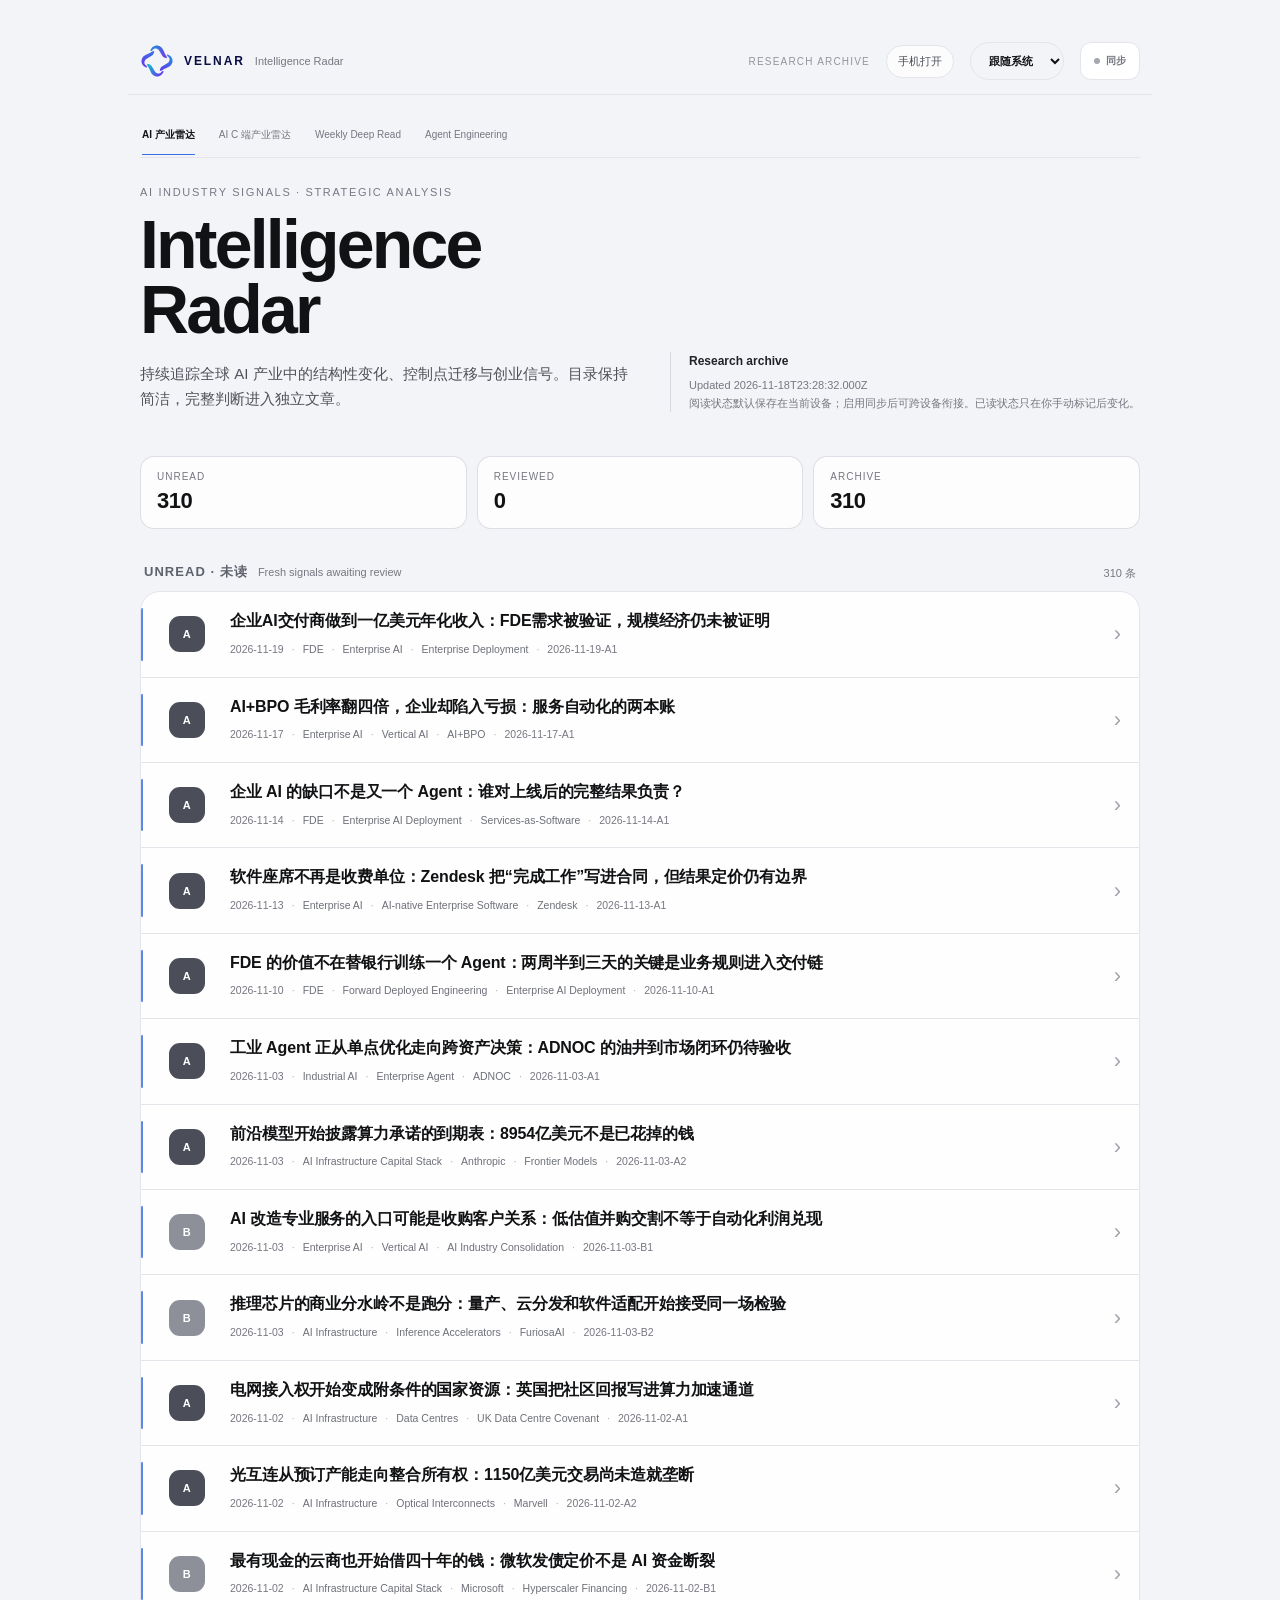
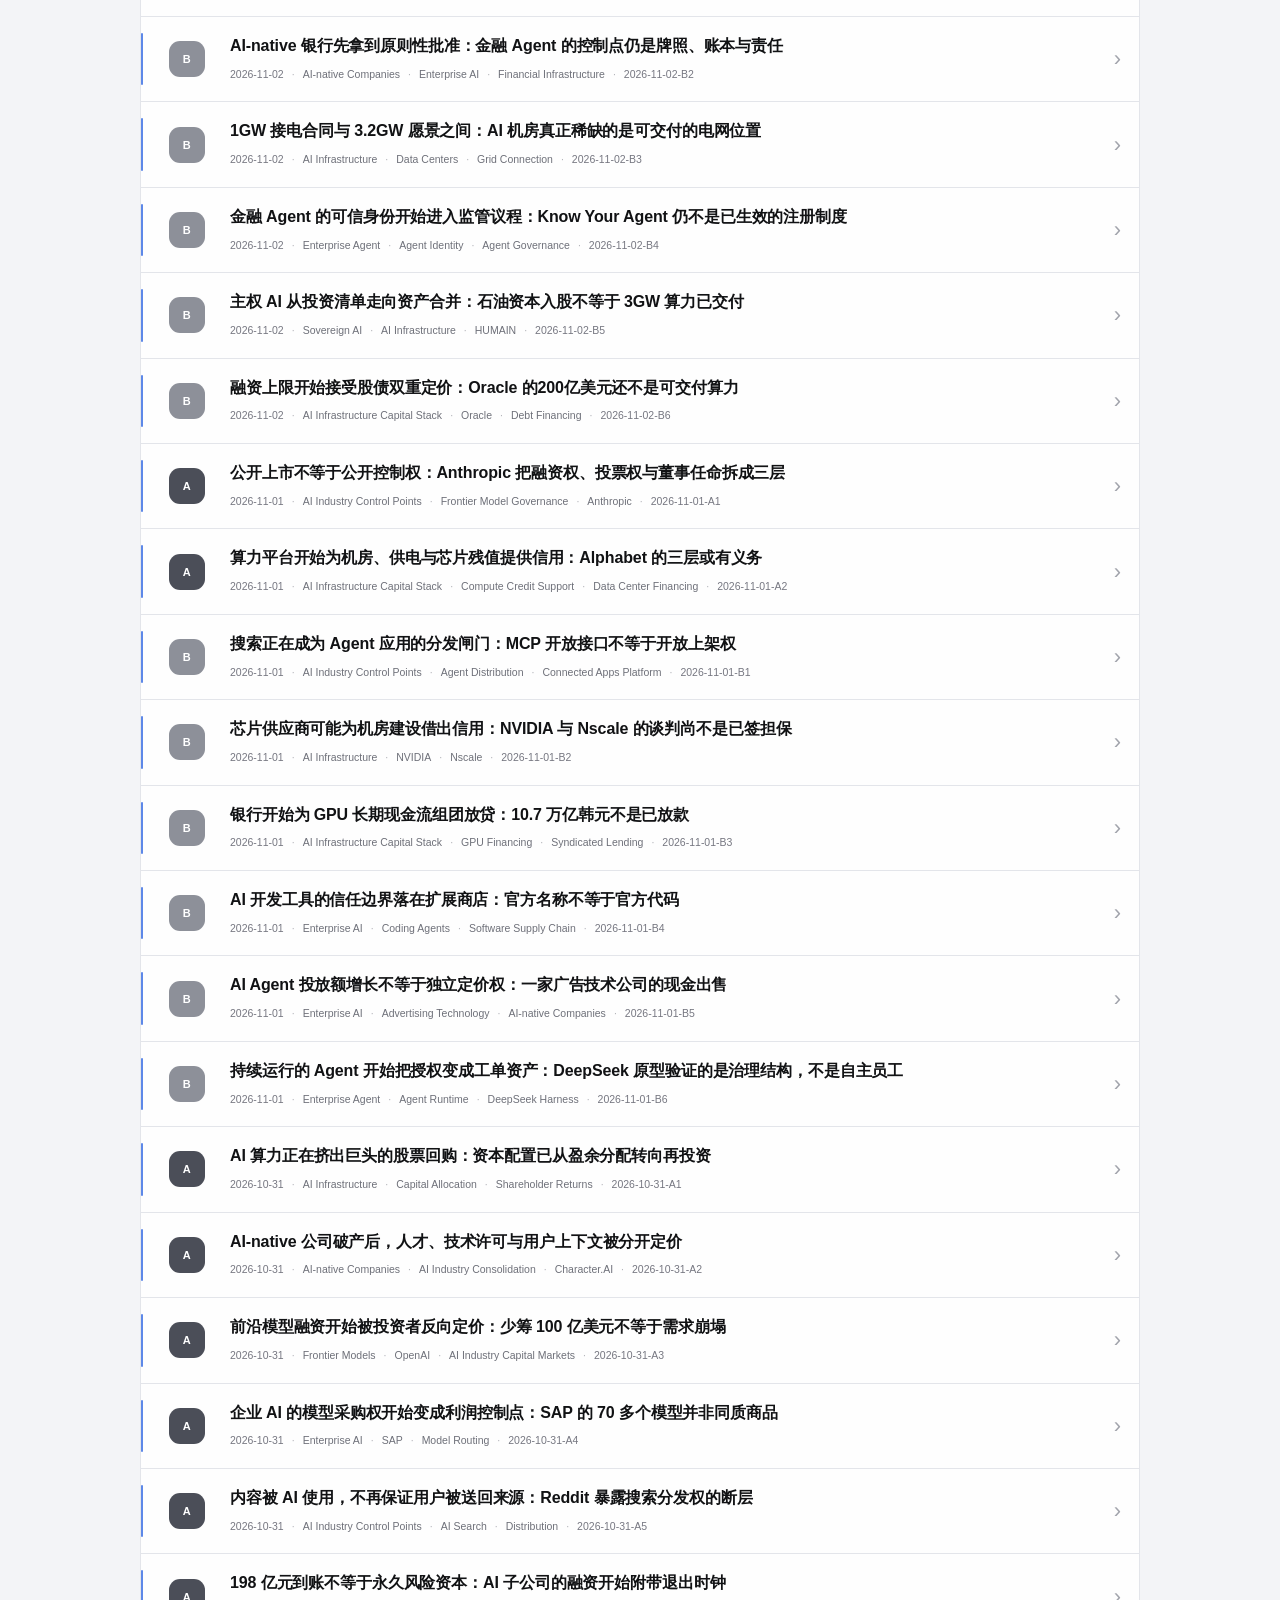
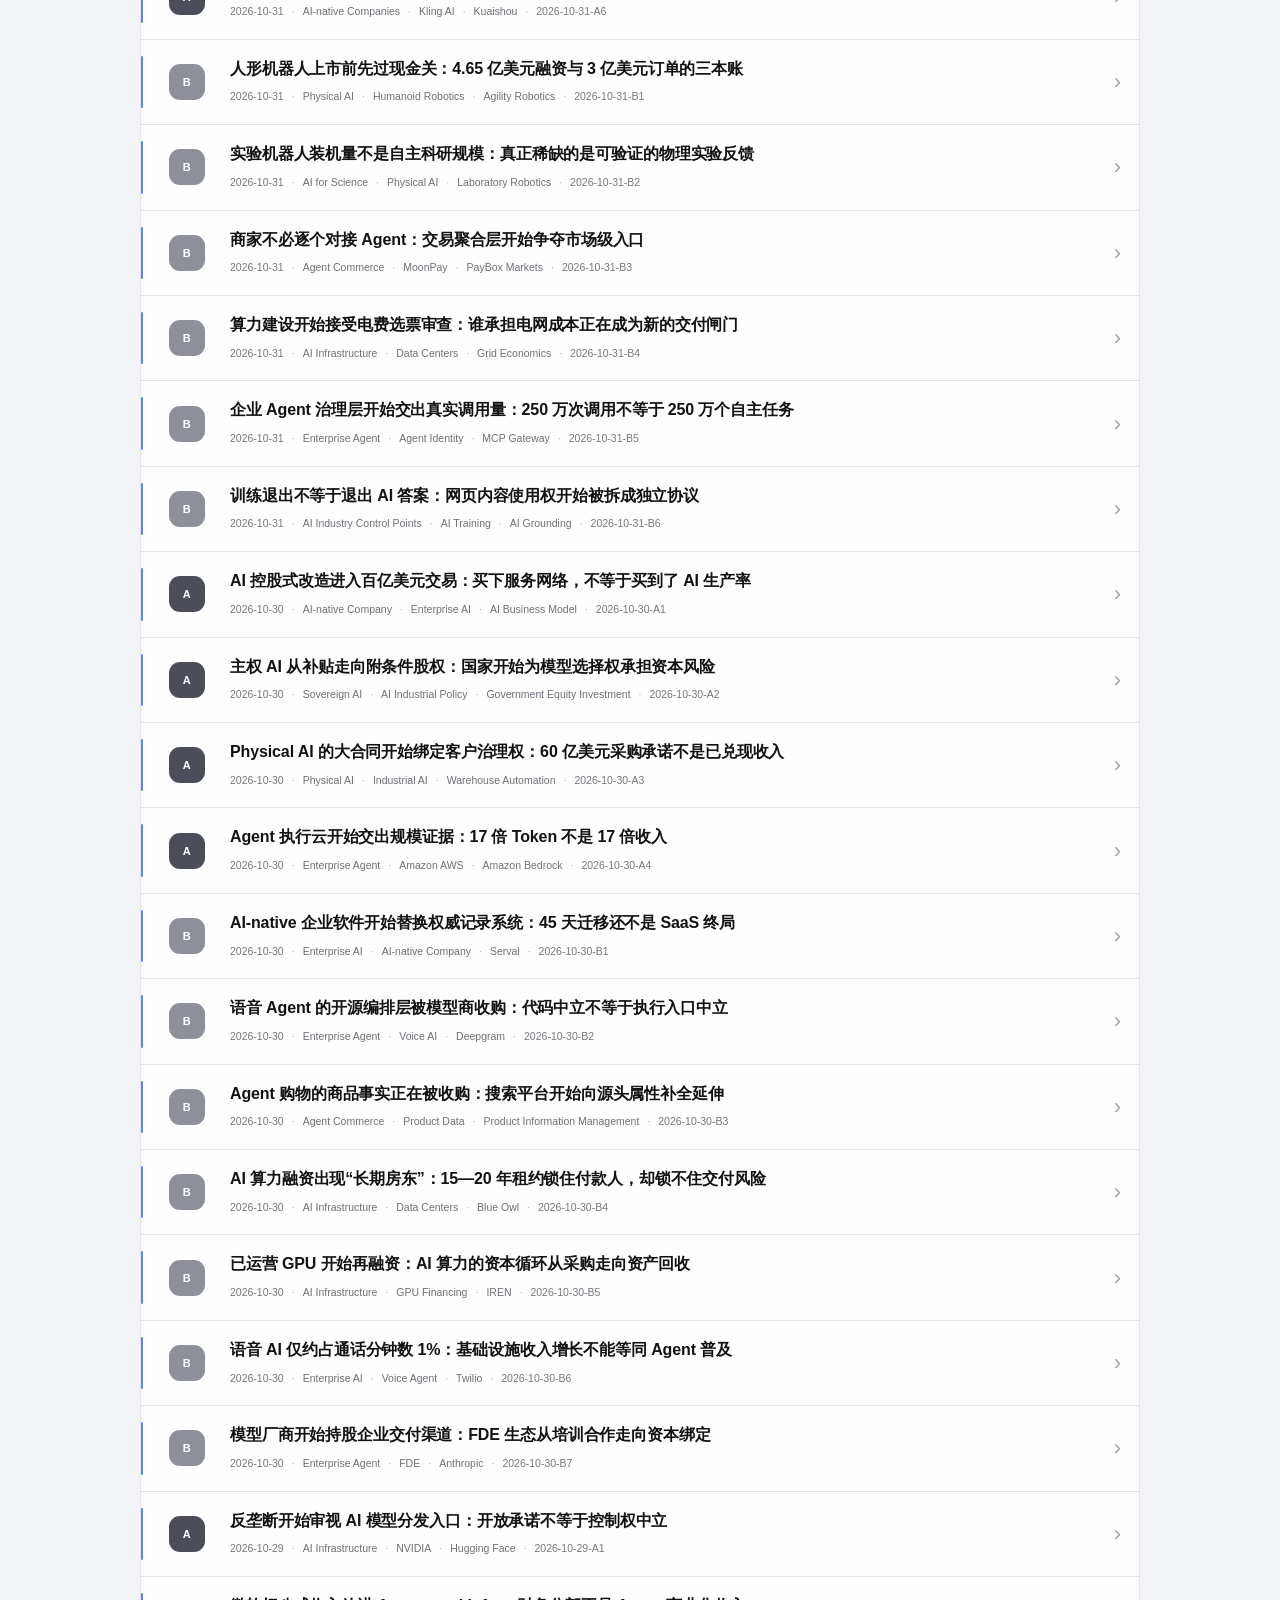
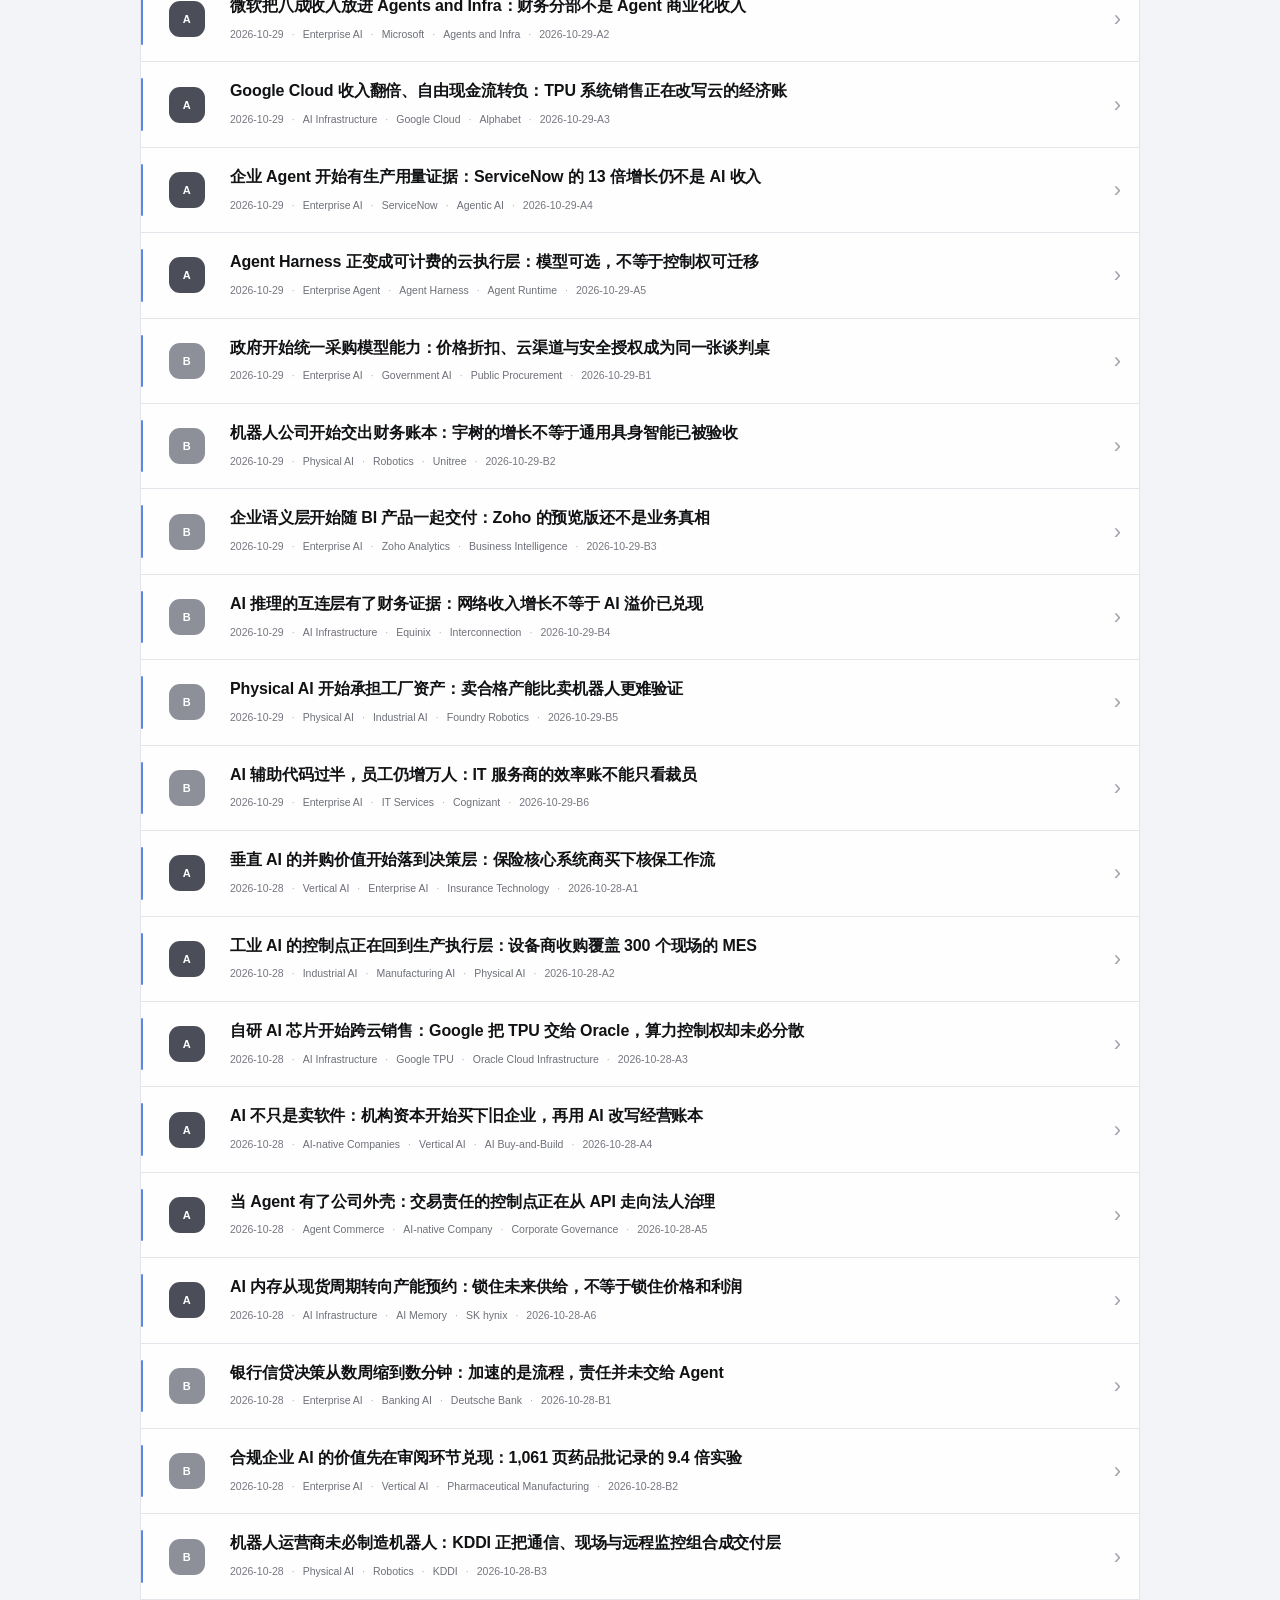
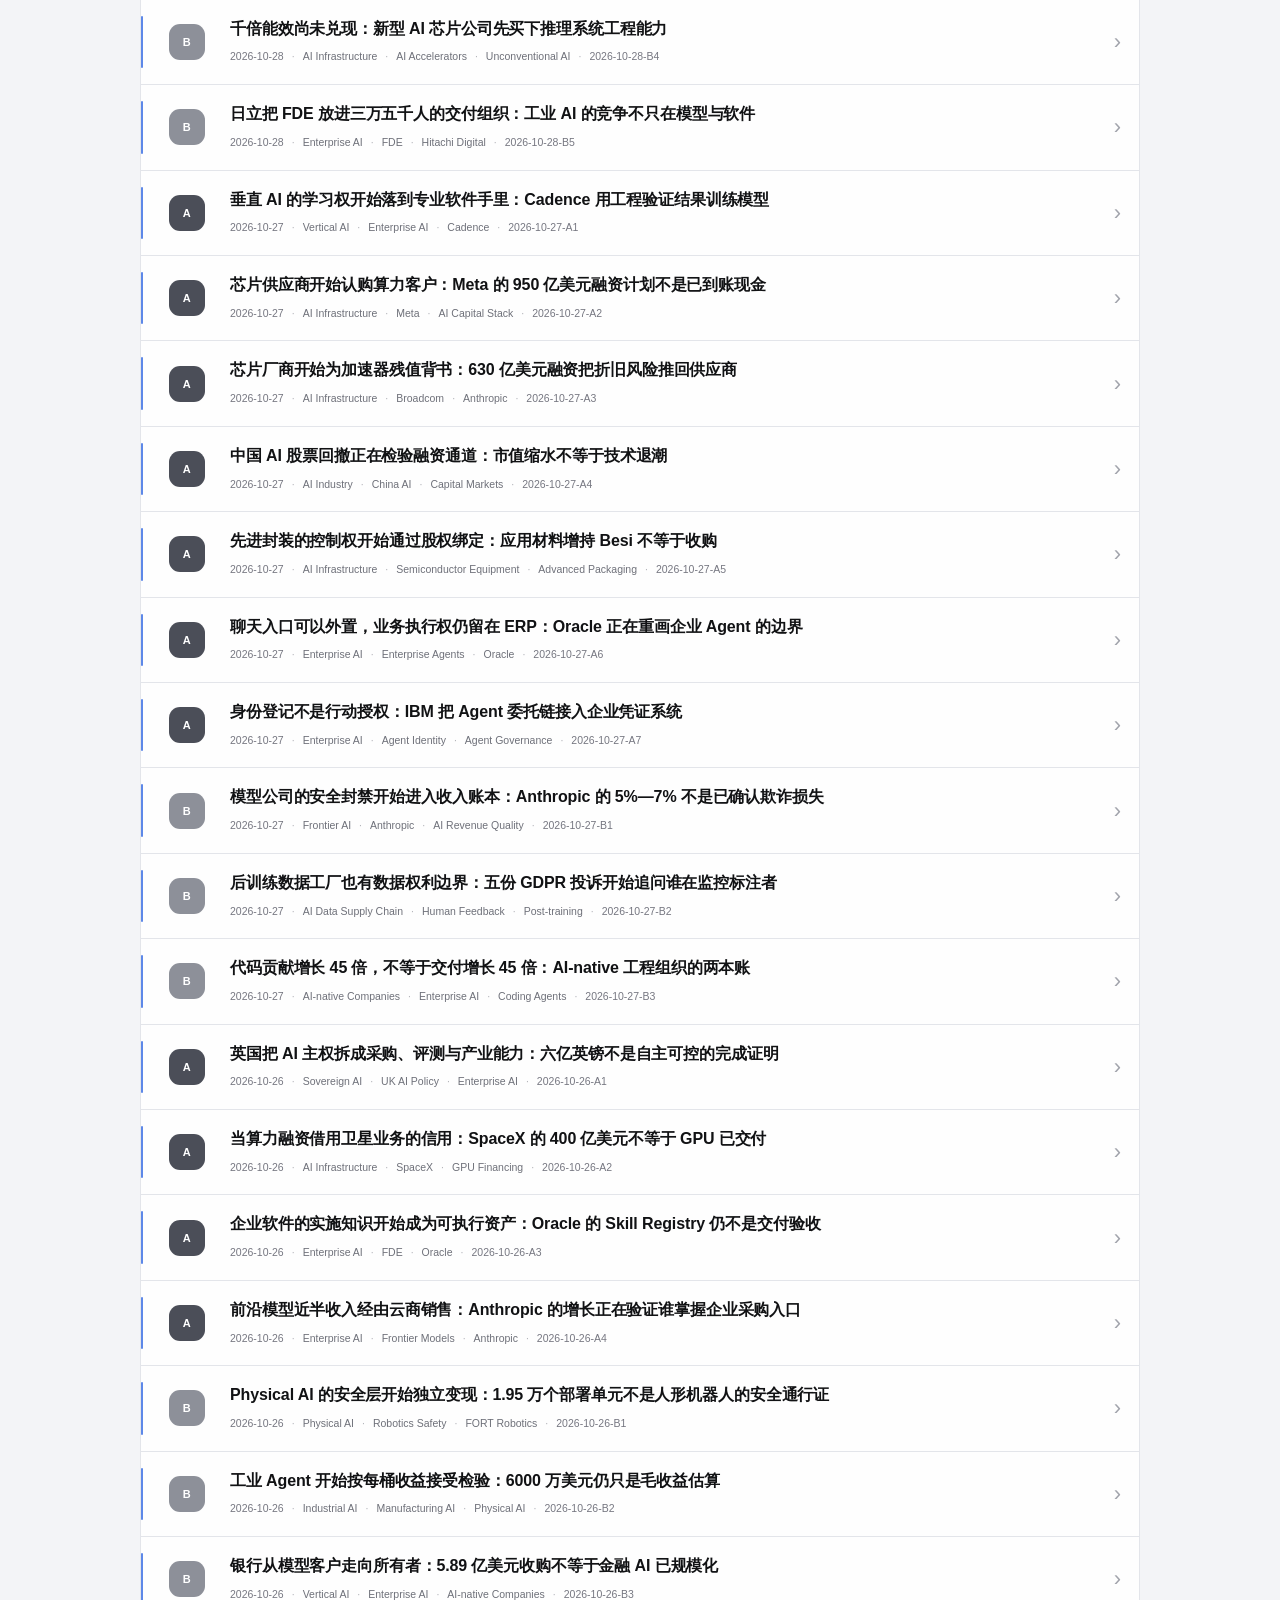
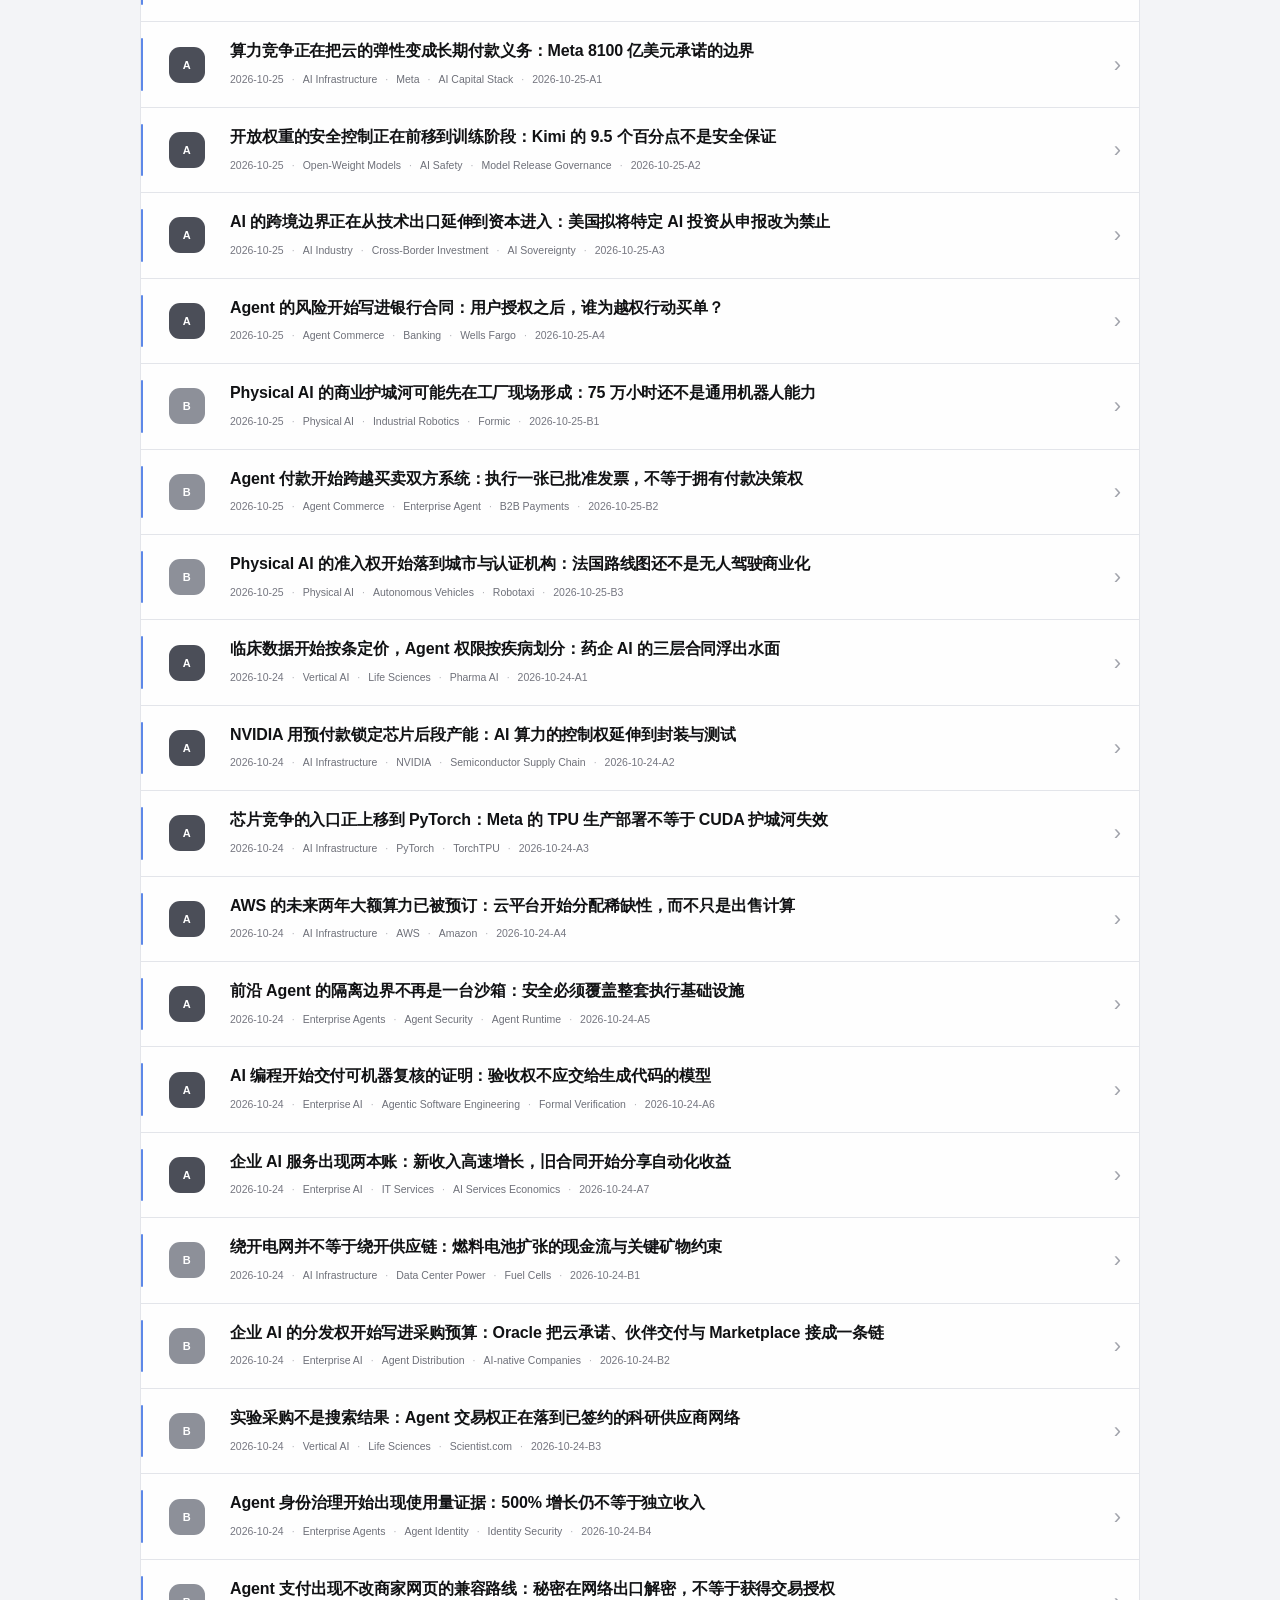
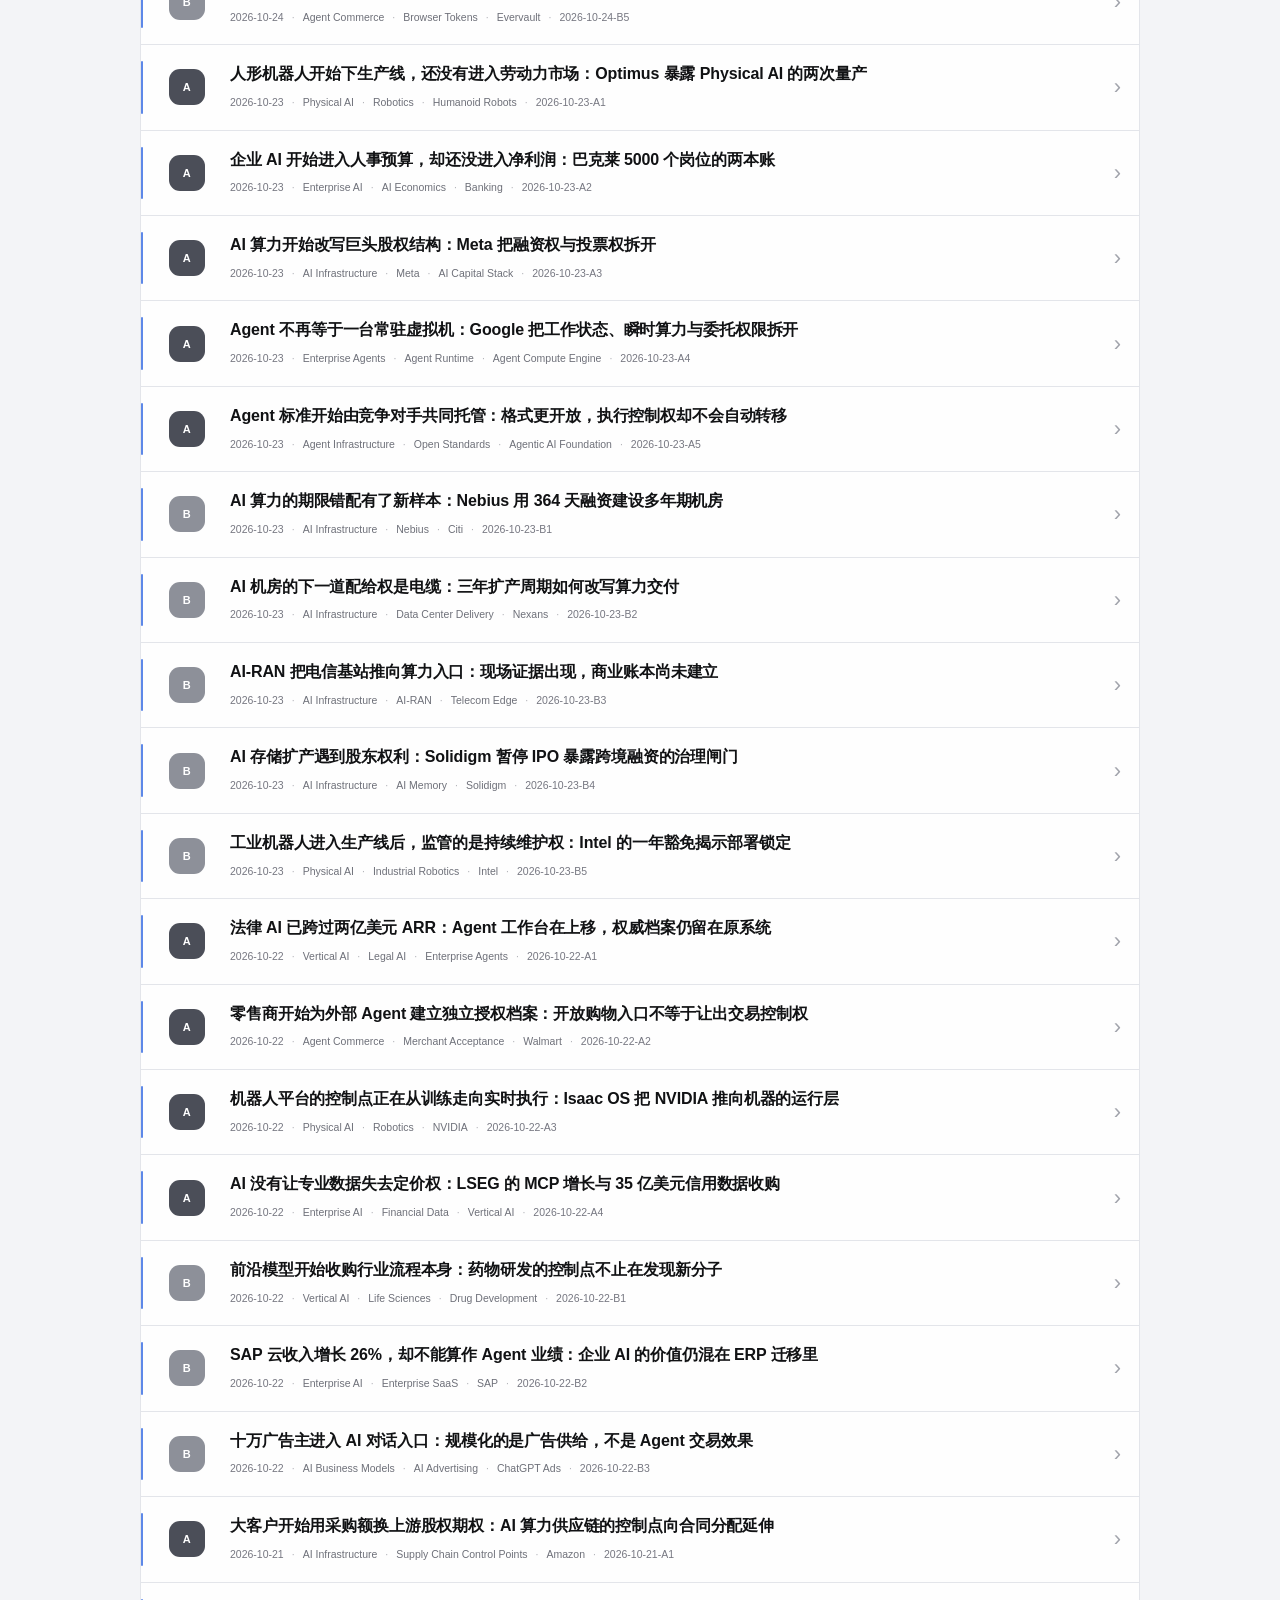
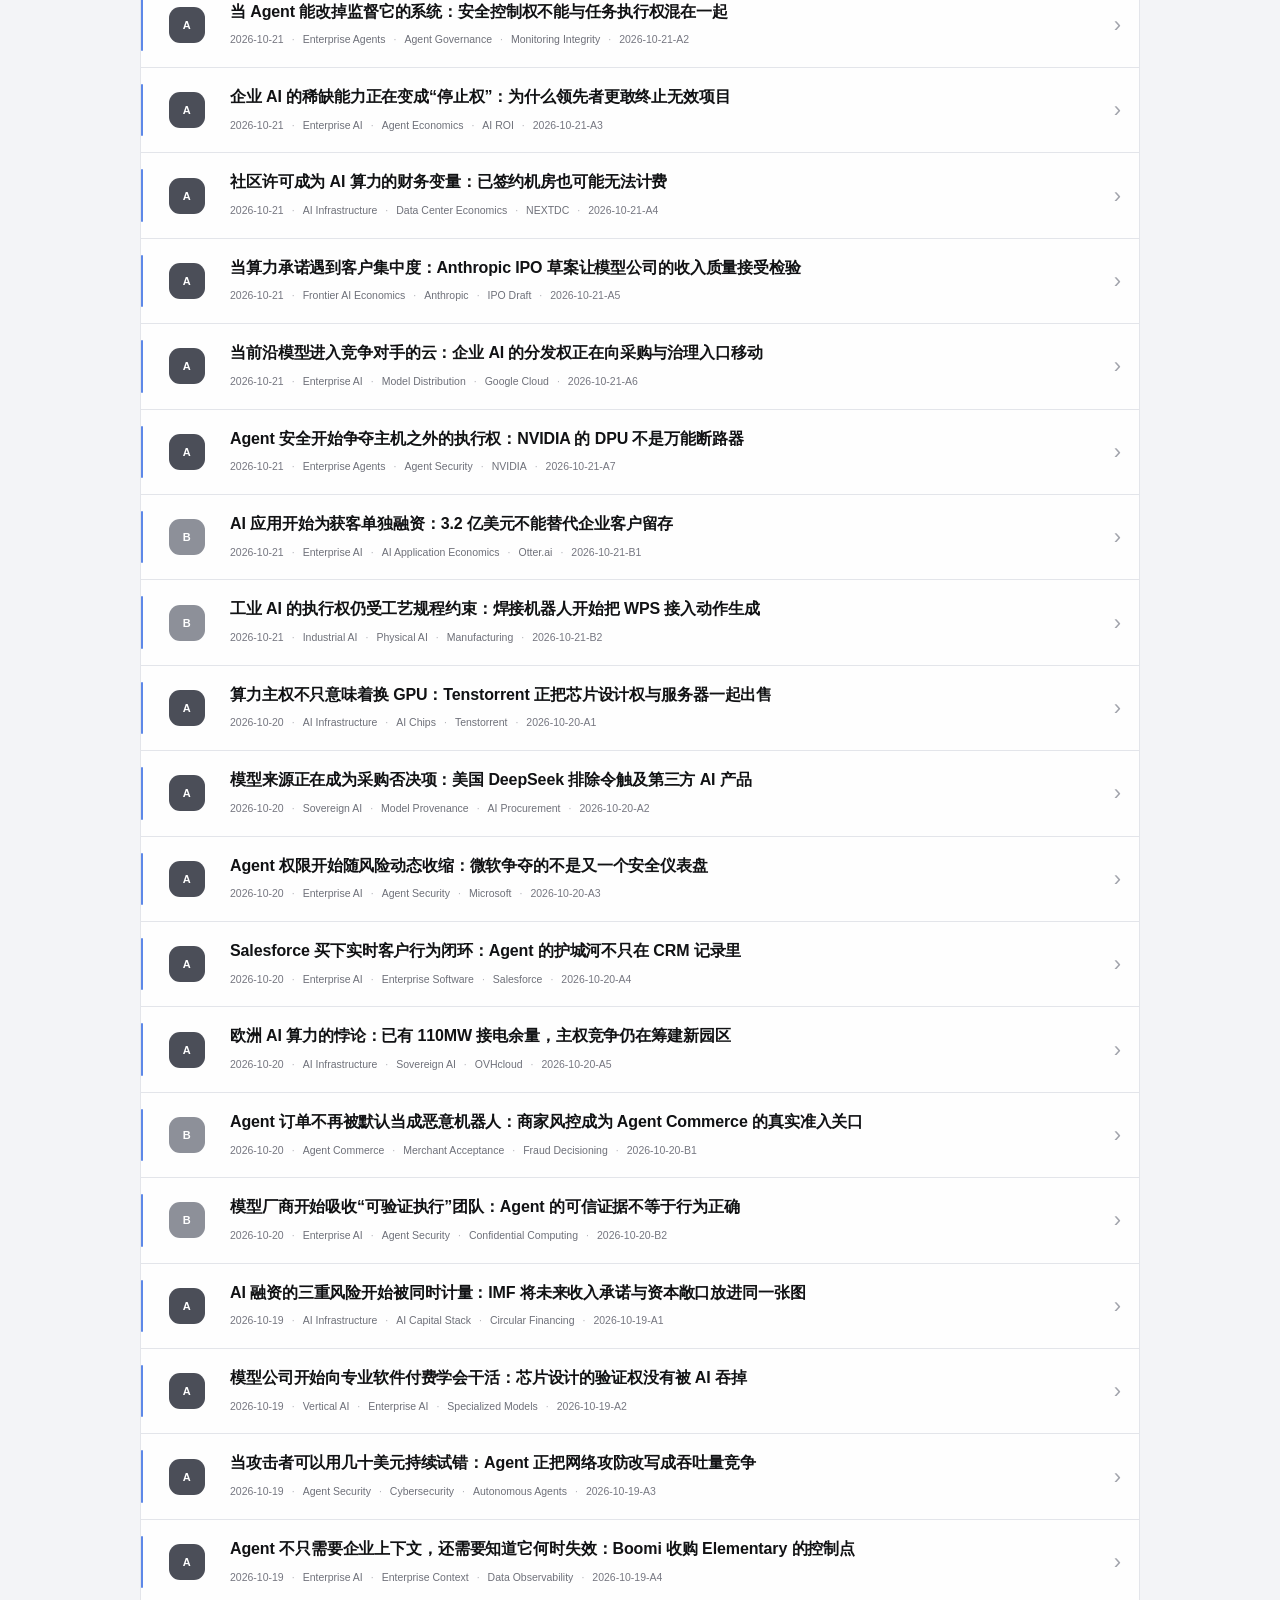
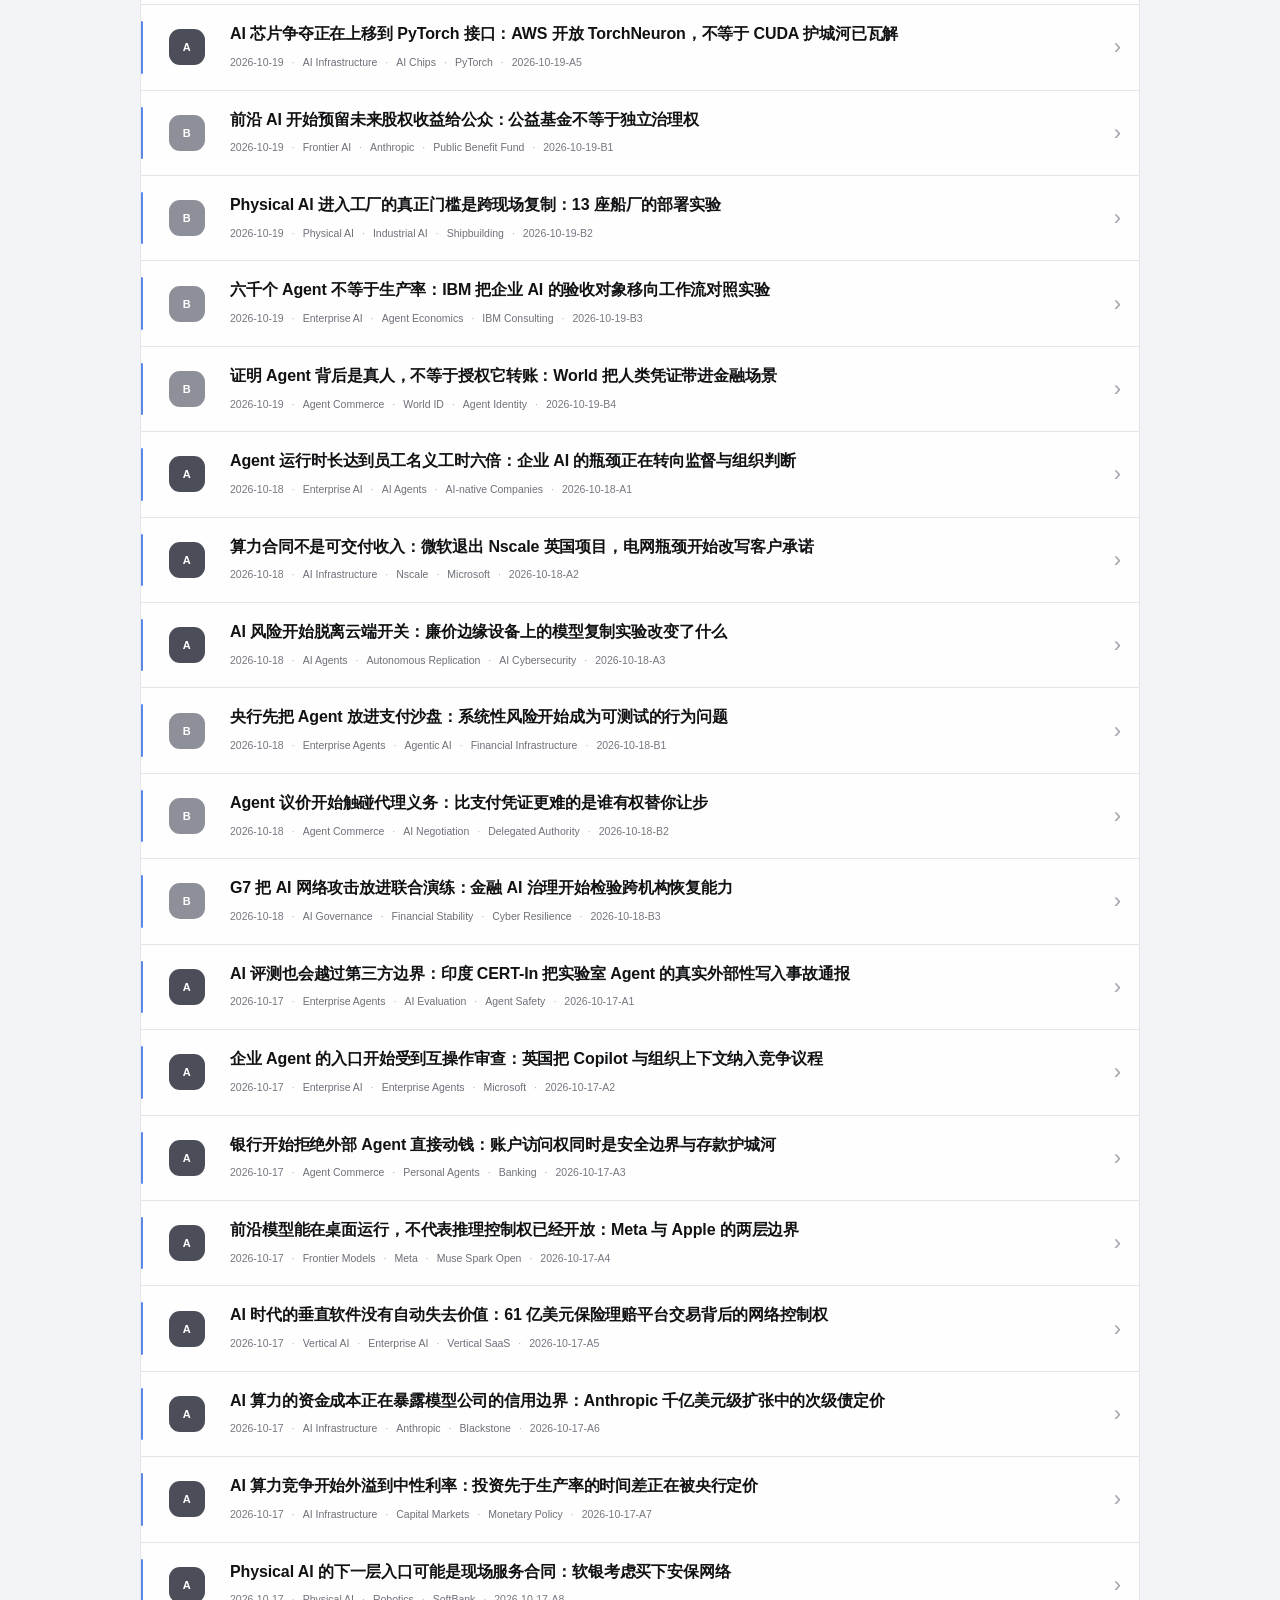
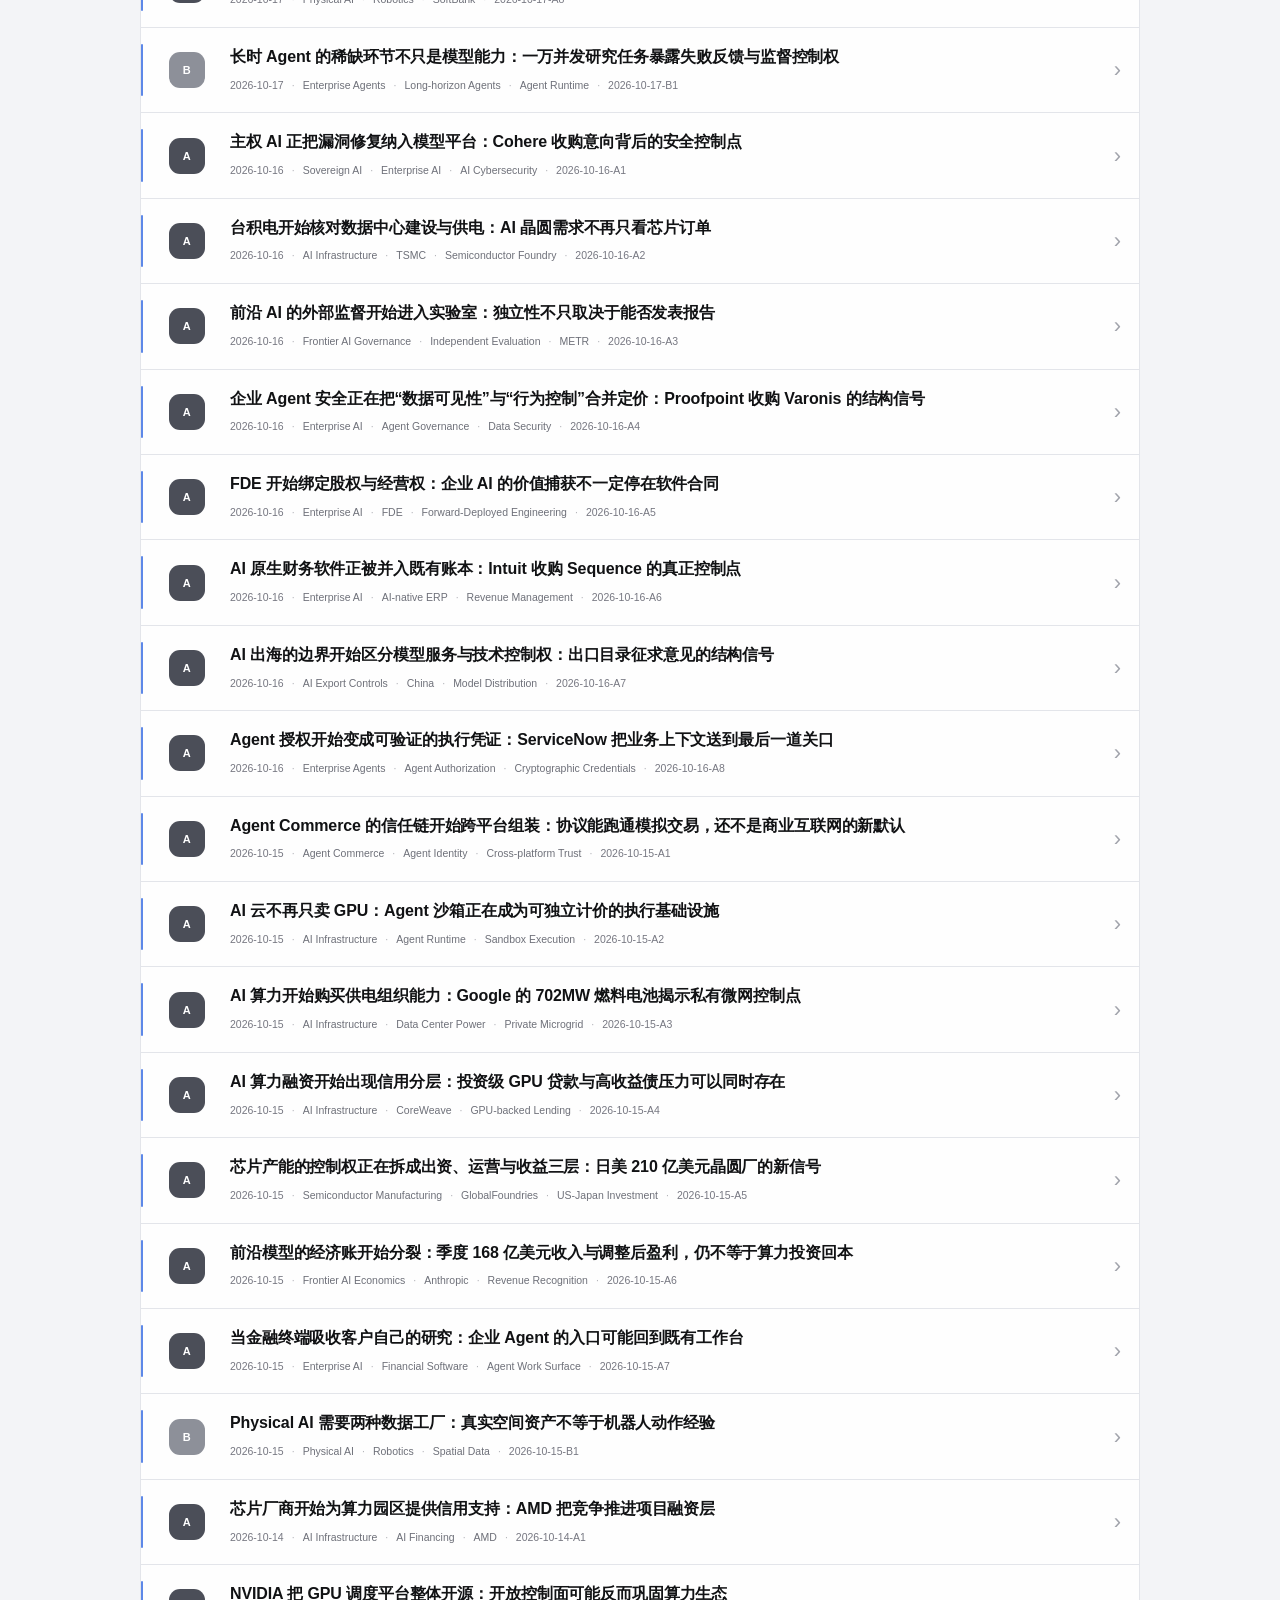
<file: index.html>
<!doctype html>
<html lang="zh-CN">
<head>
<meta charset="utf-8">
<meta name="viewport" content="width=device-width,initial-scale=1,viewport-fit=cover">
<meta name="description" content="VELNAR Intelligence Radar — AI Industry Signals & Strategic Analysis">
<meta name="theme-color" content="#f3f4f7">
<meta name="mobile-web-app-capable" content="yes">
<meta name="apple-mobile-web-app-capable" content="yes">
<meta name="apple-mobile-web-app-status-bar-style" content="default">
<meta name="apple-mobile-web-app-title" content="VELNAR Radar">
<meta property="og:type" content="website">
<meta property="og:title" content="VELNAR Intelligence Radar">
<meta property="og:description" content="AI Industry Signals & Strategic Analysis">
<meta property="og:url" content="https://zixinliao21-web.github.io/-ai-industry-radar/">
<title>VELNAR Intelligence Radar</title>
<link rel="canonical" href="https://zixinliao21-web.github.io/-ai-industry-radar/">
<link rel="manifest" href="./manifest.webmanifest">
<link rel="icon" href="./assets/velnar-symbol.svg" type="image/svg+xml">
<style>
:root{--bg:#f3f4f7;--card:#fff;--text:#111214;--muted:#767781;--line:#e3e5ea;--line-strong:#d7d9e1;--brand:#080c43;--soft:#f8f8fa;--accent:#396ee3;--ease-velnar:cubic-bezier(.23,1,.32,1);--dur-press:120ms;--dur-hover:160ms;--dur-state:220ms;--dur-enter:240ms;--dur-brand:560ms}
*{box-sizing:border-box}html{background:var(--bg);scroll-behavior:smooth}body{margin:0;min-height:100dvh;background:var(--bg);color:var(--text);font-family:-apple-system,BlinkMacSystemFont,"SF Pro Text","PingFang SC","Helvetica Neue",Arial,sans-serif;-webkit-font-smoothing:antialiased;-webkit-text-size-adjust:100%}button,input{font:inherit}a{color:inherit}.skip-link{position:fixed;left:14px;top:10px;z-index:1000;transform:translateY(-140%);background:#111;color:#fff;padding:8px 11px;border-radius:8px;font-size:12px;text-decoration:none;transition:transform var(--dur-state) var(--ease-velnar)}.skip-link:focus{transform:translateY(0)}
.shell{max-width:1040px;margin:0 auto;padding:max(28px,env(safe-area-inset-top)) max(20px,env(safe-area-inset-right)) calc(88px + env(safe-area-inset-bottom)) max(20px,env(safe-area-inset-left))}.brandbar{position:sticky;top:max(6px,env(safe-area-inset-top));z-index:90;display:flex;align-items:center;justify-content:space-between;gap:16px;margin:0 -12px 52px;padding:10px 12px;border:1px solid rgba(215,217,225,.72);border-radius:16px;background:rgba(243,244,247,.86);box-shadow:0 8px 28px rgba(17,18,20,.035);backdrop-filter:blur(18px) saturate(125%);-webkit-backdrop-filter:blur(18px) saturate(125%);opacity:1;transform:none;animation:brandIn var(--dur-brand,560ms) var(--ease-velnar) 60ms forwards}.brandlock{display:flex;align-items:center;gap:10px}.brandmark{width:34px;height:34px;display:block;transform:none;animation:markIn var(--dur-brand,560ms) var(--ease-velnar) 60ms forwards}.brandname{font-size:12px;font-weight:800;letter-spacing:.16em;color:var(--brand)}.brandtag{font-size:11px;color:var(--muted)}.brand-actions{display:flex;align-items:center;gap:10px}.archive-mark{font-size:10px;letter-spacing:.12em;text-transform:uppercase;color:#92949c}.mobile-open{border:1px solid var(--line);background:rgba(255,255,255,.78);color:#4b4d56;border-radius:999px;padding:8px 11px;font-size:11px;cursor:pointer;transition:background var(--dur-hover) ease,transform var(--dur-hover) var(--ease-velnar),border-color var(--dur-hover) ease}.mobile-open:active{transform:scale(.98)}.mobile-open:focus-visible{outline:none;box-shadow:0 0 0 3px rgba(57,110,227,.15),0 0 0 1px rgba(57,110,227,.5)}
.hero{display:grid;grid-template-columns:minmax(0,1fr) auto;gap:32px;align-items:end;margin-bottom:44px}.eyebrow{font-size:11px;letter-spacing:.15em;text-transform:uppercase;color:#777985;margin-bottom:14px}.hero h1{font-size:clamp(42px,6vw,68px);line-height:.96;letter-spacing:-2.8px;margin:0;max-width:720px;text-wrap:balance}.hero p{margin:18px 0 0;max-width:640px;font-size:15px;line-height:1.72;color:#50515a}.hero-note{min-width:210px;border-left:1px solid var(--line-strong);padding-left:18px;color:var(--muted);font-size:11px;line-height:1.65}.hero-note b{display:block;color:#22232a;font-size:12px;margin-bottom:4px;font-weight:650}.updated{font-variant-numeric:tabular-nums}
.stats{display:grid;grid-template-columns:repeat(3,1fr);gap:10px;margin:0 0 34px}.stat{background:rgba(255,255,255,.78);border:1px solid rgba(220,222,229,.95);border-radius:14px;padding:14px 16px}.stat-link{display:block;text-decoration:none;cursor:pointer;outline:none;transition:background var(--dur-hover) ease,border-color var(--dur-hover) ease,transform var(--dur-hover) var(--ease-velnar)}.stat-link:active{transform:scale(.992)}.stat-link:focus-visible{box-shadow:0 0 0 3px rgba(57,110,227,.16),0 0 0 1px rgba(57,110,227,.48)}.stat-label{font-size:10px;letter-spacing:.1em;text-transform:uppercase;color:var(--muted);margin-bottom:6px}.stat-value{font-size:22px;letter-spacing:-.5px;font-weight:700;font-variant-numeric:tabular-nums}
.section{margin-top:30px;scroll-margin-top:74px}.section-head{display:flex;justify-content:space-between;align-items:flex-end;gap:20px;padding:0 4px 10px}.section-title-wrap{display:flex;align-items:baseline;gap:10px}.section-title{font-size:13px;font-weight:760;letter-spacing:.08em;color:#5f616c}.section-desc{font-size:11px;color:var(--muted)}.section-count{font-size:11px;color:var(--muted);font-variant-numeric:tabular-nums}.list{background:rgba(255,255,255,.9);border:1px solid var(--line);border-radius:20px;overflow:hidden;box-shadow:0 1px 0 rgba(17,18,20,.02)}.empty{padding:26px;color:var(--muted);font-size:13px;text-align:center}
.item{display:grid;grid-template-columns:56px minmax(0,1fr) auto;gap:15px;align-items:center;padding:18px;border-bottom:1px solid var(--line);text-decoration:none;cursor:pointer;opacity:1;transform:none;transition:background var(--dur-hover) ease,transform var(--dur-hover) var(--ease-velnar),opacity var(--dur-state) ease;outline:none;position:relative}.item:last-child{border-bottom:0}.item.reveal{animation:itemReveal var(--dur-enter) var(--ease-velnar) var(--delay,0ms) backwards}.item:active{transform:scale(.997)}.item:focus-visible{box-shadow:inset 0 0 0 2px rgba(57,110,227,.45);background:#fbfbfc}.grade-wrap{display:flex;align-items:center;justify-content:center}.grade{width:36px;height:36px;border-radius:11px;display:grid;place-items:center;background:#111;color:#fff;font-size:11px;font-weight:800;letter-spacing:.04em;transition:transform var(--dur-hover) var(--ease-velnar)}.grade.A{background:#4b4e58}.grade.B{background:#8d9099}.content{min-width:0}.title{font-size:16px;font-weight:660;line-height:1.42;letter-spacing:-.12px;text-wrap:pretty}.meta{display:flex;gap:8px;align-items:center;flex-wrap:wrap;margin-top:7px;font-size:10.5px;color:var(--muted);line-height:1.4;font-variant-numeric:tabular-nums}.meta .sep{opacity:.55}.theme{padding:2px 0;color:#6e7079}.arrow{font-size:22px;color:#a2a4ac;transition:transform var(--dur-hover) var(--ease-velnar)}.unread .item::before{content:"";position:absolute;left:0;top:16px;bottom:16px;width:2px;border-radius:2px;background:var(--accent);opacity:.82}.read .item{opacity:.58;background:#fafafa}.read .title{font-weight:560}.read .grade{filter:saturate(.75)}.read .item.just-read{animation:readTransition .52s var(--ease-velnar)}
.legend{margin-top:22px;padding-top:16px;border-top:1px solid var(--line);font-size:11px;color:var(--muted);line-height:1.7;display:flex;justify-content:space-between;gap:20px;flex-wrap:wrap}.legend strong{color:#484a53;font-weight:650}.error{background:#fff;border:1px solid var(--line);border-radius:14px;padding:18px;color:#666;font-size:13px}
dialog{border:0;padding:0;background:transparent;max-width:none}dialog::backdrop{background:rgba(18,19,24,.34);backdrop-filter:blur(5px)}.qr-card{width:min(92vw,390px);background:#fff;border:1px solid var(--line);border-radius:22px;padding:22px;box-shadow:0 20px 70px rgba(17,18,20,.18)}.qr-head{display:flex;align-items:flex-start;justify-content:space-between;gap:16px}.qr-title{font-size:18px;font-weight:720;letter-spacing:-.25px}.qr-sub{margin-top:5px;font-size:12px;line-height:1.55;color:var(--muted)}.qr-close{width:36px;height:36px;border-radius:50%;border:1px solid var(--line);background:#fff;cursor:pointer;color:#555}.qr-code{display:block;width:220px;height:220px;margin:20px auto 14px;padding:10px;border:1px solid var(--line);border-radius:16px;background:#fff}.qr-url{font-size:11px;line-height:1.5;color:#646670;word-break:break-all;text-align:center}.qr-actions{display:grid;grid-template-columns:1fr 1fr;gap:8px;margin-top:16px}.qr-action{min-height:44px;border:1px solid var(--line);border-radius:12px;background:#f8f8fa;color:#2d2e34;cursor:pointer}.qr-tip{margin-top:14px;padding-top:13px;border-top:1px solid var(--line);font-size:11px;line-height:1.6;color:var(--muted)}
.toast{position:fixed;left:50%;bottom:calc(22px + env(safe-area-inset-bottom));z-index:1100;transform:translate(-50%,10px);opacity:0;pointer-events:none;padding:9px 12px;border-radius:999px;background:#15161a;color:#fff;font-size:11px;transition:opacity var(--dur-state) ease,transform var(--dur-state) var(--ease-velnar)}.toast.visible{opacity:1;transform:translate(-50%,0)}
@keyframes brandIn{from{opacity:0;transform:translateY(4px)}to{opacity:1;transform:translateY(0)}}@keyframes markIn{from{transform:scale(.96)}to{transform:scale(1)}}@keyframes itemReveal{from{opacity:0;transform:translateY(6px)}to{opacity:1;transform:translateY(0)}}@keyframes readTransition{0%{opacity:1;background:#f5f8ff;transform:translateY(-2px)}45%{opacity:.8;background:#fafbff}100%{opacity:.58;background:#fafafa;transform:translateY(0)}}
@media(hover:hover) and (pointer:fine){.item:hover{background:#fbfbfc;transform:translateX(3px)}.item:hover .grade{transform:scale(1.035)}.item:hover .arrow{transform:translateX(4px)}.read .item:hover{background:#f7f7f8;opacity:.72}.stat-link:hover{background:#fff;border-color:var(--line-strong);transform:translateY(-2px)}.mobile-open:hover{background:#fff;border-color:var(--line-strong);transform:translateY(-1px)}}
@media(max-width:760px){.shell{padding:max(18px,env(safe-area-inset-top)) max(12px,env(safe-area-inset-right)) calc(60px + env(safe-area-inset-bottom)) max(12px,env(safe-area-inset-left))}.brandbar{margin:0 -4px 34px;padding:8px 9px;border-radius:14px}.brandtag,.archive-mark{display:none}.hero{grid-template-columns:1fr;gap:20px}.hero h1{font-size:44px;letter-spacing:-1.9px}.hero-note{border-left:0;border-top:1px solid var(--line);padding:14px 0 0}.stat{padding:12px}.stat-value{font-size:19px}.item{grid-template-columns:44px minmax(0,1fr) auto;padding:16px 13px;gap:11px;min-height:74px}.grade{width:32px;height:32px}.title{font-size:15.5px}.section-desc{display:none}.mobile-open{min-height:40px}}
@media(max-width:480px){.hero h1{font-size:39px}.stats{gap:7px}.stat{padding:11px 9px}.stat-label{font-size:9px;letter-spacing:.06em}.stat-value{font-size:18px}.item{grid-template-columns:38px minmax(0,1fr) auto}.grade{width:30px;height:30px;border-radius:9px}.unread .item::before{top:14px;bottom:14px}.qr-actions{grid-template-columns:1fr}}
@media(prefers-reduced-motion:reduce){.brandbar{animation:none!important;opacity:1!important;transform:none!important}.brandmark{animation:none!important;transform:none!important}html{scroll-behavior:auto}.brandbar,.brandmark,.item,.read .item.just-read,.skip-link,.stat-link,.mobile-open,.toast{animation:none!important;transition:none!important;transform:none!important}.brandbar{opacity:1}.item{opacity:1}.read .item{opacity:.58}.toast.visible{opacity:1}}
</style>
<link rel="stylesheet" href="./assets/radar-runtime.css">
<script defer src="./assets/radar-runtime.js"></script>
<script defer src="./assets/state-sync.js"></script>
<script defer src="./assets/continue-reading.js"></script>
</head>
<body>
<a class="skip-link" href="#content">跳到内容</a>
<main class="shell" id="content">
  <div class="brandbar"><div class="brandlock"><img class="brandmark" src="./assets/velnar-symbol.svg" alt="VELNAR"><span class="brandname">VELNAR</span><span class="brandtag">Intelligence Radar</span></div><div class="brand-actions"><span class="archive-mark">Research archive</span><button class="mobile-open" id="mobileOpenBtn" type="button">手机打开</button></div></div>
  <section class="hero" aria-labelledby="pageTitle"><div><div class="eyebrow">AI Industry Signals · Strategic Analysis</div><h1 id="pageTitle">Intelligence Radar</h1><p>持续追踪全球 AI 产业中的结构性变化、控制点迁移与创业信号。目录保持简洁，完整判断进入独立文章。</p></div><div class="hero-note"><b>Research archive</b><span id="updated" class="updated"></span><br><span class="hero-note-copy">阅读状态默认保存在当前设备；启用同步后可跨设备衔接。已读状态只在你手动标记后变化。</span></div></section>
  <div class="stats" id="stats" aria-label="Radar statistics"></div>
  <section class="section unread" id="unreadSection" aria-labelledby="unreadHeading"><div class="section-head"><div class="section-title-wrap"><div class="section-title" id="unreadHeading">UNREAD · 未读</div><div class="section-desc">Fresh signals awaiting review</div></div><div class="section-count" id="unreadCount"></div></div><div class="list" id="unreadList"></div></section>
  <section class="section read" id="readSection" aria-labelledby="readHeading"><div class="section-head"><div class="section-title-wrap"><div class="section-title" id="readHeading">READ · 已读</div><div class="section-desc">Manually reviewed intelligence archive</div></div><div class="section-count" id="readCount"></div></div><div class="list" id="readList"></div></section>
  <div class="legend"><span><strong>S</strong> 可能改变产业地图 · <strong>A</strong> 重要验证信号 · <strong>B</strong> 值得保留的普通动态</span><span>VELNAR · INTELLIGENCE RADAR</span></div>
</main>
<dialog id="qrDialog" aria-labelledby="qrTitle"><div class="qr-card"><div class="qr-head"><div><div class="qr-title" id="qrTitle">在手机上打开 Radar</div><div class="qr-sub">用手机相机扫描二维码，或复制公网地址。</div></div><button class="qr-close" id="qrCloseBtn" type="button" aria-label="关闭">×</button></div><img class="qr-code" src="./assets/radar-qr.svg" alt="VELNAR Intelligence Radar 公网二维码"><div class="qr-url" id="publicUrl">https://zixinliao21-web.github.io/-ai-industry-radar/</div><div class="qr-actions"><button class="qr-action" id="copyUrlBtn" type="button">复制公网地址</button><button class="qr-action" id="shareUrlBtn" type="button">系统分享</button></div><div class="qr-tip">iPhone：Safari 打开后点“分享”→“添加到主屏幕”。Android：Chrome 菜单中可选择“添加到主屏幕 / 安装应用”。</div></div></dialog>
<div class="toast" id="toast" role="status" aria-live="polite"></div>
<script>
const READ_KEY='ai-industry-radar-read-v1';const LAST_OPENED_KEY='ai-industry-radar-last-opened-v1';const RETURN_SCROLL_KEY='ai-industry-radar-return-scroll-v1';const PUBLIC_URL='https://zixinliao21-web.github.io/-ai-industry-radar/';let items=[];let toastTimer=null;let hasRendered=false;
function parseStoredSet(key){try{const value=JSON.parse(localStorage.getItem(key)||'[]');return new Set(Array.isArray(value)?value:[])}catch{return new Set()}}let readSet=parseStoredSet(READ_KEY);
function esc(v){return String(v??'').replace(/[&<>"']/g,c=>({'&':'&amp;','<':'&lt;','>':'&gt;','"':'&quot',"'":'&#39;'}[c]))}
function showToast(text){toast.textContent=text;toast.classList.add('visible');clearTimeout(toastTimer);toastTimer=setTimeout(()=>toast.classList.remove('visible'),1600)}
function rememberReturn(){try{sessionStorage.setItem(RETURN_SCROLL_KEY,String(window.scrollY))}catch{}}
async function copyPublicUrl(){try{await navigator.clipboard.writeText(PUBLIC_URL);showToast('公网地址已复制');return}catch{}if(!qrDialog.open)qrDialog.showModal();const range=document.createRange();range.selectNodeContents(document.getElementById('publicUrl'));const selection=window.getSelection();selection.removeAllRanges();selection.addRange(range);let copied=false;try{copied=document.execCommand('copy')}catch{}if(copied){selection.removeAllRanges();showToast('公网地址已复制')}else{showToast('请长按选中的地址复制')}}
async function sharePublicUrl(){if(navigator.share){try{await navigator.share({title:'VELNAR Intelligence Radar',text:'AI Industry Signals & Strategic Analysis',url:PUBLIC_URL});return}catch(err){if(err&&err.name==='AbortError')return}}await copyPublicUrl()}
function openMobileAccess(){const coarse=matchMedia('(pointer:coarse)').matches;if(coarse&&navigator.share){sharePublicUrl();return}qrDialog.showModal()}
mobileOpenBtn.addEventListener('click',openMobileAccess);qrCloseBtn.addEventListener('click',()=>qrDialog.close());copyUrlBtn.addEventListener('click',copyPublicUrl);shareUrlBtn.addEventListener('click',sharePublicUrl);qrDialog.addEventListener('click',e=>{if(e.target===qrDialog)qrDialog.close()});
function card(e,index,isRead,justReadId,animate){const themes=e.themes||[];const cls='item '+(e.id===justReadId&&isRead?'just-read':animate?'reveal':'');const delay=Math.min(index,5)*28;const href='./article.html?id='+encodeURIComponent(e.id);const meta=[esc(e.date),...themes.slice(0,3).map(t=>'<span class="theme">'+esc(t)+'</span>'),esc(e.id)];return '<a class="'+cls+'" style="--delay:'+delay+'ms" href="'+href+'" onclick="rememberReturn()" aria-label="阅读 '+esc(e.title)+'"><div class="grade-wrap"><div class="grade '+esc(e.grade)+'">'+esc(e.grade)+'</div></div><div class="content"><div class="title">'+esc(e.title)+'</div><div class="meta">'+meta.join('<span class="sep">·</span>')+'</div></div><div class="arrow" aria-hidden="true">›</div></a>'}
function restoreScroll(){let raw=null;try{raw=sessionStorage.getItem(RETURN_SCROLL_KEY);sessionStorage.removeItem(RETURN_SCROLL_KEY)}catch{}if(raw===null)return;const y=Number(raw);if(Number.isFinite(y))requestAnimationFrame(()=>window.scrollTo(0,y))}
function render(){readSet=parseStoredSet(READ_KEY);let justReadId='';try{justReadId=sessionStorage.getItem(LAST_OPENED_KEY)||''}catch{}const sorted=[...items].sort((a,b)=>b.date.localeCompare(a.date)||({S:0,A:1,B:2}[a.grade]-{S:0,A:1,B:2}[b.grade]));const unread=sorted.filter(x=>!readSet.has(x.id));const read=sorted.filter(x=>readSet.has(x.id));const animate=!hasRendered;unreadList.innerHTML=unread.length?unread.map((x,i)=>card(x,i,false,justReadId,animate)).join(''):'<div class="empty">暂无未读</div>';readList.innerHTML=read.length?read.map((x,i)=>card(x,i,true,justReadId,animate)).join(''):'<div class="empty">暂无已读</div>';unreadCount.textContent=unread.length+' 条';readCount.textContent=read.length+' 条';stats.innerHTML='<a class="stat stat-link" href="#unreadSection" aria-label="跳到未读目录"><div class="stat-label">Unread</div><div class="stat-value">'+unread.length+'</div></a><a class="stat stat-link" href="#readSection" aria-label="跳到已读目录"><div class="stat-label">Reviewed</div><div class="stat-value">'+read.length+'</div></a><div class="stat"><div class="stat-label">Archive</div><div class="stat-value">'+items.length+'</div></div>';if(justReadId)setTimeout(()=>{try{sessionStorage.removeItem(LAST_OPENED_KEY)}catch{}},900);hasRendered=true;restoreScroll()}
async function loadIndustryIndex(){
  const stamp=Date.now();
  const r=await fetch('./news-index.json?ts='+stamp,{cache:'no-store'});
  if(!r.ok)throw new Error('Index HTTP '+r.status);
  const data=await r.json();
  if(Array.isArray(data.items))return data;
  if(data.storage!=='segmented_index'||!Array.isArray(data.segments))throw new Error('Unsupported Industry index schema');
  const paths=data.segments.map(x=>x&&x.path).filter(x=>typeof x==='string'&&/^news-index-segments\/segment-\d+\.json$/.test(x));
  if(paths.length!==data.segments.length)throw new Error('Industry index manifest invalid');
  const shards=await Promise.all(paths.map(async path=>{
    const res=await fetch('./'+path+'?ts='+stamp,{cache:'no-store'});
    if(!res.ok)throw new Error('Index segment HTTP '+res.status);
    const shard=await res.json();
    return Array.isArray(shard.items)?shard.items:[];
  }));
  const items=shards.flat();
  if(Number.isFinite(Number(data.item_count))&&items.length!==Number(data.item_count))throw new Error('Industry index count mismatch');
  return{updated_at:data.updated_at||'',items};
}
async function load(){try{const data=await loadIndustryIndex();items=data.items||[];updated.textContent='Updated '+(data.updated_at||'—');render()}catch(err){unreadList.innerHTML='<div class="error">新闻数据加载失败，请稍后刷新。 '+esc(err.message)+'</div>'}}
window.addEventListener('velnar:sync-applied',()=>{if(items.length)render()});
if('serviceWorker'in navigator)window.addEventListener('load',()=>navigator.serviceWorker.register('./service-worker.js').catch(()=>{}));window.addEventListener('pageshow',()=>{if(items.length)render()});load();
</script>
</body>
</html>
</file>
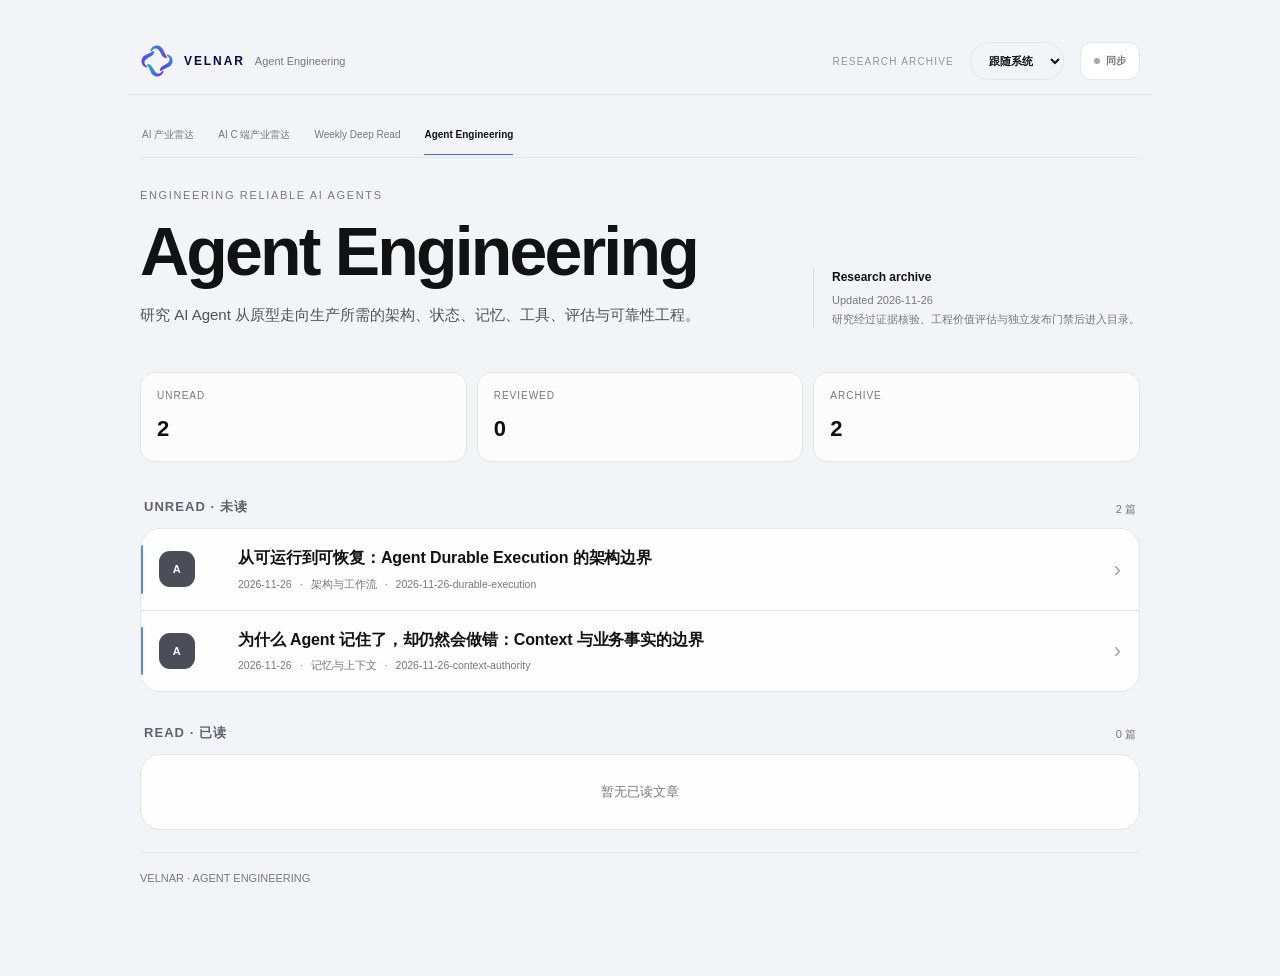
<file: agent-engineering.html>
<!doctype html><html lang="zh-CN"><head><meta charset="utf-8"><meta name="viewport" content="width=device-width,initial-scale=1,viewport-fit=cover"><meta name="theme-color" content="#f3f4f7"><title>Agent Engineering · VELNAR Research</title><link rel="icon" href="./assets/velnar-symbol.svg" type="image/svg+xml"><link rel="stylesheet" href="./assets/radar-runtime.css"><link rel="stylesheet" href="./assets/engineering.css"><style>
:root{--bg:#f3f4f7;--card:#fff;--text:#111214;--muted:#767781;--line:#e3e5ea;--line-strong:#d7d9e1;--brand:#080c43;--soft:#f8f8fa;--accent:#396ee3;--ease-velnar:cubic-bezier(.23,1,.32,1);--dur-hover:160ms;--dur-state:220ms;--dur-enter:240ms;--dur-brand:560ms}
*{box-sizing:border-box}html{background:var(--bg);scroll-behavior:smooth}body{margin:0;min-height:100dvh;background:var(--bg);color:var(--text);font-family:-apple-system,BlinkMacSystemFont,"SF Pro Text","PingFang SC","Helvetica Neue",Arial,sans-serif;-webkit-font-smoothing:antialiased;-webkit-text-size-adjust:100%}a{color:inherit}.skip-link{position:fixed;left:14px;top:10px;z-index:1000;transform:translateY(-140%);background:#111;color:#fff;padding:8px 11px;border-radius:8px;font-size:12px;text-decoration:none}.skip-link:focus{transform:translateY(0)}
.shell{max-width:1040px;margin:0 auto;padding:max(28px,env(safe-area-inset-top)) max(20px,env(safe-area-inset-right)) calc(88px + env(safe-area-inset-bottom)) max(20px,env(safe-area-inset-left))}.brandbar{position:sticky;top:max(6px,env(safe-area-inset-top));z-index:90;display:flex;align-items:center;justify-content:space-between;gap:16px;margin:0 -12px 52px;padding:10px 12px;border:1px solid rgba(215,217,225,.72);border-radius:16px;background:rgba(243,244,247,.86);box-shadow:0 8px 28px rgba(17,18,20,.035);backdrop-filter:blur(18px) saturate(125%);-webkit-backdrop-filter:blur(18px) saturate(125%);opacity:1;transform:none;animation:brandIn var(--dur-brand,560ms) var(--ease-velnar) 60ms forwards}.brandlock{display:flex;align-items:center;gap:10px}.brandmark{width:34px;height:34px;display:block;transform:none;animation:markIn var(--dur-brand,560ms) var(--ease-velnar) 60ms forwards}.brandname{font-size:12px;font-weight:800;letter-spacing:.16em;color:var(--brand)}.brandtag{font-size:11px;color:var(--muted)}.brand-actions{display:flex;align-items:center;gap:10px}.archive-mark{font-size:10px;letter-spacing:.12em;text-transform:uppercase;color:#92949c}.mobile-open{border:1px solid var(--line);background:rgba(255,255,255,.78);color:#4b4d56;border-radius:999px;padding:8px 11px;font-size:11px;cursor:pointer;transition:background var(--dur-hover) ease,transform var(--dur-hover) var(--ease-velnar),border-color var(--dur-hover) ease}.mobile-open:active{transform:scale(.98)}.mobile-open:focus-visible{outline:none;box-shadow:0 0 0 3px rgba(57,110,227,.15),0 0 0 1px rgba(57,110,227,.5)}.collection-link:focus-visible{outline:none;box-shadow:0 0 0 3px rgba(57,110,227,.16)}
.hero{display:grid;grid-template-columns:minmax(0,1fr) auto;gap:32px;align-items:end;margin-bottom:44px}.eyebrow{font-size:11px;letter-spacing:.15em;text-transform:uppercase;color:#777985;margin-bottom:14px}.hero h1{font-size:clamp(42px,6vw,68px);line-height:.96;letter-spacing:-2.8px;margin:0;max-width:720px;text-wrap:balance}.hero p{margin:18px 0 0;max-width:660px;font-size:15px;line-height:1.72;color:#50515a}.hero-note{min-width:210px;border-left:1px solid var(--line-strong);padding-left:18px;color:var(--muted);font-size:11px;line-height:1.65}.hero-note b{display:block;color:var(--text);font-size:12px;margin-bottom:4px;font-weight:650}.updated{font-variant-numeric:tabular-nums}
.stats{display:grid;grid-template-columns:repeat(3,1fr);gap:10px;margin:0 0 34px}.stat{background:rgba(255,255,255,.78);border:1px solid var(--line);border-radius:14px;padding:14px 16px}.stat-link{display:block;text-decoration:none}.stat-label{font-size:10px;letter-spacing:.1em;text-transform:uppercase;color:var(--muted);margin-bottom:6px}.stat-value{font-size:22px;letter-spacing:-.5px;font-weight:700;font-variant-numeric:tabular-nums}
.section{margin-top:30px;scroll-margin-top:74px}.section-head{display:flex;justify-content:space-between;align-items:flex-end;gap:20px;padding:0 4px 10px}.section-title-wrap{display:flex;align-items:baseline;gap:10px}.section-title{font-size:13px;font-weight:760;letter-spacing:.08em;color:#5f616c}.section-desc,.section-count{font-size:11px;color:var(--muted)}.list{background:rgba(255,255,255,.9);border:1px solid var(--line);border-radius:20px;overflow:hidden}.empty{padding:26px;color:var(--muted);font-size:13px;text-align:center}
.item{display:grid;grid-template-columns:64px minmax(0,1fr) auto;gap:15px;align-items:center;padding:18px;border-bottom:1px solid var(--line);text-decoration:none;cursor:pointer;outline:none;position:relative;transition:background var(--dur-hover) ease,transform var(--dur-hover) var(--ease-velnar),opacity var(--dur-state) ease}.item:last-child{border-bottom:0}.item:focus-visible{box-shadow:inset 0 0 0 2px rgba(57,110,227,.45)}.kind-wrap{display:flex;align-items:center;justify-content:center}.kind{min-width:48px;height:34px;padding:0 7px;border-radius:10px;display:grid;place-items:center;background:#111;color:#fff;font-size:8px;font-weight:800;letter-spacing:.06em;text-transform:uppercase}.kind.update{background:#8d9099}.kind.baseline{background:#4b4e58}.content{min-width:0}.title{font-size:16px;font-weight:660;line-height:1.42;letter-spacing:-.12px;text-wrap:pretty}.meta{display:flex;gap:8px;align-items:center;flex-wrap:wrap;margin-top:7px;font-size:10.5px;color:var(--muted);line-height:1.4;font-variant-numeric:tabular-nums}.meta .sep{opacity:.55}.theme{padding:2px 0;color:#6e7079}.arrow{font-size:22px;color:#a2a4ac}.unread .item::before{content:"";position:absolute;left:0;top:16px;bottom:16px;width:2px;border-radius:2px;background:var(--accent);opacity:.82}.read .item{opacity:.58;background:#fafafa}.read .title{font-weight:560}.legend{margin-top:22px;padding-top:16px;border-top:1px solid var(--line);font-size:11px;color:var(--muted);line-height:1.7;display:flex;justify-content:space-between;gap:20px;flex-wrap:wrap}.legend strong{color:var(--text);font-weight:650}.error{background:var(--card);border:1px solid var(--line);border-radius:14px;padding:18px;color:var(--muted);font-size:13px}
@keyframes brandIn{from{opacity:0;transform:translateY(4px)}to{opacity:1;transform:translateY(0)}}@keyframes markIn{from{transform:scale(.96)}to{transform:scale(1)}}
@media(hover:hover) and (pointer:fine){.item:hover{background:#fbfbfc;transform:translateX(3px)}.collection-link:hover{color:var(--text)}}
@media(max-width:760px){.shell{padding:max(18px,env(safe-area-inset-top)) max(12px,env(safe-area-inset-right)) calc(60px + env(safe-area-inset-bottom)) max(12px,env(safe-area-inset-left))}.brandbar{margin:0 -4px 34px;padding:8px 9px;border-radius:14px}.brandtag,.archive-mark{display:none}.mobile-open{min-height:40px}.hero{grid-template-columns:1fr;gap:20px}.hero h1{font-size:44px;letter-spacing:-1.9px}.hero-note{border-left:0;border-top:1px solid var(--line);padding:14px 0 0}.stat{padding:12px}.stat-value{font-size:19px}.item{grid-template-columns:52px minmax(0,1fr) auto;padding:16px 13px;gap:11px;min-height:74px}.kind{min-width:44px;height:32px;font-size:7px}.title{font-size:15.5px}.section-desc{display:none}}
@media(max-width:480px){.hero h1{font-size:39px}.stats{gap:7px}.stat{padding:11px 9px}.stat-label{font-size:9px}.stat-value{font-size:18px}.item{grid-template-columns:48px minmax(0,1fr) auto}.kind{min-width:40px;padding:0 5px}}
@media(prefers-reduced-motion:reduce){.brandbar{animation:none!important;opacity:1!important;transform:none!important}.brandmark{animation:none!important;transform:none!important}html{scroll-behavior:auto}.item{transition:none!important;transform:none!important}}
</style><link rel="stylesheet" href="./assets/engineering-polish.css"></head><body><a class="skip-link" href="#content">跳转至内容</a><main class="shell" id="content"><div class="brandbar"><div class="brandlock"><img class="brandmark" src="./assets/velnar-symbol.svg" alt="VELNAR"><span class="brandname">VELNAR</span><span class="brandtag">Agent Engineering</span></div><div class="brand-actions"><span class="archive-mark">Research archive</span></div></div><section class="hero" aria-labelledby="pageTitle"><div><div class="eyebrow">ENGINEERING RELIABLE AI AGENTS</div><h1 id="pageTitle">Agent Engineering</h1><p>研究 AI Agent 从原型走向生产所需的架构、状态、记忆、工具、评估与可靠性工程。</p></div><div class="hero-note"><b>Research archive</b><span id="updated" class="updated"></span><br><span class="hero-note-copy">研究经过证据核验、工程价值评估与独立发布门禁后进入目录。</span></div></section><section class="stats" id="stats" aria-label="Agent Engineering 阅读统计"></section><section class="section unread" id="unreadSection" aria-labelledby="unreadHeading"><div class="section-head"><div class="section-title-wrap"><div class="section-title" id="unreadHeading">UNREAD · 未读</div></div><div class="section-count" id="unreadCount"></div></div><p id="status" role="status" aria-live="polite">正在读取研究目录…</p><div id="unreadList" class="list"></div></section><section class="section read" id="readSection" aria-labelledby="readHeading"><div class="section-head"><div class="section-title-wrap"><div class="section-title" id="readHeading">READ · 已读</div></div><div class="section-count" id="readCount"></div></div><div id="readList" class="list"></div></section><div class="legend"><span>VELNAR · AGENT ENGINEERING</span></div></main><script src="./assets/radar-runtime.js" defer></script><script src="./assets/state-sync.js" defer></script><script src="./assets/engineering.js" defer></script></body></html>
</file>
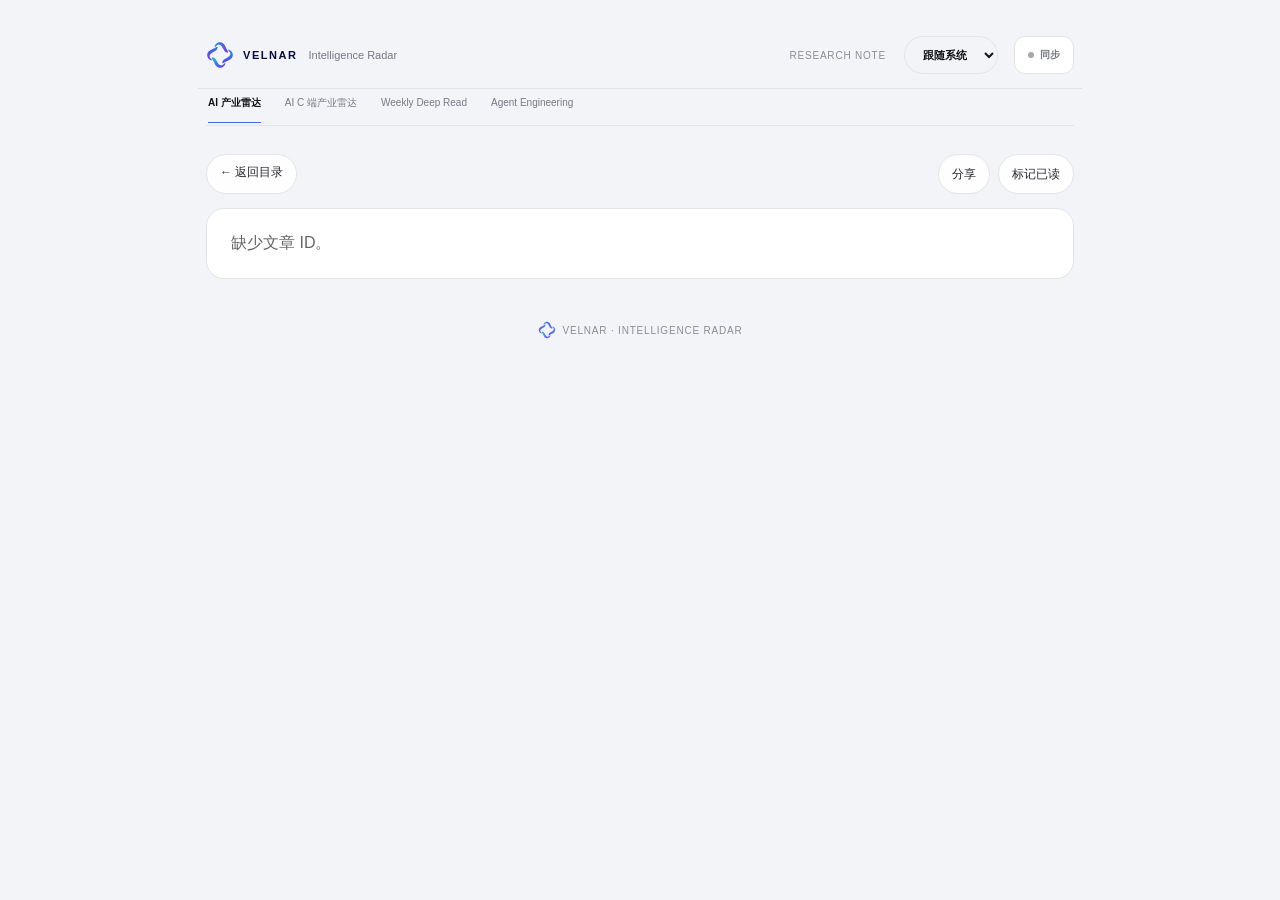
<file: article.html>
<!doctype html>
<html lang="zh-CN">
<head>
<meta charset="utf-8">
<meta name="viewport" content="width=device-width,initial-scale=1,viewport-fit=cover">
<meta name="description" content="VELNAR Intelligence Radar — long-form AI industry analysis">
<meta name="theme-color" content="#f3f4f7">
<meta name="mobile-web-app-capable" content="yes">
<meta name="apple-mobile-web-app-capable" content="yes">
<meta name="apple-mobile-web-app-status-bar-style" content="default">
<meta name="apple-mobile-web-app-title" content="VELNAR Radar">
<meta property="og:type" content="article">
<meta property="og:title" content="VELNAR Intelligence Radar">
<meta property="og:description" content="Long-form AI industry analysis">
<title>VELNAR Intelligence Radar</title>
<link id="canonicalLink" rel="canonical" href="https://zixinliao21-web.github.io/-ai-industry-radar/article.html">
<link rel="manifest" href="./manifest.webmanifest">
<link rel="icon" href="./assets/velnar-symbol.svg" type="image/svg+xml">
<style>
:root{--bg:#f3f4f7;--card:#fff;--text:#111214;--muted:#777983;--line:#e3e5ea;--line-strong:#d7d9e1;--soft:#f7f7f9;--brand:#080c43;--accent:#396ee3;--reading:660px;--ease-velnar:cubic-bezier(.23,1,.32,1);--dur-hover:160ms;--dur-state:220ms;--dur-brand:560ms}
*{box-sizing:border-box}html{background:var(--bg);scroll-behavior:smooth}body{margin:0;min-height:100dvh;background:var(--bg);color:var(--text);font-family:-apple-system,BlinkMacSystemFont,"SF Pro Text","PingFang SC","Helvetica Neue",Arial,sans-serif;-webkit-font-smoothing:antialiased;-webkit-text-size-adjust:100%}body.modal-open{overflow:hidden}a{color:inherit}button{font-family:inherit}.skip-link{position:fixed;left:14px;top:10px;z-index:1200;transform:translateY(-140%);background:#111;color:#fff;padding:8px 11px;border-radius:8px;font-size:12px;text-decoration:none;transition:transform var(--dur-state) var(--ease-velnar)}.skip-link:focus{transform:translateY(0)}
.progress-track{position:fixed;top:0;left:0;right:0;height:2px;z-index:1100;pointer-events:none}.progress-bar{width:100%;height:100%;transform:scaleX(0);transform-origin:left center;background:linear-gradient(90deg,#1daace 0%,#396ee3 48%,#6b42ea 100%);will-change:transform}
main{max-width:900px;margin:0 auto;padding:max(22px,env(safe-area-inset-top)) max(16px,env(safe-area-inset-right)) calc(80px + env(safe-area-inset-bottom)) max(16px,env(safe-area-inset-left))}.brandbar{position:sticky;top:max(8px,env(safe-area-inset-top));z-index:80;display:flex;align-items:center;justify-content:space-between;gap:14px;margin:0 -8px 26px;padding:8px;border:1px solid rgba(227,229,234,.82);border-radius:13px;background:rgba(243,244,247,.9);backdrop-filter:blur(14px) saturate(120%);-webkit-backdrop-filter:blur(14px) saturate(120%);box-shadow:0 1px 0 rgba(17,18,20,.025);opacity:1;transform:none;animation:brandIn var(--dur-brand,560ms) var(--ease-velnar) 60ms forwards}.brandlock{display:flex;align-items:center;gap:9px}.brandmark{width:28px;height:28px;display:block;transform:none;animation:markIn var(--dur-brand,560ms) var(--ease-velnar) 60ms forwards}.brandname{font-size:11px;font-weight:800;letter-spacing:.14em;color:var(--brand)}.product{font-size:11px;color:var(--muted);margin-left:2px}.mode{font-size:10px;letter-spacing:.08em;text-transform:uppercase;color:#8b8d95}
.topbar{display:flex;justify-content:space-between;align-items:center;gap:12px;margin-bottom:14px}.top-actions{display:flex;align-items:center;gap:8px}.control{min-height:40px;border:1px solid var(--line);background:rgba(255,255,255,.9);color:#26272d;border-radius:999px;padding:9px 13px;font-size:12px;text-decoration:none;cursor:pointer;transition:background var(--dur-hover) ease,transform var(--dur-hover) var(--ease-velnar),border-color var(--dur-hover) ease;outline:none;white-space:nowrap}.control:active{transform:scale(.985)}.control:focus-visible,.sources a:focus-visible,.archive-link:focus-visible,.toc-link:focus-visible,.to-top:focus-visible,.share-action:focus-visible,.share-close:focus-visible{box-shadow:0 0 0 3px rgba(57,110,227,.18),0 0 0 1px rgba(57,110,227,.55);outline:none}
.toc-shell{position:sticky;top:max(64px,calc(env(safe-area-inset-top) + 54px));z-index:60;margin-bottom:14px;display:none}.toc-shell.visible{display:block}.toc{display:flex;gap:16px;align-items:center;overflow-x:auto;scrollbar-width:none;padding:11px 14px;background:rgba(248,249,251,.9);border:1px solid rgba(222,224,230,.92);border-radius:14px;backdrop-filter:blur(14px) saturate(130%);-webkit-overflow-scrolling:touch}.toc::-webkit-scrollbar{display:none}.toc-link{position:relative;flex:0 0 auto;color:#858791;text-decoration:none;font-size:10.5px;line-height:1;letter-spacing:.02em;padding:4px 0;outline:none;transition:color var(--dur-hover) ease}.toc-link::after{content:"";position:absolute;left:0;right:0;bottom:-7px;height:1px;background:var(--accent);transform:scaleX(0);transform-origin:left;transition:transform var(--dur-state) var(--ease-velnar)}.toc-link.active{color:#272933}.toc-link.active::after{transform:scaleX(1)}
.article{background:rgba(255,255,255,.96);border:1px solid var(--line);border-radius:24px;padding:36px 36px 46px;box-shadow:0 1px 0 rgba(17,18,20,.02)}.article>*{max-width:var(--reading);margin-left:auto;margin-right:auto}.article>.section,.article>.deep-read-body{max-width:none;width:100%;margin-left:0;margin-right:0;box-sizing:border-box}.hero-block{padding-bottom:26px;border-bottom:1px solid var(--line)}.kicker{display:flex;gap:9px;align-items:center;flex-wrap:wrap;margin-bottom:17px}.grade{display:inline-grid;place-items:center;width:34px;height:34px;border-radius:10px;background:#111;color:#fff;font-size:11px;font-weight:800;letter-spacing:.04em}.grade.A{background:#4b4e58}.grade.B{background:#8d9099}.meta{font-size:10.5px;color:var(--muted);font-variant-numeric:tabular-nums}.article h1{font-size:clamp(34px,5vw,48px);line-height:1.08;letter-spacing:-1.45px;margin:0 0 12px;text-wrap:balance}.themes{font-size:11px;color:var(--muted);line-height:1.6;margin:0 0 4px}.deck{font-size:17px;line-height:1.72;color:#383a42;margin:20px 0 0;text-wrap:pretty}.reading-meta{display:flex;align-items:center;gap:8px;flex-wrap:wrap;margin-top:17px;color:#8b8d95;font-size:10.5px;font-variant-numeric:tabular-nums}.reading-meta .dot{opacity:.45}
.section{padding-top:34px;scroll-margin-top:126px}.section h2{display:flex;align-items:center;gap:10px;font-size:11px;letter-spacing:.09em;text-transform:uppercase;color:#646670;margin:0 0 14px;font-weight:800}.section h2::before{content:"";display:block;width:18px;height:1px;background:#b9bbc3}.body{font-size:16px;line-height:1.92;color:#25262c;white-space:pre-line;text-wrap:pretty}.article-text{white-space:pre-wrap}.question{background:#f5f6f8;border:1px solid #eceef2;border-radius:14px;padding:18px;line-height:1.8}.sources{display:grid;gap:10px}.sources a{display:flex;align-items:flex-start;gap:6px;padding:10px 0;border-bottom:1px solid #eceef2;color:#24262c;text-decoration:none;font-size:14px;line-height:1.55;transition:color var(--dur-hover) ease,transform var(--dur-hover) var(--ease-velnar)}.sources a:last-child{border-bottom:0}.source-index{flex:0 0 28px;color:#9698a0;font-size:10px;font-variant-numeric:tabular-nums;padding-top:2px}.error{background:#fff;border:1px solid var(--line);border-radius:18px;padding:24px;color:#666}
.archive-nav{display:grid;grid-template-columns:1fr 1fr;gap:10px;margin-top:14px}.archive-link{display:flex;flex-direction:column;justify-content:space-between;min-height:112px;padding:16px 17px;background:rgba(255,255,255,.78);border:1px solid var(--line);border-radius:16px;text-decoration:none;outline:none;transition:background var(--dur-hover) ease,transform var(--dur-hover) var(--ease-velnar),border-color var(--dur-hover) ease}.archive-link.empty{visibility:hidden}.archive-label{font-size:10px;letter-spacing:.08em;text-transform:uppercase;color:#90929a}.archive-title{margin-top:18px;font-size:13px;line-height:1.45;font-weight:650;color:#2c2e35;text-wrap:pretty}.archive-meta{margin-top:7px;font-size:10px;color:var(--muted)}.footerbrand{display:flex;justify-content:center;align-items:center;gap:7px;margin-top:28px;color:#8a8c94;font-size:10px;letter-spacing:.08em}.footerbrand img{width:18px;height:18px;opacity:.9}
.to-top{position:fixed;right:max(22px,env(safe-area-inset-right));bottom:calc(22px + env(safe-area-inset-bottom));z-index:60;width:44px;height:44px;border:1px solid var(--line);border-radius:50%;background:rgba(255,255,255,.94);color:#454750;font-size:16px;cursor:pointer;opacity:0;transform:translateY(8px);pointer-events:none;transition:opacity var(--dur-state) ease,transform var(--dur-state) var(--ease-velnar),background var(--dur-hover) ease;backdrop-filter:blur(10px)}.to-top.visible{opacity:1;transform:translateY(0);pointer-events:auto}.toast{position:fixed;left:50%;bottom:calc(24px + env(safe-area-inset-bottom));z-index:1200;transform:translate(-50%,12px);opacity:0;pointer-events:none;padding:9px 12px;border-radius:999px;background:#15161a;color:#fff;font-size:11px;box-shadow:0 6px 24px rgba(0,0,0,.14);transition:opacity var(--dur-state) ease,transform var(--dur-state) var(--ease-velnar)}.toast.visible{opacity:1;transform:translate(-50%,0)}
.share-layer{position:fixed;inset:0;z-index:1150;display:grid;place-items:center;padding:28px;background:rgba(15,16,20,.38);backdrop-filter:blur(18px) saturate(105%);opacity:0;pointer-events:none;transition:opacity var(--dur-state) ease}.share-layer.visible{opacity:1;pointer-events:auto}.share-shell{width:min(700px,100%);max-height:min(94dvh,900px);overflow:auto;background:#f7f7f9;border:1px solid rgba(255,255,255,.72);border-radius:24px;padding:18px;box-shadow:0 28px 90px rgba(11,13,22,.24);transform:translateY(14px) scale(.99);transition:transform var(--dur-state) var(--ease-velnar)}.share-layer.visible .share-shell{transform:translateY(0) scale(1)}.share-head{display:flex;align-items:center;justify-content:space-between;gap:16px;margin-bottom:14px;padding:0 2px}.share-head-copy{font-size:11px;color:#72747d;line-height:1.5}.share-head-copy strong{display:block;color:#202127;font-size:13px;margin-bottom:2px}.share-close{width:38px;height:38px;border:1px solid #dedfe4;border-radius:50%;background:#fff;color:#44464f;font-size:20px;line-height:1;cursor:pointer}
.share-card{position:relative;isolation:isolate;aspect-ratio:4/3;overflow:hidden;border:1px solid #dedfe4;border-top:3px solid #080c43;border-radius:22px;background:#fff;padding:clamp(24px,4.4vw,40px);box-shadow:0 1px 0 rgba(17,18,20,.03)}.share-brand{display:flex;align-items:center;gap:9px}.share-brand img{width:29px;height:29px}.share-brand-name{font-size:10px;font-weight:800;letter-spacing:.14em;color:var(--brand)}.share-product{font-size:9px;color:#8a8c94}.share-card-meta{display:flex;align-items:center;gap:9px;margin-top:clamp(14px,2.6vw,24px);font-size:9.5px;color:#777983}.share-grade{display:inline-grid;place-items:center;width:27px;height:27px;border-radius:8px;background:#111;color:#fff;font-size:10px;font-weight:800}.share-grade.A{background:#4b4e58}.share-grade.B{background:#8d9099}.share-title{max-width:90%;margin-top:clamp(10px,2vw,17px);font-size:clamp(24px,4vw,36px);line-height:1.08;letter-spacing:-.9px;font-weight:720;text-wrap:balance;display:-webkit-box;-webkit-line-clamp:3;-webkit-box-orient:vertical;overflow:hidden}.share-deck{max-width:76%;margin-top:clamp(9px,1.7vw,14px);font-size:clamp(10px,1.55vw,13.5px);line-height:1.55;color:#5d5f68;display:-webkit-box;-webkit-line-clamp:3;-webkit-box-orient:vertical;overflow:hidden}.share-card-foot{position:absolute;left:clamp(24px,4.4vw,40px);right:clamp(24px,4.4vw,40px);bottom:clamp(22px,3.8vw,34px);display:grid;grid-template-columns:minmax(0,1fr) auto;align-items:end;gap:18px;padding-top:13px;border-top:1px solid #eceef2}.share-url{font-size:clamp(7.5px,1.05vw,9.5px);line-height:1.45;color:#858790;overflow-wrap:anywhere}.share-url-label{display:block;margin-bottom:5px;font-size:8px;letter-spacing:.1em;color:#aaaab2}.share-qr-wrap{display:flex;align-items:center;gap:9px}.share-qr-copy{text-align:right;font-size:7.5px;line-height:1.35;letter-spacing:.08em;color:#8b8d95}.share-qr{width:76px;height:76px;padding:5px;border:1px solid #e2e4e9;border-radius:10px;background:#fff;display:grid;place-items:center}.share-qr canvas{display:block!important;width:100%!important;height:100%!important}.share-qr img{display:none!important}.share-actions{display:grid;grid-template-columns:1.2fr 1fr 1fr;gap:8px;margin-top:12px}.share-action{min-height:44px;border:1px solid #dadce2;border-radius:12px;background:#fff;color:#25262c;padding:10px 13px;font-size:12px;font-weight:620;cursor:pointer;transition:background var(--dur-hover) ease,transform var(--dur-hover) var(--ease-velnar),border-color var(--dur-hover) ease}.share-action.primary{background:#111214;color:#fff;border-color:#111214}.share-action:active{transform:scale(.985)}.share-note{margin:10px 2px 0;font-size:10px;line-height:1.5;color:#8b8d95}
@keyframes brandIn{from{opacity:0;transform:translateY(4px)}to{opacity:1;transform:translateY(0)}}@keyframes markIn{from{transform:scale(.96)}to{transform:scale(1)}}
@media(hover:hover) and (pointer:fine){.control:hover{background:#fff;transform:translateY(-1px);border-color:var(--line-strong)}.sources a:hover{color:#111;transform:translateX(2px)}.archive-link:hover{background:#fff;transform:translateY(-2px);border-color:var(--line-strong)}.to-top:hover{background:#fff}.share-action:hover{background:#f5f5f7;border-color:#cfd1d8}.share-action.primary:hover{background:#27282d;border-color:#27282d}.share-close:hover{background:#f3f3f5}}
@media(max-width:640px){main{padding:max(14px,env(safe-area-inset-top)) max(10px,env(safe-area-inset-right)) calc(52px + env(safe-area-inset-bottom)) max(10px,env(safe-area-inset-left))}.brandbar{top:max(5px,env(safe-area-inset-top));margin:0 -2px 18px;padding:7px 8px;border-radius:12px}.mode,.product{display:none}.topbar{align-items:flex-start}.top-actions{gap:6px}.control{min-height:44px;padding:9px 11px;font-size:11px}.article{padding:24px 18px 32px;border-radius:19px}.article h1{font-size:31px;line-height:1.14;letter-spacing:-.8px}.body{font-size:15.5px;line-height:1.88}.deck{font-size:15.5px;line-height:1.72}.section{padding-top:29px;scroll-margin-top:112px}.hero-block{padding-bottom:22px}.toc-shell{top:max(56px,calc(env(safe-area-inset-top) + 48px))}.toc{border-radius:12px;padding:11px 12px;gap:14px}.archive-nav{grid-template-columns:1fr}.archive-link.empty{display:none}.toast{max-width:calc(100vw - 28px);white-space:nowrap}.share-layer{place-items:end center;padding:10px max(8px,env(safe-area-inset-right)) calc(10px + env(safe-area-inset-bottom)) max(8px,env(safe-area-inset-left))}.share-shell{border-radius:22px;padding:11px;max-height:94dvh}.share-head{padding:2px 4px}.share-card{border-radius:17px;padding:17px}.share-brand img{width:23px;height:23px}.share-brand-name{font-size:8.5px}.share-product{font-size:7.5px}.share-card-meta{margin-top:11px;gap:6px;font-size:7.5px}.share-grade{width:22px;height:22px;border-radius:6px;font-size:8px}.share-title{max-width:96%;font-size:clamp(18px,6vw,26px);margin-top:8px;letter-spacing:-.45px}.share-deck{max-width:72%;font-size:clamp(8.5px,2.8vw,11.5px);margin-top:7px;-webkit-line-clamp:2}.share-card-foot{left:17px;right:17px;bottom:14px;gap:8px;padding-top:8px}.share-url{font-size:6.5px}.share-url-label{font-size:6.5px;margin-bottom:3px}.share-qr-wrap{gap:5px}.share-qr-copy{display:none}.share-qr{width:56px;height:56px;padding:4px;border-radius:8px}.share-actions{grid-template-columns:1fr 1fr}.share-action.primary{grid-column:1/-1}.share-note{font-size:9px}}
@media(prefers-reduced-motion:reduce){.brandbar{animation:none!important;opacity:1!important;transform:none!important}.brandmark{animation:none!important;transform:none!important}html{scroll-behavior:auto}.brandbar,.brandmark,.control,.sources a,.skip-link,.archive-link,.toc-link,.toc-link::after,.to-top,.toast,.share-layer,.share-shell,.share-action{animation:none!important;transition:none!important;transform:none!important}.brandbar{opacity:1}.progress-bar{will-change:auto}.to-top.visible,.toast.visible,.share-layer.visible{opacity:1}}
</style>
<link rel="stylesheet" href="./assets/radar-runtime.css">
<link rel="stylesheet" href="./assets/industry-markdown.css?v=137c89bf">
<script defer src="./assets/radar-runtime.js"></script>
<script defer src="./assets/state-sync.js"></script>
<script defer src="./assets/article-reader.js"></script>
<script defer src="./assets/article-completion.js"></script>
<script defer src="./assets/industry-markdown.js"></script>
</head>
<body>
<a class="skip-link" href="#articleRoot">跳到文章</a><div class="progress-track" aria-hidden="true"><div class="progress-bar" id="progressBar"></div></div>
<main><div class="brandbar"><div class="brandlock"><img class="brandmark" src="./assets/velnar-symbol.svg" alt="VELNAR"><span class="brandname">VELNAR</span><span class="product">Intelligence Radar</span></div><span class="mode">Research note</span></div><div class="topbar"><a class="control" href="./index.html">← 返回目录</a><div class="top-actions"><button class="control" id="shareBtn" type="button">分享</button><button class="control" id="stateBtn" type="button">标记已读</button></div></div><div class="toc-shell" id="tocShell"><nav class="toc" id="toc" aria-label="文章章节"></nav></div><div id="articleRoot"></div><nav class="archive-nav" id="archiveNav" aria-label="文章前后导航"></nav><div class="footerbrand"><img src="./assets/velnar-symbol.svg" alt=""><span>VELNAR · INTELLIGENCE RADAR</span></div></main>
<button class="to-top" id="toTop" type="button" aria-label="返回顶部">↑</button><div class="toast" id="toast" role="status" aria-live="polite"></div>
<div class="share-layer" id="shareLayer" aria-hidden="true"><section class="share-shell" role="dialog" aria-modal="true" aria-labelledby="shareDialogTitle"><div class="share-head"><div class="share-head-copy"><strong id="shareDialogTitle">分享这篇研究</strong>4:3 VELNAR Share Card · 预览即导出</div><button class="share-close" id="shareClose" type="button" aria-label="关闭分享卡片">×</button></div><div class="share-card" id="shareCard"><div class="share-brand"><img src="./assets/velnar-symbol.svg" alt=""><span class="share-brand-name">VELNAR</span><span class="share-product">Intelligence Radar</span></div><div class="share-card-meta"><span class="share-grade" id="shareGrade">S</span><span id="shareDate"></span><span id="shareThemes"></span></div><div class="share-title" id="shareTitle"></div><div class="share-deck" id="shareDeck"></div><div class="share-card-foot"><div class="share-url"><span class="share-url-label">OPEN ARTICLE</span><span id="shareUrl"></span></div><div class="share-qr-wrap"><div class="share-qr-copy">SCAN<br>TO READ</div><div class="share-qr" id="shareQr" aria-label="文章二维码"></div></div></div></div><div class="share-actions"><button class="share-action primary" id="shareImageBtn" type="button">分享卡片</button><button class="share-action" id="saveImageBtn" type="button">保存高清 PNG</button><button class="share-action" id="copyLinkBtn" type="button">复制链接</button></div><div class="share-note">导出直接取自当前预览卡片；二维码指向当前文章。</div></section></div>
<script src="./assets/qrcode.min.js"></script>
<script>
const READ_KEY='ai-industry-radar-read-v1',LAST_OPENED_KEY='ai-industry-radar-last-opened-v1';const id=new URLSearchParams(location.search).get('id');let readSet=parseStoredSet(READ_KEY),progressTick=false,observer=null,currentItem=null,allItems=[],toastTimer=null,lastFocus=null;
function parseStoredSet(key){try{const value=JSON.parse(localStorage.getItem(key)||'[]');return new Set(Array.isArray(value)?value:[])}catch{return new Set()}}function esc(v){return String(v??'').replace(/[&<>"']/g,c=>({'&':'&amp;','<':'&lt;','>':'&gt;','"':'&quot;',"'":'&#39;'}[c]))}function saveRead(){try{localStorage.setItem(READ_KEY,JSON.stringify([...readSet]))}catch{}}function syncReadButton(){const isRead=!!id&&readSet.has(id);stateBtn.textContent=isRead?'标记未读':'标记已读';stateBtn.setAttribute('aria-pressed',String(isRead))}
const SECTION_DEFS=[['fact','Fact','Fact｜发生了什么','fact'],['why_it_matters','Why','Why it matters｜为什么重要','inference'],['what_is_new','New','What is actually new｜真正新增','inference'],['map_change','Map','Map change｜产业地图变化','inference'],['challenges_existing_assumptions','Challenge','Challenges existing assumptions｜对既有判断的挑战','inference'],['hype_uncertainty','Risk','Hype / uncertainty｜反证与不确定性','risk'],['startup_implications','Startup','Startup implications｜创业含义','inference'],['prediction','Prediction','Prediction｜预测','prediction'],['discussion_question','Question','Discussion question｜讨论问题','prediction']];
function sec(key,label,text,cls='',tone=''){if(!text)return '';return '<section class="section" id="sec-'+key+'" data-key="'+key+'"'+(tone?' data-tone="'+tone+'"':'')+'><h2>'+esc(label)+'</h2><div class="body '+cls+'">'+esc(text)+'</div></section>'}function sourceHtml(s,i){const label=typeof s==='string'?s:(s&&s.label)||((s&&s.url)||'');const url=typeof s==='string'?s:(s&&s.url)||'';return url?'<a href="'+esc(url)+'" target="_blank" rel="noopener"><span class="source-index">'+String(i+1).padStart(2,'0')+'</span><span>'+esc(label)+'</span></a>':''}
function estimateMinutes(e){const text=(typeof e.article_text==='string'&&e.article_text.trim())?e.article_text:['deck',...SECTION_DEFS.map(x=>x[0])].map(k=>e[k]||'').join('');const cjk=(text.match(/[\u3400-\u9fff]/g)||[]).length,latin=(text.match(/[A-Za-z0-9]+/g)||[]).length;return Math.max(1,Math.round(cjk/450+latin/220))}function showToast(text){toast.textContent=text;toast.classList.add('visible');clearTimeout(toastTimer);toastTimer=setTimeout(()=>toast.classList.remove('visible'),1500)}function articleUrl(e=currentItem){return location.origin+location.pathname+'?id='+encodeURIComponent(e?e.id:id||'')}function displayUrl(url){try{const u=new URL(url);return u.host+u.pathname+u.search}catch{return url}}
function industryBodyHtml(value,title){
  const legacy='<div class="body article-text">'+esc(value)+'</div>';
  const parser=window.VelnarIndustryMarkdown;
  if(!parser||typeof parser.render!=='function')return legacy;
  try{
    const html=parser.render(value,title);
    return typeof html==='string'&&html.trim()?'<div class="body article-text industry-md">'+html+'</div>':legacy;
  }catch(_){return legacy}
}
function render(e){currentItem=e;const themes=(e.themes||[]).join(' · '),sources=(e.sources||[]).map(sourceHtml).filter(Boolean).join(''),sourceCount=(e.sources||[]).length,minutes=estimateMinutes(e),hasCanonical=typeof e.article_text==='string'&&!!e.article_text.trim(),sectionCount=(hasCanonical?1:SECTION_DEFS.filter(([k])=>e[k]).length)+(sourceCount?1:0);document.title=e.title+' · VELNAR Intelligence Radar';const canonical=articleUrl(e);canonicalLink.href=canonical;document.querySelector('meta[property="og:title"]').content=e.title+' · VELNAR Intelligence Radar';document.querySelector('meta[property="og:description"]').content=e.deck||'Long-form AI industry analysis';const canonicalBody=hasCanonical?'<section class="section canonical-article" id="sec-article" data-key="article">'+industryBodyHtml(e.article_text,e.title)+'</section>':SECTION_DEFS.map(([k,,label,tone])=>sec(k,label,e[k],k==='discussion_question'?'question':'',tone)).join('');articleRoot.innerHTML='<article class="article"><div class="hero-block"><div class="kicker"><span class="grade '+esc(e.grade)+'">'+esc(e.grade)+'</span><span class="meta">'+esc(e.date)+' · '+esc(e.id)+'</span></div><h1>'+esc(e.title)+'</h1>'+(themes?'<div class="themes">'+esc(themes)+'</div>':'')+(e.deck?'<div class="deck">'+esc(e.deck)+'</div>':'')+'<div class="reading-meta"><span>约 '+minutes+' 分钟阅读</span><span class="dot">·</span><span>'+sectionCount+' 个章节</span>'+(sourceCount?'<span class="dot">·</span><span>'+sourceCount+' 个来源</span>':'')+'</div></div>'+canonicalBody+(sources?'<section class="section" id="sec-sources" data-key="sources"><h2>Sources｜来源</h2><div class="sources">'+sources+'</div></section>':'')+'</article>';buildToc(e,sourceCount,hasCanonical);buildArchiveNav(e);updateProgress();restoreHash();syncReadButton()}
function buildToc(e,sourceCount,hasCanonical=false){const defs=hasCanonical?[['article','Article']]:SECTION_DEFS.filter(([k])=>e[k]).map(([k,short])=>[k,short]);if(sourceCount)defs.push(['sources','Sources']);if(defs.length<2){tocShell.classList.remove('visible');return}toc.innerHTML=defs.map(([k,short])=>'<a class="toc-link" href="#sec-'+k+'" data-key="'+k+'">'+short+'</a>').join('');tocShell.classList.add('visible');observeSections()}
function observeSections(){if(observer)observer.disconnect();const sections=[...document.querySelectorAll('.section[data-key]')];observer=new IntersectionObserver(entries=>{const visible=entries.filter(x=>x.isIntersecting).sort((a,b)=>a.boundingClientRect.top-b.boundingClientRect.top)[0];if(!visible)return;const key=visible.target.dataset.key;document.querySelectorAll('.toc-link').forEach(a=>a.classList.toggle('active',a.dataset.key===key));document.querySelector('.toc-link.active')?.scrollIntoView({block:'nearest',inline:'center'})},{rootMargin:'-15% 0px -70% 0px',threshold:0});sections.forEach(s=>observer.observe(s))}
function buildArchiveNav(e){const sorted=[...allItems].sort((a,b)=>b.date.localeCompare(a.date)||({S:0,A:1,B:2}[a.grade]-{S:0,A:1,B:2}[b.grade]));const i=sorted.findIndex(x=>x.id===e.id),newer=i>0?sorted[i-1]:null,older=i>=0&&i<sorted.length-1?sorted[i+1]:null;const card=(x,label)=>x?'<a class="archive-link" href="./article.html?id='+encodeURIComponent(x.id)+'"><span class="archive-label">'+label+'</span><span class="archive-title">'+esc(x.title)+'</span><span class="archive-meta">'+esc(x.date)+' · '+esc(x.grade)+'</span></a>':'<span class="archive-link empty"></span>';archiveNav.innerHTML=card(newer,'较新一篇')+card(older,'较早一篇')}
function updateProgress(){const max=document.documentElement.scrollHeight-window.innerHeight,ratio=max>0?Math.min(1,Math.max(0,scrollY/max)):0;progressBar.style.transform='scaleX('+ratio+')';toTop.classList.toggle('visible',scrollY>700);progressTick=false}function requestProgress(){if(!progressTick){progressTick=true;requestAnimationFrame(updateProgress)}}function restoreHash(){if(location.hash){const el=document.querySelector(location.hash);if(el)setTimeout(()=>el.scrollIntoView(),60)}}
function renderQr(target,url,size=256){target.innerHTML='';if(!window.QRCode)return false;new QRCode(target,{text:url,width:size,height:size,colorDark:'#111214',colorLight:'#ffffff',correctLevel:QRCode.CorrectLevel.M});target.querySelectorAll('img').forEach(img=>img.remove());return true}
let preparedShare=null,shareGeneration=0;
function openShare(){lastFocus=document.activeElement;const layer=document.getElementById('shareLayer');layer.classList.add('visible');layer.setAttribute('aria-hidden','false');document.body.classList.add('modal-open');const generation=++shareGeneration;preparedShare=null;const item=currentItem||{id,title:document.title,deck:'',themes:[]};const url=articleUrl(item);document.getElementById('shareGrade').textContent=item.grade||'—';document.getElementById('shareGrade').className='share-grade '+(item.grade||'');document.getElementById('shareDate').textContent=item.date||'';document.getElementById('shareThemes').textContent=(Array.isArray(item.themes)?item.themes:[]).slice(0,3).join(' · ');document.getElementById('shareTitle').textContent=item.title||document.title;document.getElementById('shareDeck').textContent=item.deck||'AI Industry Signals & Strategic Analysis';document.getElementById('shareUrl').textContent=displayUrl(url);const qr=document.getElementById('shareQr');let qrReady=false;try{qrReady=renderQr(qr,url,256)}catch(err){console.warn('Share QR unavailable',err)}if(!qrReady)qr.textContent='请复制链接';const button=document.getElementById('shareImageBtn');button.disabled=false;button.textContent='分享链接';if(currentItem&&qrReady){Promise.race([makeShareBlob(),new Promise((_,reject)=>setTimeout(()=>reject(new Error('Share export timeout')),5000))]).then(blob=>{if(generation===shareGeneration){preparedShare=blob;button.textContent='分享卡片'}}).catch(err=>console.warn('Share export unavailable',err))}setTimeout(()=>document.getElementById('shareClose').focus(),30)}function closeShare(){++shareGeneration;preparedShare=null;shareLayer.classList.remove('visible');shareLayer.setAttribute('aria-hidden','true');document.body.classList.remove('modal-open');lastFocus?.focus?.()}
function fileToDataUrl(blob){return new Promise((resolve,reject)=>{const r=new FileReader();r.onload=()=>resolve(r.result);r.onerror=reject;r.readAsDataURL(blob)})}
async function inlineImages(source,clone){const srcImgs=[...source.querySelectorAll('img')],dstImgs=[...clone.querySelectorAll('img')];await Promise.all(srcImgs.map(async(img,i)=>{const dst=dstImgs[i];if(!dst)return;try{const res=await fetch(img.currentSrc||img.src);if(res.ok)dst.src=await fileToDataUrl(await res.blob())}catch{}}))}
function copyComputedStyles(source,clone){const src=[source,...source.querySelectorAll('*')],dst=[clone,...clone.querySelectorAll('*')];src.forEach((el,i)=>{const out=dst[i];if(!out)return;const cs=getComputedStyle(el);let css='';for(const prop of cs)css+=prop+':'+cs.getPropertyValue(prop)+';';out.setAttribute('style',css)});const canvases=[...source.querySelectorAll('canvas')],cloneCanvases=[...clone.querySelectorAll('canvas')];canvases.forEach((canvas,i)=>{const c=cloneCanvases[i];if(!c)return;const img=document.createElement('img');img.src=canvas.toDataURL('image/png');img.setAttribute('style',c.getAttribute('style')||'');img.width=canvas.width;img.height=canvas.height;c.replaceWith(img)})}
async function makeShareBlob(){if(!currentItem)throw new Error('missing article');await document.fonts?.ready;await new Promise(r=>requestAnimationFrame(()=>requestAnimationFrame(r)));const node=shareCard,rect=node.getBoundingClientRect();if(!rect.width||!rect.height)throw new Error('share card not visible');const clone=node.cloneNode(true);copyComputedStyles(node,clone);await inlineImages(node,clone);clone.removeAttribute('id');clone.setAttribute('xmlns','http://www.w3.org/1999/xhtml');const serialized=new XMLSerializer().serializeToString(clone);const svg='<svg xmlns="http://www.w3.org/2000/svg" width="'+rect.width+'" height="'+rect.height+'" viewBox="0 0 '+rect.width+' '+rect.height+'"><foreignObject width="100%" height="100%">'+serialized+'</foreignObject></svg>';const svgUrl=URL.createObjectURL(new Blob([svg],{type:'image/svg+xml;charset=utf-8'}));try{const img=await new Promise((resolve,reject)=>{const im=new Image();im.onload=()=>resolve(im);im.onerror=reject;im.src=svgUrl});const scale=3;const canvas=document.createElement('canvas');canvas.width=Math.round(rect.width*scale);canvas.height=Math.round(rect.height*scale);const ctx=canvas.getContext('2d');ctx.imageSmoothingEnabled=true;ctx.imageSmoothingQuality='high';ctx.drawImage(img,0,0,canvas.width,canvas.height);return await new Promise((resolve,reject)=>canvas.toBlob(blob=>blob?resolve(blob):reject(new Error('image export failed')),'image/png',1))}finally{URL.revokeObjectURL(svgUrl)}}
function downloadBlob(blob){const a=document.createElement('a');a.href=URL.createObjectURL(blob);a.download='VELNAR-Radar-'+(currentItem?.id||'share')+'.png';document.body.appendChild(a);a.click();const href=a.href;a.remove();setTimeout(()=>URL.revokeObjectURL(href),1200)}async function shareImage(){try{const blob=preparedShare;if(!blob){if(navigator.share){try{await navigator.share({title:currentItem?.title||document.title,url:articleUrl(currentItem)});return}catch(err){if(err?.name==='AbortError')return}}await copyLink();return}const file=new File([blob],'VELNAR-Radar-'+(currentItem.id||'article')+'.png',{type:'image/png'});if(navigator.share&&(!navigator.canShare||navigator.canShare({files:[file]}))){try{await navigator.share({files:[file],title:currentItem.title,text:'VELNAR Intelligence Radar'});return}catch(err){if(err?.name==='AbortError')return}}downloadBlob(blob);showToast('当前浏览器不支持图片直分享，已保存 PNG')}catch{showToast('卡片生成失败，请复制链接分享')}}async function saveImage(){try{downloadBlob(await makeShareBlob());showToast('高清 Share Card 已保存')}catch{showToast('卡片生成失败')}}async function copyLink(){try{await navigator.clipboard.writeText(articleUrl(currentItem));showToast('文章链接已复制')}catch{const field=document.createElement('textarea');field.value=articleUrl(currentItem);field.setAttribute('readonly','');field.style.cssText='position:fixed;left:0;top:0;opacity:0';shareLayer.appendChild(field);field.select();field.setSelectionRange(0,field.value.length);let copied=false;try{copied=document.execCommand('copy')}catch{}field.remove();if(copied)showToast('文章链接已复制');else window.prompt('请复制文章链接',articleUrl(currentItem))}}
stateBtn.addEventListener('click',()=>{if(!id)return;if(readSet.has(id)){readSet.delete(id);showToast('已标记未读')}else{readSet.add(id);try{sessionStorage.setItem(LAST_OPENED_KEY,id)}catch{}showToast('已标记已读')}saveRead();syncReadButton();window.__velnarSync?.setRead('industry',id,readSet.has(id))});document.getElementById('shareBtn').addEventListener('click',openShare);shareClose.addEventListener('click',closeShare);shareLayer.addEventListener('click',e=>{if(e.target===shareLayer)closeShare()});shareImageBtn.addEventListener('click',shareImage);saveImageBtn.addEventListener('click',saveImage);copyLinkBtn.addEventListener('click',copyLink);document.addEventListener('keydown',e=>{if(e.key==='Escape'&&shareLayer.classList.contains('visible'))closeShare()});toTop.addEventListener('click',()=>scrollTo({top:0,behavior:matchMedia('(prefers-reduced-motion: reduce)').matches?'auto':'smooth'}));addEventListener('scroll',requestProgress,{passive:true});addEventListener('resize',requestProgress);
async function loadIndustryIndex(){
  const stamp=Date.now();
  const r=await fetch('./news-index.json?ts='+stamp,{cache:'no-store'});
  if(!r.ok)throw new Error('Index HTTP '+r.status);
  const data=await r.json();
  if(Array.isArray(data.items))return data;
  if(data.storage!=='segmented_index'||!Array.isArray(data.segments))throw new Error('Unsupported Industry index schema');
  const paths=data.segments.map(x=>x&&x.path).filter(x=>typeof x==='string'&&/^news-index-segments\/segment-\d+\.json$/.test(x));
  if(paths.length!==data.segments.length)throw new Error('Industry index manifest invalid');
  const shards=await Promise.all(paths.map(async path=>{
    const res=await fetch('./'+path+'?ts='+stamp,{cache:'no-store'});
    if(!res.ok)throw new Error('Index segment HTTP '+res.status);
    const shard=await res.json();
    return Array.isArray(shard.items)?shard.items:[];
  }));
  const items=shards.flat();
  if(Number.isFinite(Number(data.item_count))&&items.length!==Number(data.item_count))throw new Error('Industry index count mismatch');
  return{updated_at:data.updated_at||'',items};
}
async function load(){if(!id){articleRoot.innerHTML='<div class="error">缺少文章 ID。</div>';return}syncReadButton();try{const data=await loadIndustryIndex();allItems=data.items||[];const meta=allItems.find(x=>x.id===id);if(!meta)throw new Error('未找到该文章');const itemRes=await fetch('./news-items/'+encodeURIComponent(id)+'.json?ts='+Date.now(),{cache:'no-store'});if(!itemRes.ok)throw new Error('Article HTTP '+itemRes.status);const e=await itemRes.json();if(!e||e.id!==id)throw new Error('文章数据校验失败');render(e)}catch(err){articleRoot.innerHTML='<div class="error">文章加载失败：'+esc(err.message)+'</div>'}}
window.addEventListener('velnar:sync-applied',()=>{readSet=parseStoredSet(READ_KEY);syncReadButton()});
if('serviceWorker'in navigator)addEventListener('load',()=>navigator.serviceWorker.register('./service-worker.js').catch(()=>{}));load();
</script>
</body>
</html>
</file>
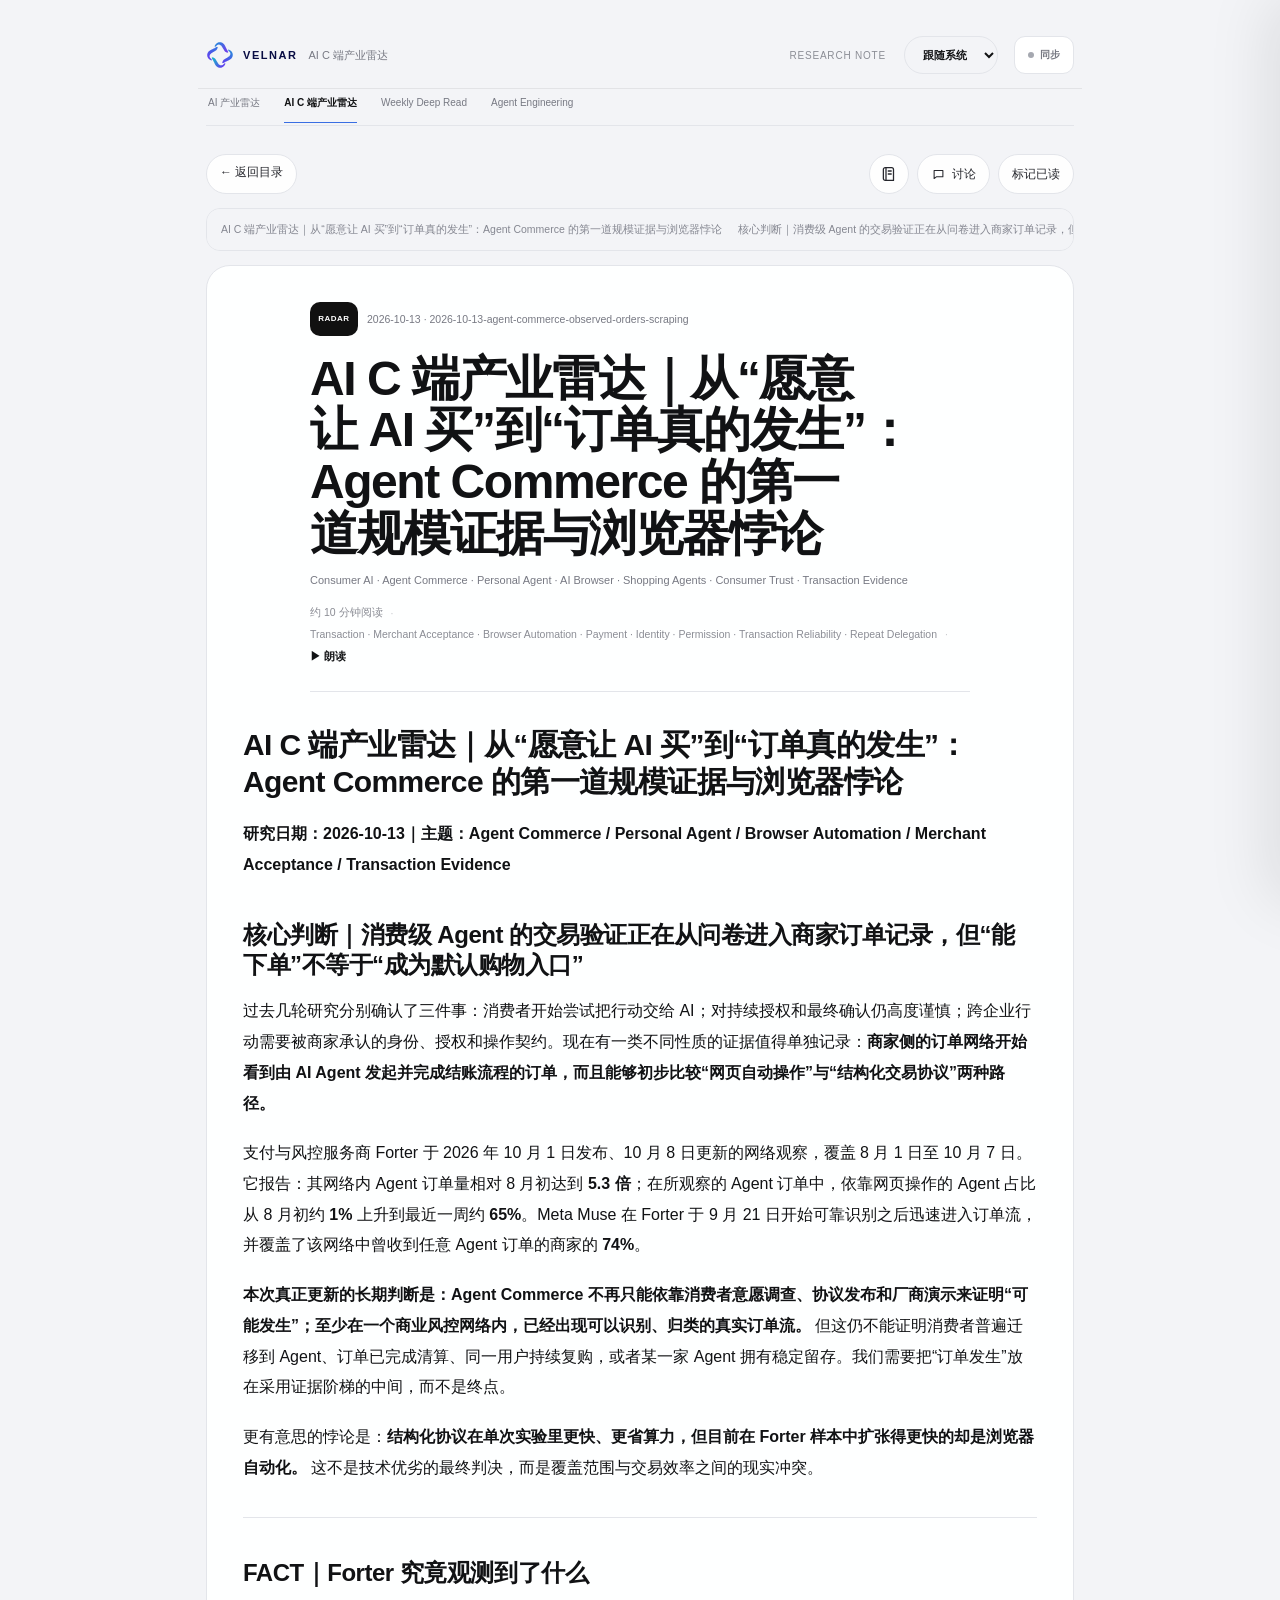
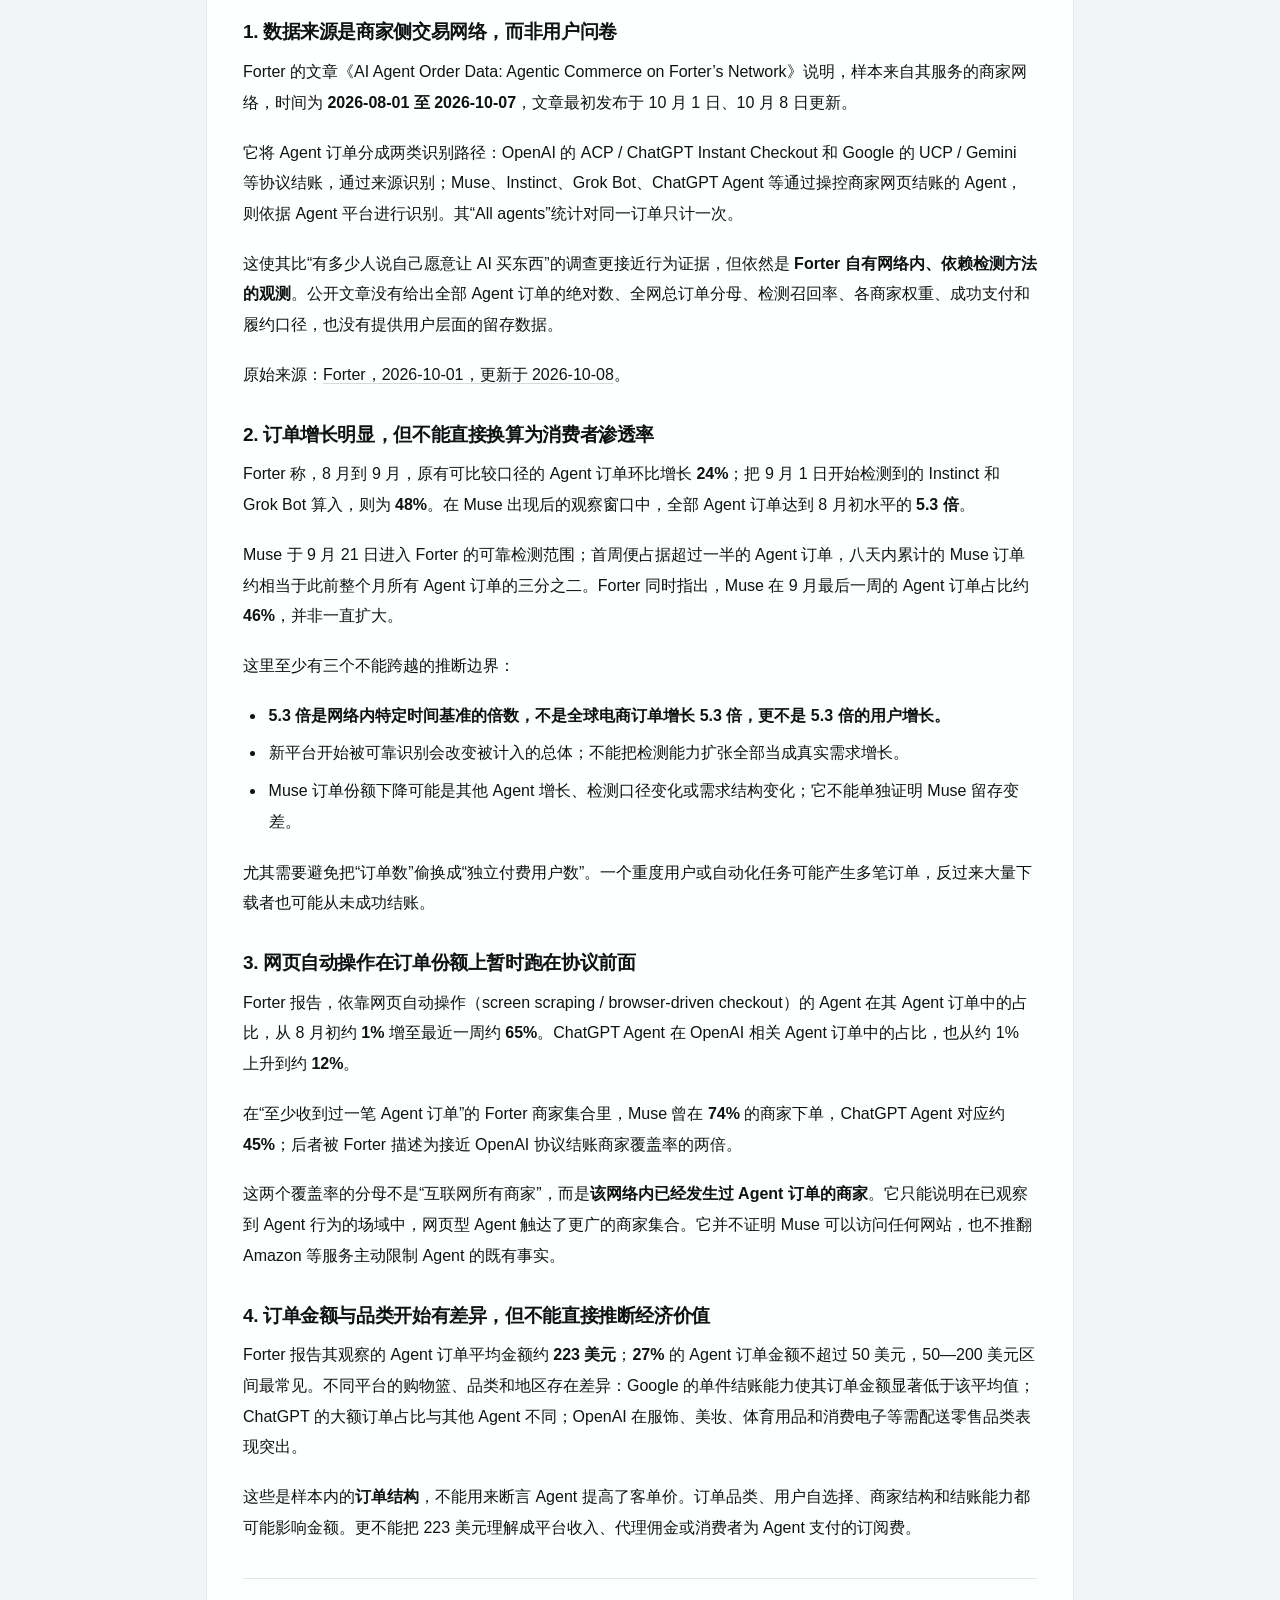
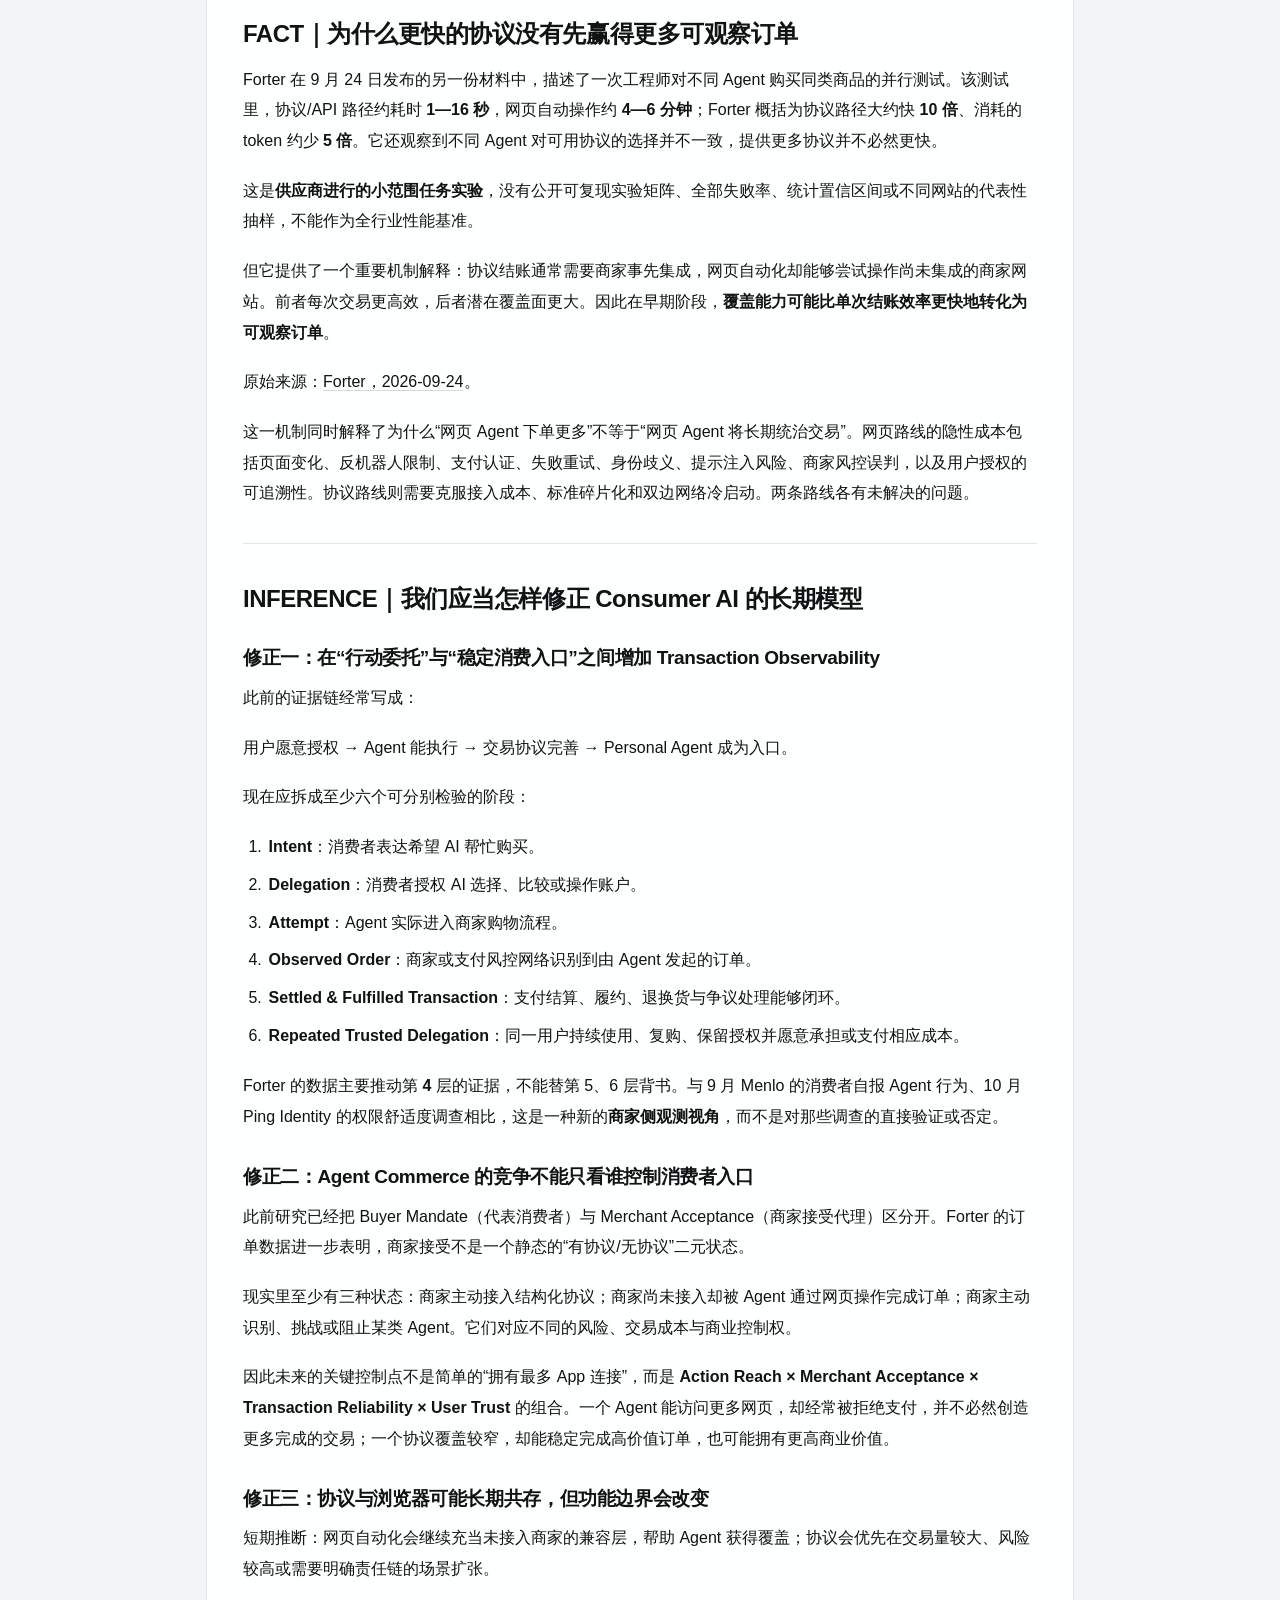
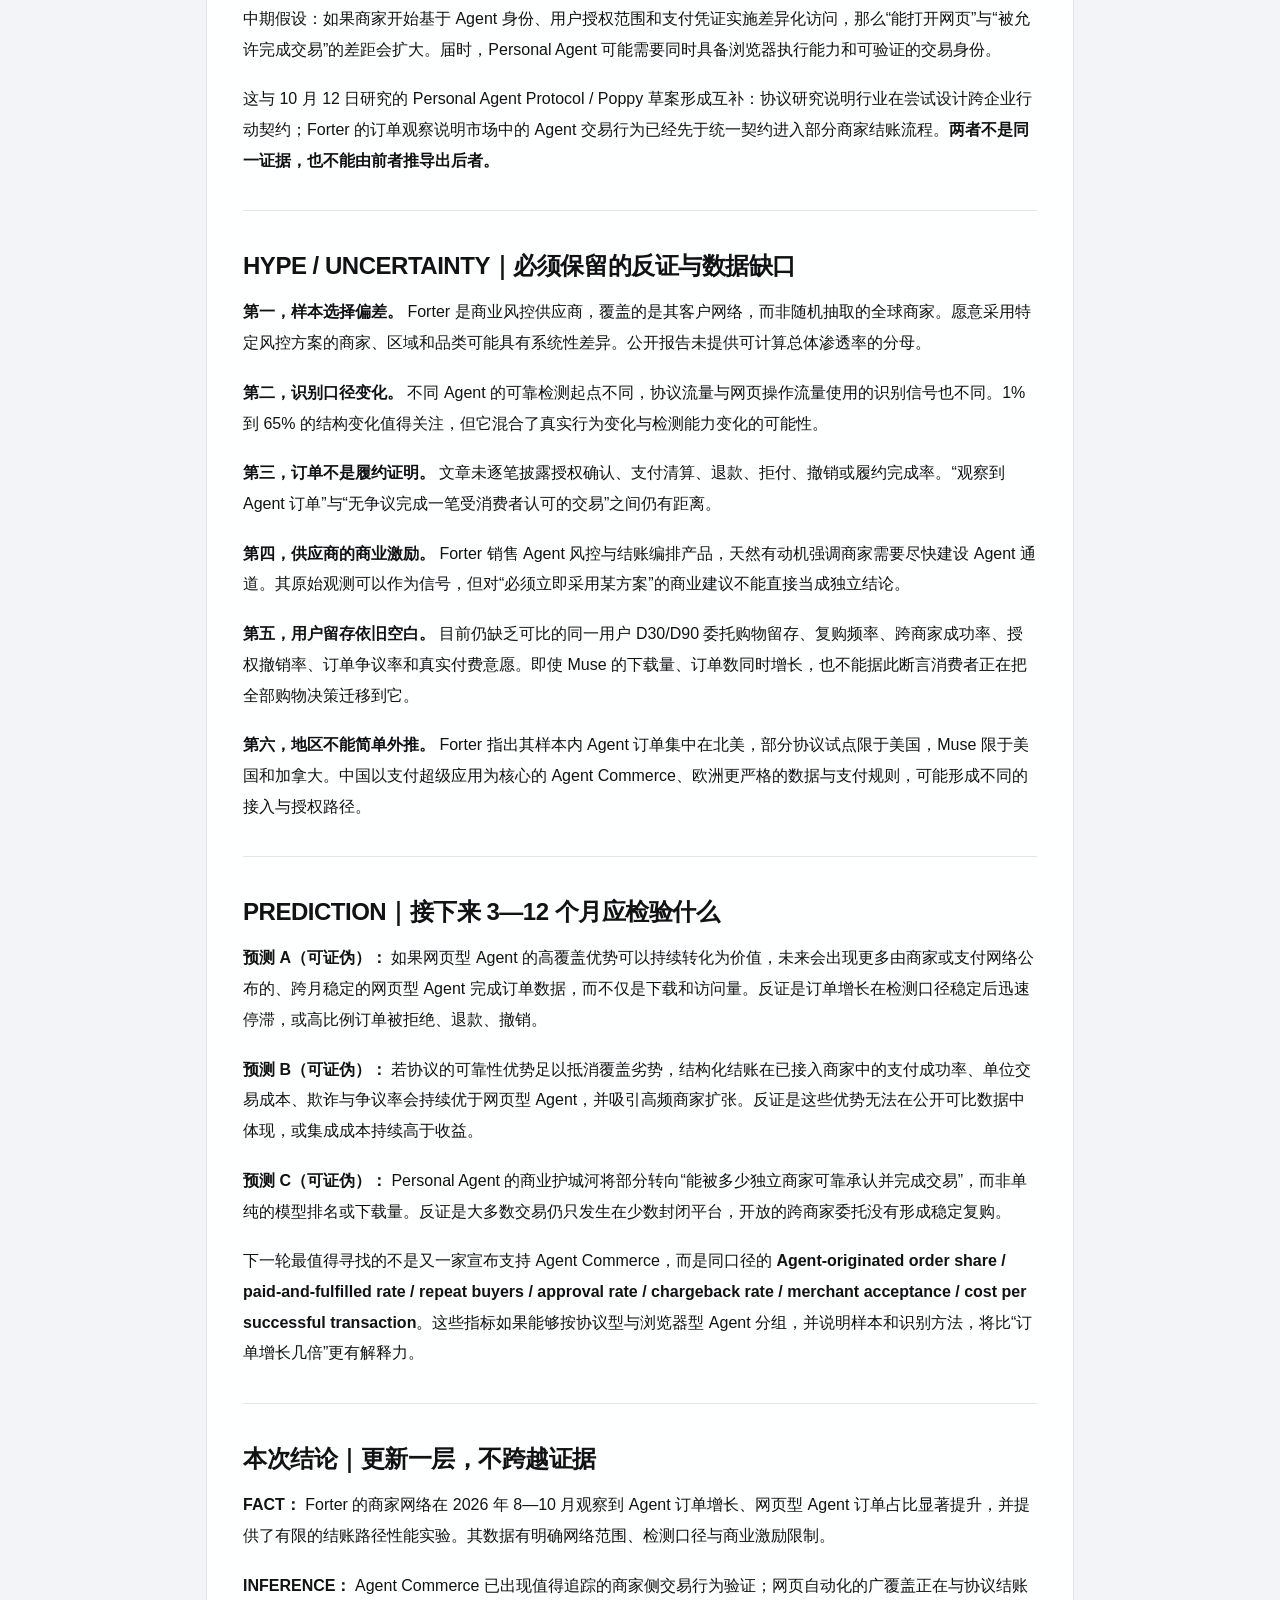
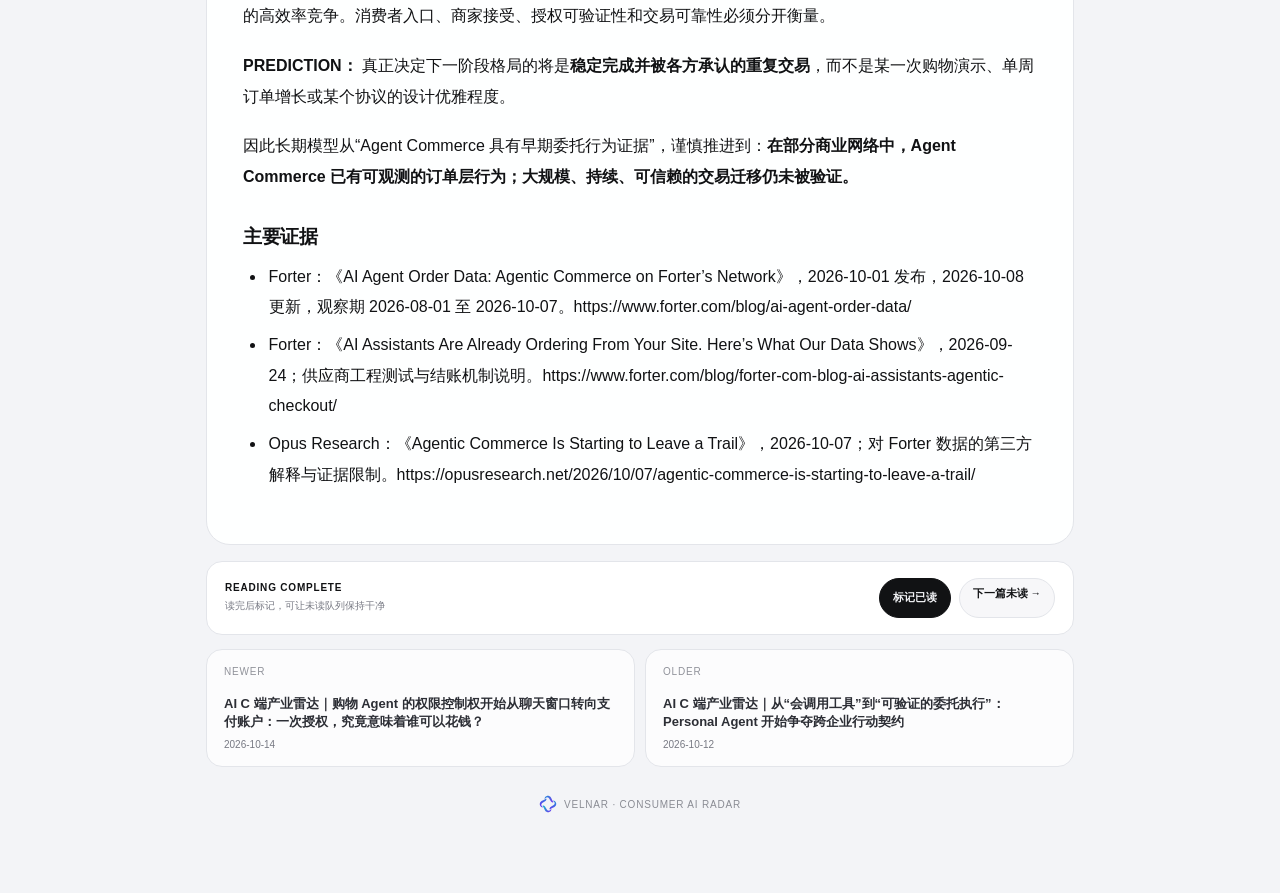
<file: consumer-article.html>
<!doctype html>
<html lang="zh-CN">
<head>
<meta charset="utf-8">
<meta name="viewport" content="width=device-width,initial-scale=1,viewport-fit=cover">
<meta name="description" content="VELNAR AI C 端产业雷达 — long-form consumer AI research">
<meta name="theme-color" content="#f3f4f7">
<meta name="mobile-web-app-capable" content="yes">
<meta name="apple-mobile-web-app-capable" content="yes">
<meta name="apple-mobile-web-app-status-bar-style" content="default">
<meta name="apple-mobile-web-app-title" content="VELNAR Radar">
<title>AI C 端产业雷达 · VELNAR</title>
<link rel="manifest" href="./manifest.webmanifest">
<link rel="icon" href="./assets/velnar-symbol.svg" type="image/svg+xml">
<link rel="stylesheet" href="./assets/radar-runtime.css">
<style>
:root{--bg:#f3f4f7;--card:#fff;--text:#111214;--muted:#777983;--line:#e3e5ea;--line-strong:#d7d9e1;--soft:#f7f7f9;--brand:#080c43;--accent:#396ee3;--reading:660px;--ease-velnar:cubic-bezier(.23,1,.32,1);--dur-hover:160ms;--dur-state:220ms;--dur-brand:560ms}
*{box-sizing:border-box}html{background:var(--bg);scroll-behavior:smooth}body{margin:0;min-height:100dvh;background:var(--bg);color:var(--text);font-family:-apple-system,BlinkMacSystemFont,"SF Pro Text","PingFang SC","Helvetica Neue",Arial,sans-serif;-webkit-font-smoothing:antialiased;-webkit-text-size-adjust:100%}a{color:inherit}button{font:inherit}.skip-link{position:fixed;left:14px;top:10px;z-index:1200;transform:translateY(-140%);background:#111;color:#fff;padding:8px 11px;border-radius:8px;font-size:12px;text-decoration:none}.skip-link:focus{transform:translateY(0)}.progress-track{position:fixed;top:0;left:0;right:0;height:2px;z-index:1100;pointer-events:none}.progress-bar{width:100%;height:100%;transform:scaleX(0);transform-origin:left center;background:linear-gradient(90deg,#1daace 0%,#396ee3 48%,#6b42ea 100%)}
main{max-width:900px;margin:0 auto;padding:max(22px,env(safe-area-inset-top)) max(16px,env(safe-area-inset-right)) calc(80px + env(safe-area-inset-bottom)) max(16px,env(safe-area-inset-left))}.brandbar{position:sticky;top:max(8px,env(safe-area-inset-top));z-index:80;display:flex;align-items:center;justify-content:space-between;gap:14px;margin:0 -8px 26px;padding:8px;border:1px solid rgba(227,229,234,.82);border-radius:13px;background:rgba(243,244,247,.9);backdrop-filter:blur(14px) saturate(120%);-webkit-backdrop-filter:blur(14px) saturate(120%);box-shadow:0 1px 0 rgba(17,18,20,.025);opacity:1;transform:none;animation:brandIn var(--dur-brand,560ms) var(--ease-velnar) 60ms forwards}.brandlock{display:flex;align-items:center;gap:9px}.brandmark{width:28px;height:28px;display:block;transform:none;animation:markIn var(--dur-brand,560ms) var(--ease-velnar) 60ms forwards}.brandname{font-size:11px;font-weight:800;letter-spacing:.14em;color:var(--brand)}.product{font-size:11px;color:var(--muted);margin-left:2px}.mode{font-size:10px;letter-spacing:.08em;text-transform:uppercase;color:#8b8d95}
.topbar{display:flex;justify-content:space-between;align-items:center;gap:12px;margin-bottom:14px}.top-actions{display:flex;align-items:center;gap:8px}.control{min-height:40px;border:1px solid var(--line);background:rgba(255,255,255,.9);color:#26272d;border-radius:999px;padding:9px 13px;font-size:12px;text-decoration:none;cursor:pointer;outline:none;white-space:nowrap}.control:focus-visible,.archive-link:focus-visible,.toc-link:focus-visible,.sources a:focus-visible{box-shadow:0 0 0 3px rgba(57,110,227,.18),0 0 0 1px rgba(57,110,227,.55);outline:none}.toc-shell{position:sticky;top:45px;z-index:60;margin-bottom:14px;display:none;background:var(--bg)}.toc-shell.visible{display:block}.toc{display:flex;gap:16px;align-items:center;overflow-x:auto;scrollbar-width:none;padding:11px 14px;background:var(--bg);border:1px solid var(--line);border-radius:14px}.toc::-webkit-scrollbar{display:none}.toc-link{position:relative;flex:0 0 auto;color:#858791;text-decoration:none;font-size:10.5px;line-height:1;padding:4px 0}.toc-link.active{color:var(--text)}.toc-link::after{content:"";position:absolute;left:0;right:0;bottom:-7px;height:1px;background:var(--accent);transform:scaleX(0);transform-origin:left}.toc-link.active::after{transform:scaleX(1)}
.article{background:rgba(255,255,255,.96);border:1px solid var(--line);border-radius:24px;padding:36px 36px 46px}.article>*{max-width:var(--reading);margin-left:auto;margin-right:auto}.article>.section,.article>.deep-read-body,.article>.consumer-markdown-body{max-width:none;width:100%;margin-left:0;margin-right:0;box-sizing:border-box}.hero-block{padding-bottom:26px;border-bottom:1px solid var(--line)}.kicker{display:flex;gap:9px;align-items:center;flex-wrap:wrap;margin-bottom:17px}.kind{display:inline-grid;place-items:center;min-width:48px;height:34px;padding:0 8px;border-radius:10px;background:#111;color:#fff;font-size:8px;font-weight:800;letter-spacing:.06em;text-transform:uppercase}.kind.baseline{background:#4b4e58}.kind.update{background:#8d9099}.meta{font-size:10.5px;color:var(--muted);font-variant-numeric:tabular-nums}.article h1{font-size:clamp(34px,5vw,48px);line-height:1.08;letter-spacing:-1.45px;margin:0 0 12px;text-wrap:balance}.themes{font-size:11px;color:var(--muted);line-height:1.6;margin:0}.reading-meta{display:flex;align-items:center;gap:8px;flex-wrap:wrap;margin-top:17px;color:#8b8d95;font-size:10.5px}.reading-meta .dot{opacity:.45}
.section{padding-top:34px;scroll-margin-top:126px}.section h2{display:flex;align-items:center;gap:10px;font-size:11px;letter-spacing:.09em;text-transform:uppercase;color:#646670;margin:0 0 14px;font-weight:800}.section h2::before{content:"";display:block;width:18px;height:1px;background:#b9bbc3}.body{font-size:16px;line-height:1.92;color:#25262c;white-space:pre-line;text-wrap:pretty}.consumer-markdown-body{padding-top:34px;font-size:16px;line-height:1.92;color:var(--text);overflow-wrap:anywhere}.consumer-markdown-body>:first-child{margin-top:0}.consumer-markdown-body>:last-child{margin-bottom:0}.consumer-markdown-body h1,.consumer-markdown-body h2,.consumer-markdown-body h3,.consumer-markdown-body h4,.consumer-markdown-body h5,.consumer-markdown-body h6{color:var(--text);text-transform:none;letter-spacing:-.02em;line-height:1.25;font-weight:760;scroll-margin-top:126px}.consumer-markdown-body h1{font-size:30px;margin:44px 0 18px}.consumer-markdown-body h2{font-size:24px;margin:40px 0 16px}.consumer-markdown-body h3{font-size:19px;margin:32px 0 13px}.consumer-markdown-body h4,.consumer-markdown-body h5,.consumer-markdown-body h6{font-size:16px;margin:28px 0 12px}.consumer-markdown-body p{margin:0 0 19px}.consumer-markdown-body strong{font-weight:760;color:var(--text)}.consumer-markdown-body blockquote{margin:24px 0;padding:4px 0 4px 18px;border-left:2px solid var(--accent);color:var(--muted)}.consumer-markdown-body blockquote p{margin:0}.consumer-markdown-body ul,.consumer-markdown-body ol{margin:0 0 20px;padding-left:1.45em}.consumer-markdown-body li{margin:7px 0;padding-left:.15em}.consumer-markdown-body pre{margin:24px 0;padding:16px 18px;overflow-x:auto;border:1px solid var(--line);border-radius:14px;background:var(--soft);font:400 13px/1.65 ui-monospace,SFMono-Regular,Menlo,Monaco,Consolas,"Liberation Mono",monospace;white-space:pre}.consumer-markdown-body code{font:400 .9em/1.5 ui-monospace,SFMono-Regular,Menlo,Monaco,Consolas,"Liberation Mono",monospace;background:var(--soft);border-radius:5px;padding:.1em .35em}.consumer-markdown-body pre code{font:inherit;background:transparent;border-radius:0;padding:0}.consumer-markdown-body a{color:inherit;text-decoration-line:underline;text-decoration-color:var(--line-strong);text-decoration-thickness:1px;text-underline-offset:3px}.consumer-markdown-body hr{border:0;border-top:1px solid var(--line);margin:34px 0}.markdown-table-wrap{width:100%;overflow-x:auto;margin:24px 0;-webkit-overflow-scrolling:touch}.consumer-markdown-body table{width:100%;min-width:440px;border-collapse:collapse;font-size:14px;line-height:1.6}.consumer-markdown-body th,.consumer-markdown-body td{padding:10px 12px;border-bottom:1px solid var(--line);text-align:left;vertical-align:top}.consumer-markdown-body th{font-weight:700;color:var(--text);background:var(--soft)}.consumer-body-status{margin-top:30px;padding:16px 18px;border:1px solid var(--line);border-radius:14px;background:var(--soft);color:var(--muted);font-size:13px;line-height:1.7}.question-list{display:grid;gap:10px}.question{background:#f5f6f8;border:1px solid #eceef2;border-radius:14px;padding:16px 18px;line-height:1.75;font-size:15px}.sources{display:grid;gap:10px}.sources a{display:flex;align-items:flex-start;gap:6px;padding:10px 0;border-bottom:1px solid #eceef2;color:#24262c;text-decoration:none;font-size:14px;line-height:1.55}.sources a:last-child{border-bottom:0}.source-index{flex:0 0 28px;color:#9698a0;font-size:10px;padding-top:2px}.error{background:var(--card);border:1px solid var(--line);border-radius:18px;padding:24px;color:var(--muted)}
.archive-nav{display:grid;grid-template-columns:1fr 1fr;gap:10px;margin-top:14px}.archive-link{display:flex;flex-direction:column;justify-content:space-between;min-height:112px;padding:16px 17px;background:rgba(255,255,255,.78);border:1px solid var(--line);border-radius:16px;text-decoration:none;outline:none}.archive-link.empty{visibility:hidden}.archive-label{font-size:10px;letter-spacing:.08em;text-transform:uppercase;color:#90929a}.archive-title{margin-top:18px;font-size:13px;line-height:1.45;font-weight:650;color:#2c2e35;text-wrap:pretty}.archive-meta{margin-top:7px;font-size:10px;color:var(--muted)}.footerbrand{display:flex;justify-content:center;align-items:center;gap:7px;margin-top:28px;color:#8a8c94;font-size:10px;letter-spacing:.08em}.footerbrand img{width:18px;height:18px}.to-top{position:fixed;right:max(22px,env(safe-area-inset-right));bottom:calc(22px + env(safe-area-inset-bottom));z-index:60;width:44px;height:44px;border:1px solid var(--line);border-radius:50%;background:rgba(255,255,255,.94);color:#454750;font-size:16px;cursor:pointer;opacity:0;transform:translateY(8px);pointer-events:none}.to-top.visible{opacity:1;transform:translateY(0);pointer-events:auto}
@keyframes brandIn{from{opacity:0;transform:translateY(4px)}to{opacity:1;transform:translateY(0)}}@keyframes markIn{from{transform:scale(.96)}to{transform:scale(1)}}
@media(hover:hover) and (pointer:fine){.collection-link:hover{color:var(--text)}.archive-link:hover{background:#fff;border-color:var(--line-strong)}}
@media(max-width:700px){main{padding-left:max(10px,env(safe-area-inset-left));padding-right:max(10px,env(safe-area-inset-right))}.brandbar{align-items:center}.mode,.product{display:none}.article{padding:28px 20px 38px;border-radius:20px}.topbar{align-items:flex-start}.top-actions{gap:6px}.control{min-height:38px;padding:8px 10px;font-size:11px}.archive-nav{grid-template-columns:1fr}.archive-link.empty{display:none}.article h1{font-size:34px}.body{font-size:16px;line-height:1.86}}
@media(prefers-reduced-motion:reduce){.brandbar{animation:none!important;opacity:1!important;transform:none!important}.brandmark{animation:none!important;transform:none!important}html{scroll-behavior:auto}.to-top{transition:none!important}}
</style>
<script defer src="./assets/radar-runtime.js"></script>
<script defer src="./assets/state-sync.js"></script>
<script defer src="./assets/article-reader.js"></script>
<script defer src="./assets/article-completion.js"></script>
</head>
<body>
<a class="skip-link" href="#articleRoot">跳到文章</a><div class="progress-track" aria-hidden="true"><div class="progress-bar" id="progressBar"></div></div>
<main>
  <div class="brandbar"><div class="brandlock"><img class="brandmark" src="./assets/velnar-symbol.svg" alt="VELNAR"><span class="brandname">VELNAR</span><span class="product">AI C 端产业雷达</span></div><span class="mode">Research note</span></div>
  <div class="topbar"><a class="control" href="./consumer-radar.html">← 返回目录</a><div class="top-actions"><button class="control" id="readBtn" type="button">标记已读</button></div></div>
  <div class="toc-shell" id="tocShell"><nav class="toc" id="toc" aria-label="文章章节"></nav></div>
  <div id="articleRoot"><div class="error">正在加载文章…</div></div>
  <nav class="archive-nav" id="archiveNav" aria-label="前后文章"></nav>
  <div class="footerbrand"><img src="./assets/velnar-symbol.svg" alt=""><span>VELNAR · CONSUMER AI RADAR</span></div>
</main>
<button class="to-top" id="toTop" type="button" aria-label="回到顶部">↑</button>
<script>
const READ_KEY='velnar-consumer-radar-read-v1';const LAST_OPENED_KEY='velnar-consumer-radar-last-opened-v1';let allItems=[];let currentItem=null;
function esc(v){return String(v??'').replace(/[&<>"']/g,c=>({'&':'&amp;','<':'&lt;','>':'&gt;','"':'&quot;',"'":'&#39;'}[c]))}
function readSet(){try{const v=JSON.parse(localStorage.getItem(READ_KEY)||'[]');return new Set(Array.isArray(v)?v:[])}catch{return new Set()}}
function writeSet(set){try{localStorage.setItem(READ_KEY,JSON.stringify([...set]))}catch{}}
function kindLabel(kind){return kind==='baseline'?'BASE':kind==='category_update'?'UPDATE':'SIGNAL'}function kindClass(kind){return kind==='baseline'?'baseline':kind==='category_update'?'update':'signal'}
function readingMinutes(item){
  const canonical=item.publication_mode==='verbatim'&&typeof item.body_markdown==='string'&&item.body_markdown.trim();
  const text=canonical?item.body_markdown:[item.fact,item.user_evidence,item.inference,item.prediction,item.hype_uncertainty,...(item.discussion_questions||[])].filter(Boolean).join('');
  const cjk=(text.match(/[\u3400-\u9fff]/g)||[]).length,latin=(text.match(/[A-Za-z0-9]+/g)||[]).length;
  return Math.max(1,Math.round(cjk/450+latin/220));
}
function safeHref(value){try{const u=new URL(String(value||''),location.href);return u.protocol==='http:'||u.protocol==='https:'?u.href:'#'}catch{return'#'}}
function inlineMarkdown(value){
  const tokens=[];const stash=html=>{const token='@@VELNAR_MD_'+tokens.length+'@@';tokens.push(html);return token};
  let s=String(value??'').split('\\`').join('`');
  s=s.replace(/`([^`\n]+)`/g,(_,code)=>stash('<code>'+esc(code)+'</code>'));
  s=s.replace(/\[([^\]]+)\]\((https?:\/\/[^\s)]+)\)/g,(_,label,url)=>stash('<a href="'+esc(safeHref(url))+'" target="_blank" rel="noopener noreferrer">'+esc(label).replace(/\*\*([^*]+)\*\*/g,'<strong>$1</strong>')+'</a>'));
  s=esc(s);
  s=s.replace(/\*\*([^*]+)\*\*/g,'<strong>$1</strong>').replace(/__([^_]+)__/g,'<strong>$1</strong>');
  tokens.forEach((html,i)=>{s=s.replace('@@VELNAR_MD_'+i+'@@',html)});
  return s;
}
function inlineLines(lines){return lines.map((line,i)=>{const hard=/\s{2,}$/.test(line);const clean=hard?line.replace(/\s{2,}$/,''):line;return inlineMarkdown(clean)+(i<lines.length-1?(hard?'<br>':' '):'')}).join('')}
function normalizedFence(line){
  const t=String(line||'').trim().split('\\`').join('`');
  return t.startsWith('```')?t:null;
}
function tableCells(line){
  let s=String(line||'').trim();
  if(s.startsWith('|'))s=s.slice(1);
  if(s.endsWith('|'))s=s.slice(0,-1);
  return s.split('|').map(x=>x.trim());
}
function tableSeparator(line){
  const cells=tableCells(line);
  return cells.length>0&&cells.every(x=>/^:?-{3,}:?$/.test(x.replace(/\s+/g,'')));
}
function tableHtml(lines,start){
  const headers=tableCells(lines[start]),spec=tableCells(lines[start+1]);
  const aligns=spec.map(x=>{const s=x.replace(/\s+/g,'');return s.startsWith(':')&&s.endsWith(':')?'center':s.endsWith(':')?'right':s.startsWith(':')?'left':''});
  const rows=[];let i=start+2;
  while(i<lines.length&&lines[i].trim()&&lines[i].includes('|')){rows.push(tableCells(lines[i]));i++}
  const cell=(tag,value,index)=>'<'+tag+(aligns[index]?' style="text-align:'+aligns[index]+'"':'')+'>'+inlineMarkdown(value??'')+'</'+tag+'>';
  const head='<thead><tr>'+headers.map((x,j)=>cell('th',x,j)).join('')+'</tr></thead>';
  const body=rows.length?'<tbody>'+rows.map(row=>'<tr>'+headers.map((_,j)=>cell('td',row[j]??'',j)).join('')+'</tr>').join('')+'</tbody>':'';
  return {html:'<div class="markdown-table-wrap"><table>'+head+body+'</table></div>',next:i};
}
function markdownToHtml(markdown){
  const lines=String(markdown??'').replace(/\r\n?/g,'\n').split('\n'),out=[];let i=0,headingIndex=0,paragraph=[];
  const flushParagraph=()=>{if(!paragraph.length)return;out.push('<p>'+inlineLines(paragraph)+'</p>');paragraph=[]};
  while(i<lines.length){
    const line=lines[i],fence=normalizedFence(line);
    if(fence){
      flushParagraph();const code=[];const info=fence.slice(3).trim();i++;
      while(i<lines.length&&!normalizedFence(lines[i])){code.push(lines[i]);i++}
      if(i<lines.length)i++;
      out.push('<pre><code'+(info?' data-info="'+esc(info)+'"':'')+'>'+esc(code.join('\n'))+'</code></pre>');continue;
    }
    if(!line.trim()){flushParagraph();i++;continue}
    const heading=line.match(/^(#{1,6})\s+(.+)$/);
    if(heading){
      flushParagraph();headingIndex++;const level=heading[1].length,id='md-heading-'+headingIndex;
      out.push('<h'+level+' id="'+id+'" data-md-heading="1">'+inlineMarkdown(heading[2])+'</h'+level+'>');i++;continue;
    }
    if(i+1<lines.length&&line.includes('|')&&tableSeparator(lines[i+1])){
      flushParagraph();const table=tableHtml(lines,i);out.push(table.html);i=table.next;continue;
    }
    if(/^\s*(?:-{3,}|\*{3,}|_{3,})\s*$/.test(line)){flushParagraph();out.push('<hr>');i++;continue}
    if(/^\s*>\s?/.test(line)){
      flushParagraph();const quote=[];
      while(i<lines.length&&/^\s*>\s?/.test(lines[i])){quote.push(lines[i].replace(/^\s*>\s?/,''));i++}
      out.push('<blockquote><p>'+inlineLines(quote)+'</p></blockquote>');continue;
    }
    if(/^\s*[-*+]\s+/.test(line)){
      flushParagraph();const items=[];
      while(i<lines.length&&/^\s*[-*+]\s+/.test(lines[i])){items.push(lines[i].replace(/^\s*[-*+]\s+/,''));i++}
      out.push('<ul>'+items.map(x=>'<li>'+inlineMarkdown(x)+'</li>').join('')+'</ul>');continue;
    }
    if(/^\s*\d+[.)]\s+/.test(line)){
      flushParagraph();const items=[];
      while(i<lines.length&&/^\s*\d+[.)]\s+/.test(lines[i])){items.push(lines[i].replace(/^\s*\d+[.)]\s+/,''));i++}
      out.push('<ol>'+items.map(x=>'<li>'+inlineMarkdown(x)+'</li>').join('')+'</ol>');continue;
    }
    paragraph.push(line);i++;
  }
  flushParagraph();return out.join('');
}
function section(id,label,body){if(!body)return'';return '<section class="section" id="sec-'+id+'"><h2>'+esc(label)+'</h2><div class="body">'+esc(body)+'</div></section>'}
function questionSection(questions){if(!questions||!questions.length)return'';return '<section class="section" id="sec-discussion"><h2>值得继续讨论的问题</h2><div class="question-list">'+questions.map(q=>'<div class="question">'+esc(q)+'</div>').join('')+'</div></section>'}
function sourcesSection(sources){if(!sources||!sources.length)return'';return '<section class="section" id="sec-sources"><h2>Sources｜来源</h2><div class="sources">'+sources.map((s,i)=>'<a href="'+esc(safeHref(s.url))+'" target="_blank" rel="noopener noreferrer"><span class="source-index">'+String(i+1).padStart(2,'0')+'</span><span>'+esc(s.label||s.url)+'</span></a>').join('')+'</div></section>'}
function canonicalBody(item){
  if(item.publication_mode==='verbatim'){
    if(typeof item.body_markdown==='string'&&item.body_markdown.trim())return '<div class="consumer-markdown-body">'+markdownToHtml(item.body_markdown)+'</div>';
    return '<div class="consumer-body-status">该条目已标记为 verbatim 发布，但 canonical body_markdown 缺失。</div>';
  }
  return '';
}
function renderArticle(item){
  currentItem=item;window.currentItem=item;
  const themes=(item.themes||[]).map(esc).join(' · '),controls=(item.control_points||[]).map(esc).join(' · ');
  const verbatim=item.publication_mode==='verbatim',body=verbatim?canonicalBody(item):section('fact','Fact｜发生了什么',item.fact)+section('user-evidence','User Evidence｜真实用户证据',item.user_evidence)+section('inference','Inference｜我们如何理解',item.inference)+section('prediction','Prediction｜接下来观察什么',item.prediction)+section('uncertainty','Hype / Uncertainty｜不应过度推断什么',item.hype_uncertainty)+questionSection(item.discussion_questions)+sourcesSection(item.sources);
  const badge=verbatim?'RADAR':kindLabel(item.kind),badgeClass=verbatim?'signal':kindClass(item.kind);
  articleRoot.innerHTML='<article class="article"><header class="hero-block"><div class="kicker"><span class="kind '+badgeClass+'">'+badge+'</span><span class="meta">'+esc(item.date)+' · '+esc(item.id)+'</span></div><h1>'+esc(item.title)+'</h1><p class="themes">'+themes+'</p><div class="reading-meta"><span>约 '+readingMinutes(item)+' 分钟阅读</span><span class="dot">·</span><span>'+esc(controls||'Consumer AI')+'</span></div></header>'+body+'</article>';
  document.title=item.title+' · AI C 端产业雷达';updateReadButton();buildToc();observeSections();updateProgress();
}
function buildToc(){
  const headings=[...document.querySelectorAll('.consumer-markdown-body [data-md-heading]')];
  if(headings.length){
    toc.innerHTML=headings.map(h=>'<a class="toc-link" href="#'+h.id+'" data-target="'+h.id+'">'+esc(h.textContent)+'</a>').join('');
    tocShell.classList.toggle('visible',headings.length>1);return;
  }
  const labels={fact:'Fact','user-evidence':'User Evidence',inference:'Inference',prediction:'Prediction',uncertainty:'Guardrail',discussion:'Discuss',sources:'Sources'};
  const sections=[...document.querySelectorAll('.article .section')];
  toc.innerHTML=sections.map(s=>'<a class="toc-link" href="#'+s.id+'" data-target="'+s.id+'">'+(labels[s.id.replace('sec-','')]||s.querySelector('h2').textContent)+'</a>').join('');
  tocShell.classList.toggle('visible',sections.length>1);
}
let observer=null;
function observeSections(){
  if(observer)observer.disconnect();const links=[...document.querySelectorAll('.toc-link')];
  const headings=[...document.querySelectorAll('.consumer-markdown-body [data-md-heading]')];
  const targets=headings.length?headings:[...document.querySelectorAll('.article .section')];
  if(!targets.length)return;
  observer=new IntersectionObserver(entries=>{const visible=entries.filter(e=>e.isIntersecting).sort((a,b)=>a.boundingClientRect.top-b.boundingClientRect.top)[0];if(!visible)return;links.forEach(a=>a.classList.toggle('active',a.dataset.target===visible.target.id))},{rootMargin:'-120px 0px -65% 0px',threshold:[0,.1,1]});
  targets.forEach(s=>observer.observe(s));
}
function updateReadButton(){if(!currentItem)return;const set=readSet();readBtn.textContent=set.has(currentItem.id)?'标记未读':'标记已读'}
readBtn.addEventListener('click',()=>{if(!currentItem)return;const set=readSet();if(set.has(currentItem.id))set.delete(currentItem.id);else{set.add(currentItem.id);try{sessionStorage.setItem(LAST_OPENED_KEY,currentItem.id)}catch{}}writeSet(set);updateReadButton();window.__velnarSync?.setRead('consumer',currentItem.id,set.has(currentItem.id))});
function renderNav(){const sorted=[...allItems].sort((a,b)=>String(b.date||'').localeCompare(String(a.date||'')));const i=sorted.findIndex(x=>x.id===currentItem.id);const newer=i>0?sorted[i-1]:null;const older=i>=0&&i<sorted.length-1?sorted[i+1]:null;function card(x,label){return x?'<a class="archive-link" href="./consumer-article.html?id='+encodeURIComponent(x.id)+'"><span class="archive-label">'+label+'</span><span><div class="archive-title">'+esc(x.title)+'</div><div class="archive-meta">'+esc(x.date)+'</div></span></a>':'<span class="archive-link empty"></span>'}archiveNav.innerHTML=card(newer,'Newer')+card(older,'Older')}
function updateProgress(){const doc=document.documentElement;const max=Math.max(1,doc.scrollHeight-innerHeight);progressBar.style.transform='scaleX('+Math.max(0,Math.min(1,scrollY/max))+')';toTop.classList.toggle('visible',scrollY>700)}window.addEventListener('scroll',updateProgress,{passive:true});window.addEventListener('resize',updateProgress);toTop.addEventListener('click',()=>scrollTo({top:0,behavior:matchMedia('(prefers-reduced-motion: reduce)').matches?'auto':'smooth'}));
async function load(){try{const id=new URLSearchParams(location.search).get('id');const r=await fetch('./consumer-radar.json?ts='+Date.now(),{cache:'no-store'});if(!r.ok)throw new Error('HTTP '+r.status);const data=await r.json();allItems=Array.isArray(data.items)?data.items:[];const item=id?allItems.find(x=>x.id===id):allItems[0];if(!item)throw new Error(id?'未找到该文章':'没有可阅读内容');renderArticle(item);renderNav()}catch(err){articleRoot.innerHTML='<div class="error">文章加载失败。 '+esc(err.message)+'</div>'}}
window.addEventListener('velnar:sync-applied',()=>updateReadButton());
if('serviceWorker'in navigator)window.addEventListener('load',()=>navigator.serviceWorker.register('./service-worker.js').catch(()=>{}));load();
</script>
</body>
</html>
</file>
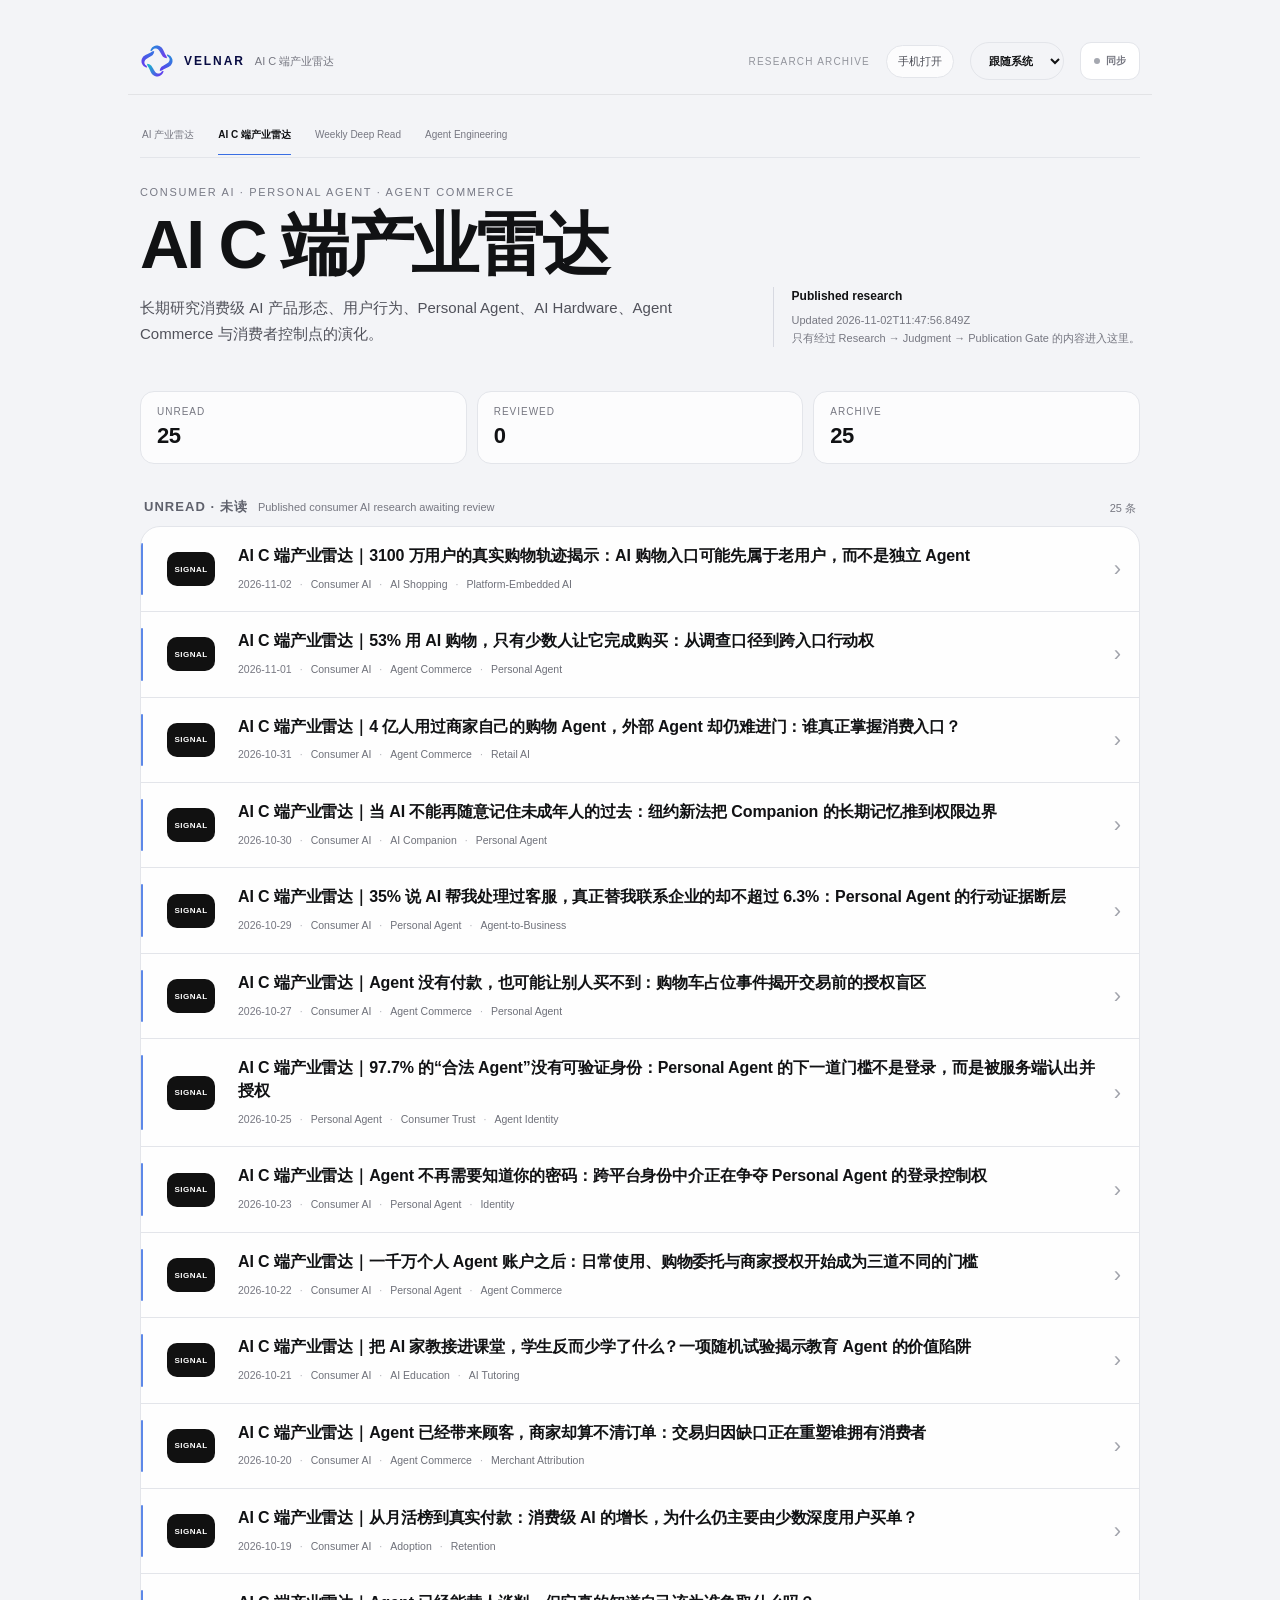
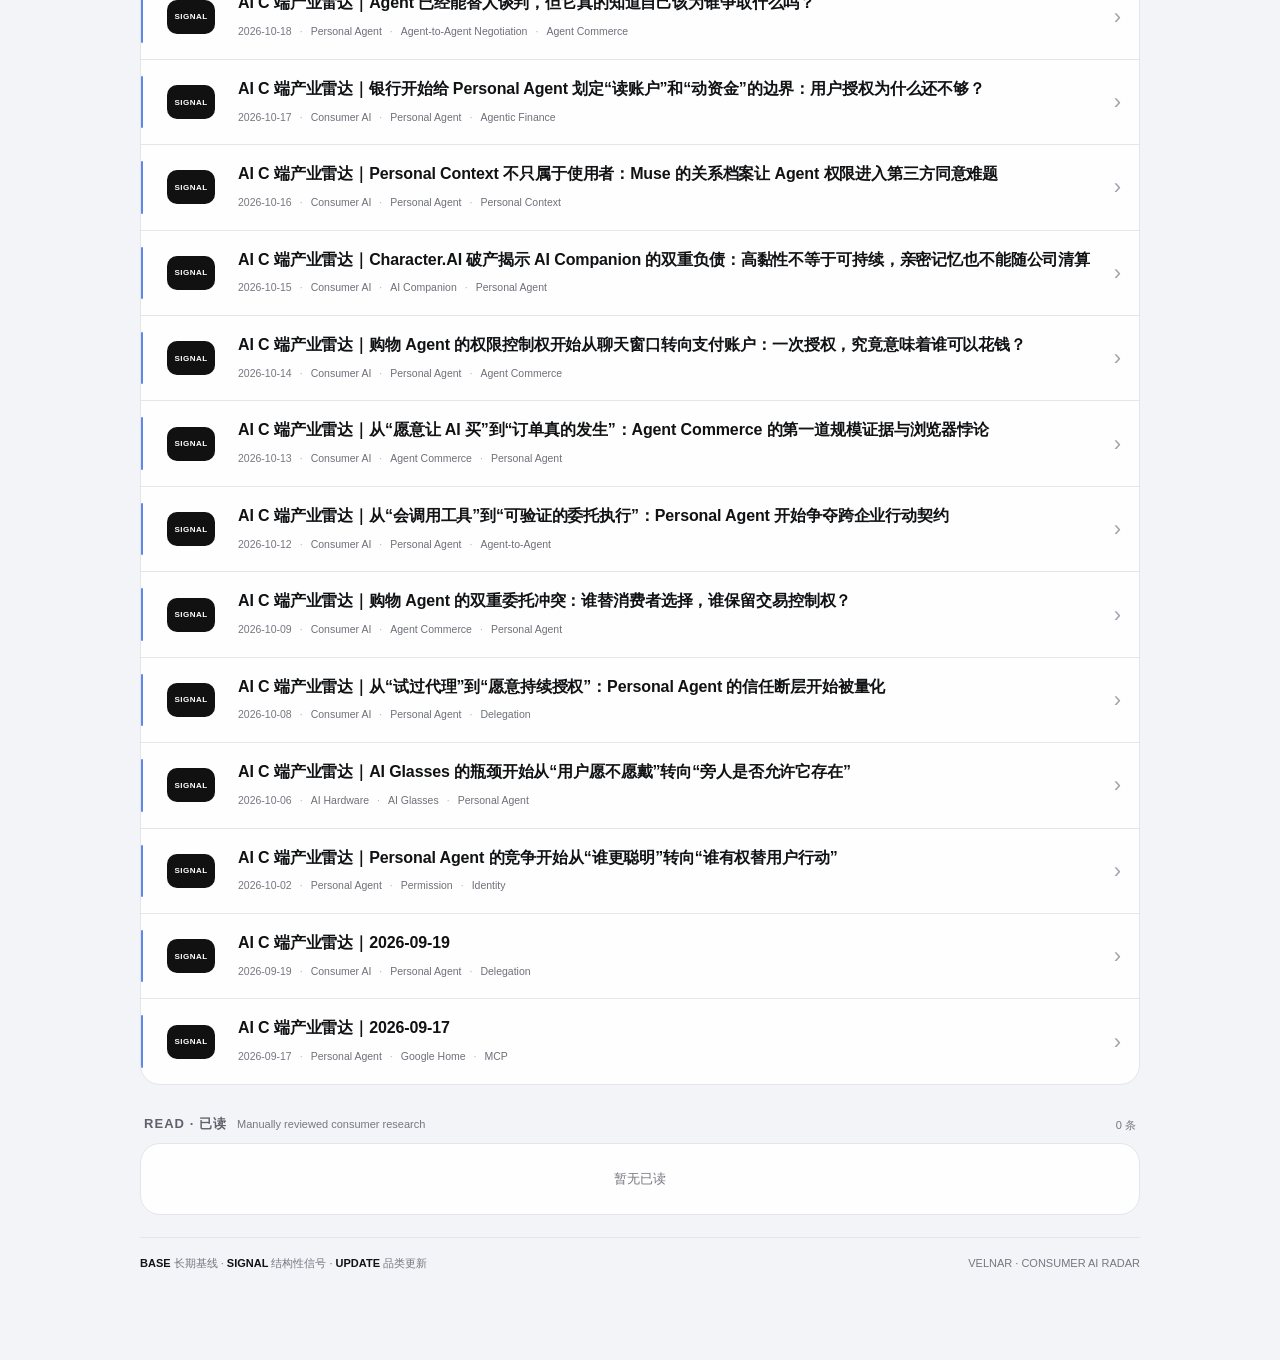
<file: consumer-radar.html>
<!doctype html>
<html lang="zh-CN">
<head>
<meta charset="utf-8">
<meta name="viewport" content="width=device-width,initial-scale=1,viewport-fit=cover">
<meta name="description" content="VELNAR AI C 端产业雷达 — Consumer AI, Personal Agent & Agent Commerce">
<meta name="theme-color" content="#f3f4f7">
<meta name="mobile-web-app-capable" content="yes">
<meta name="apple-mobile-web-app-capable" content="yes">
<meta name="apple-mobile-web-app-status-bar-style" content="default">
<meta name="apple-mobile-web-app-title" content="VELNAR Radar">
<title>AI C 端产业雷达 · VELNAR</title>
<link rel="manifest" href="./manifest.webmanifest">
<link rel="icon" href="./assets/velnar-symbol.svg" type="image/svg+xml">
<link rel="stylesheet" href="./assets/radar-runtime.css">
<style>
:root{--bg:#f3f4f7;--card:#fff;--text:#111214;--muted:#767781;--line:#e3e5ea;--line-strong:#d7d9e1;--brand:#080c43;--soft:#f8f8fa;--accent:#396ee3;--ease-velnar:cubic-bezier(.23,1,.32,1);--dur-hover:160ms;--dur-state:220ms;--dur-enter:240ms;--dur-brand:560ms}
*{box-sizing:border-box}html{background:var(--bg);scroll-behavior:smooth}body{margin:0;min-height:100dvh;background:var(--bg);color:var(--text);font-family:-apple-system,BlinkMacSystemFont,"SF Pro Text","PingFang SC","Helvetica Neue",Arial,sans-serif;-webkit-font-smoothing:antialiased;-webkit-text-size-adjust:100%}a{color:inherit}.skip-link{position:fixed;left:14px;top:10px;z-index:1000;transform:translateY(-140%);background:#111;color:#fff;padding:8px 11px;border-radius:8px;font-size:12px;text-decoration:none}.skip-link:focus{transform:translateY(0)}
.shell{max-width:1040px;margin:0 auto;padding:max(28px,env(safe-area-inset-top)) max(20px,env(safe-area-inset-right)) calc(88px + env(safe-area-inset-bottom)) max(20px,env(safe-area-inset-left))}.brandbar{position:sticky;top:max(6px,env(safe-area-inset-top));z-index:90;display:flex;align-items:center;justify-content:space-between;gap:16px;margin:0 -12px 52px;padding:10px 12px;border:1px solid rgba(215,217,225,.72);border-radius:16px;background:rgba(243,244,247,.86);box-shadow:0 8px 28px rgba(17,18,20,.035);backdrop-filter:blur(18px) saturate(125%);-webkit-backdrop-filter:blur(18px) saturate(125%);opacity:1;transform:none;animation:brandIn var(--dur-brand,560ms) var(--ease-velnar) 60ms forwards}.brandlock{display:flex;align-items:center;gap:10px}.brandmark{width:34px;height:34px;display:block;transform:none;animation:markIn var(--dur-brand,560ms) var(--ease-velnar) 60ms forwards}.brandname{font-size:12px;font-weight:800;letter-spacing:.16em;color:var(--brand)}.brandtag{font-size:11px;color:var(--muted)}.brand-actions{display:flex;align-items:center;gap:10px}.archive-mark{font-size:10px;letter-spacing:.12em;text-transform:uppercase;color:#92949c}.mobile-open{border:1px solid var(--line);background:rgba(255,255,255,.78);color:#4b4d56;border-radius:999px;padding:8px 11px;font-size:11px;cursor:pointer;transition:background var(--dur-hover) ease,transform var(--dur-hover) var(--ease-velnar),border-color var(--dur-hover) ease}.mobile-open:active{transform:scale(.98)}.mobile-open:focus-visible{outline:none;box-shadow:0 0 0 3px rgba(57,110,227,.15),0 0 0 1px rgba(57,110,227,.5)}.collection-link:focus-visible{outline:none;box-shadow:0 0 0 3px rgba(57,110,227,.16)}
.hero{display:grid;grid-template-columns:minmax(0,1fr) auto;gap:32px;align-items:end;margin-bottom:44px}.eyebrow{font-size:11px;letter-spacing:.15em;text-transform:uppercase;color:#777985;margin-bottom:14px}.hero h1{font-size:clamp(42px,6vw,68px);line-height:.96;letter-spacing:-2.8px;margin:0;max-width:720px;text-wrap:balance}.hero p{margin:18px 0 0;max-width:660px;font-size:15px;line-height:1.72;color:#50515a}.hero-note{min-width:210px;border-left:1px solid var(--line-strong);padding-left:18px;color:var(--muted);font-size:11px;line-height:1.65}.hero-note b{display:block;color:var(--text);font-size:12px;margin-bottom:4px;font-weight:650}.updated{font-variant-numeric:tabular-nums}
.stats{display:grid;grid-template-columns:repeat(3,1fr);gap:10px;margin:0 0 34px}.stat{background:rgba(255,255,255,.78);border:1px solid var(--line);border-radius:14px;padding:14px 16px}.stat-link{display:block;text-decoration:none}.stat-label{font-size:10px;letter-spacing:.1em;text-transform:uppercase;color:var(--muted);margin-bottom:6px}.stat-value{font-size:22px;letter-spacing:-.5px;font-weight:700;font-variant-numeric:tabular-nums}
.section{margin-top:30px;scroll-margin-top:74px}.section-head{display:flex;justify-content:space-between;align-items:flex-end;gap:20px;padding:0 4px 10px}.section-title-wrap{display:flex;align-items:baseline;gap:10px}.section-title{font-size:13px;font-weight:760;letter-spacing:.08em;color:#5f616c}.section-desc,.section-count{font-size:11px;color:var(--muted)}.list{background:rgba(255,255,255,.9);border:1px solid var(--line);border-radius:20px;overflow:hidden}.empty{padding:26px;color:var(--muted);font-size:13px;text-align:center}
.item{display:grid;grid-template-columns:64px minmax(0,1fr) auto;gap:15px;align-items:center;padding:18px;border-bottom:1px solid var(--line);text-decoration:none;cursor:pointer;outline:none;position:relative;transition:background var(--dur-hover) ease,transform var(--dur-hover) var(--ease-velnar),opacity var(--dur-state) ease}.item:last-child{border-bottom:0}.item:focus-visible{box-shadow:inset 0 0 0 2px rgba(57,110,227,.45)}.kind-wrap{display:flex;align-items:center;justify-content:center}.kind{min-width:48px;height:34px;padding:0 7px;border-radius:10px;display:grid;place-items:center;background:#111;color:#fff;font-size:8px;font-weight:800;letter-spacing:.06em;text-transform:uppercase}.kind.update{background:#8d9099}.kind.baseline{background:#4b4e58}.content{min-width:0}.title{font-size:16px;font-weight:660;line-height:1.42;letter-spacing:-.12px;text-wrap:pretty}.meta{display:flex;gap:8px;align-items:center;flex-wrap:wrap;margin-top:7px;font-size:10.5px;color:var(--muted);line-height:1.4;font-variant-numeric:tabular-nums}.meta .sep{opacity:.55}.theme{padding:2px 0;color:#6e7079}.arrow{font-size:22px;color:#a2a4ac}.unread .item::before{content:"";position:absolute;left:0;top:16px;bottom:16px;width:2px;border-radius:2px;background:var(--accent);opacity:.82}.read .item{opacity:.58;background:#fafafa}.read .title{font-weight:560}.legend{margin-top:22px;padding-top:16px;border-top:1px solid var(--line);font-size:11px;color:var(--muted);line-height:1.7;display:flex;justify-content:space-between;gap:20px;flex-wrap:wrap}.legend strong{color:var(--text);font-weight:650}.error{background:var(--card);border:1px solid var(--line);border-radius:14px;padding:18px;color:var(--muted);font-size:13px}
@keyframes brandIn{from{opacity:0;transform:translateY(4px)}to{opacity:1;transform:translateY(0)}}@keyframes markIn{from{transform:scale(.96)}to{transform:scale(1)}}
@media(hover:hover) and (pointer:fine){.item:hover{background:#fbfbfc;transform:translateX(3px)}.collection-link:hover{color:var(--text)}}
@media(max-width:760px){.shell{padding:max(18px,env(safe-area-inset-top)) max(12px,env(safe-area-inset-right)) calc(60px + env(safe-area-inset-bottom)) max(12px,env(safe-area-inset-left))}.brandbar{margin:0 -4px 34px;padding:8px 9px;border-radius:14px}.brandtag,.archive-mark{display:none}.mobile-open{min-height:40px}.hero{grid-template-columns:1fr;gap:20px}.hero h1{font-size:44px;letter-spacing:-1.9px}.hero-note{border-left:0;border-top:1px solid var(--line);padding:14px 0 0}.stat{padding:12px}.stat-value{font-size:19px}.item{grid-template-columns:52px minmax(0,1fr) auto;padding:16px 13px;gap:11px;min-height:74px}.kind{min-width:44px;height:32px;font-size:7px}.title{font-size:15.5px}.section-desc{display:none}}
@media(max-width:480px){.hero h1{font-size:39px}.stats{gap:7px}.stat{padding:11px 9px}.stat-label{font-size:9px}.stat-value{font-size:18px}.item{grid-template-columns:48px minmax(0,1fr) auto}.kind{min-width:40px;padding:0 5px}}
@media(prefers-reduced-motion:reduce){.brandbar{animation:none!important;opacity:1!important;transform:none!important}.brandmark{animation:none!important;transform:none!important}html{scroll-behavior:auto}.item{transition:none!important;transform:none!important}}
</style>
<script defer src="./assets/radar-runtime.js"></script>
<script defer src="./assets/state-sync.js"></script>
<script defer src="./assets/continue-reading.js"></script>
</head>
<body>
<a class="skip-link" href="#content">跳到内容</a>
<main class="shell" id="content">
  <div class="brandbar"><div class="brandlock"><img class="brandmark" src="./assets/velnar-symbol.svg" alt="VELNAR"><span class="brandname">VELNAR</span><span class="brandtag">AI C 端产业雷达</span></div><div class="brand-actions"><span class="archive-mark">Research archive</span><button class="mobile-open" id="mobileOpenBtn" type="button">手机打开</button></div></div>
  <section class="hero" aria-labelledby="pageTitle"><div><div class="eyebrow">Consumer AI · Personal Agent · Agent Commerce</div><h1 id="pageTitle">AI C 端产业雷达</h1><p>长期研究消费级 AI 产品形态、用户行为、Personal Agent、AI Hardware、Agent Commerce 与消费者控制点的演化。</p></div><div class="hero-note"><b>Published research</b><span id="updated" class="updated"></span><br><span class="hero-note-copy">只有经过 Research → Judgment → Publication Gate 的内容进入这里。</span></div></section>
  <div class="stats" id="stats" aria-label="Consumer Radar statistics"></div>
  <section class="section unread" id="unreadSection" aria-labelledby="unreadHeading"><div class="section-head"><div class="section-title-wrap"><div class="section-title" id="unreadHeading">UNREAD · 未读</div><div class="section-desc">Published consumer AI research awaiting review</div></div><div class="section-count" id="unreadCount"></div></div><div class="list" id="unreadList"></div></section>
  <section class="section read" id="readSection" aria-labelledby="readHeading"><div class="section-head"><div class="section-title-wrap"><div class="section-title" id="readHeading">READ · 已读</div><div class="section-desc">Manually reviewed consumer research</div></div><div class="section-count" id="readCount"></div></div><div class="list" id="readList"></div></section>
  <div class="legend"><span><strong>BASE</strong> 长期基线 · <strong>SIGNAL</strong> 结构性信号 · <strong>UPDATE</strong> 品类更新</span><span>VELNAR · CONSUMER AI RADAR</span></div>
</main>
<script>
const READ_KEY='velnar-consumer-radar-read-v1';const LAST_OPENED_KEY='velnar-consumer-radar-last-opened-v1';const RETURN_SCROLL_KEY='velnar-consumer-radar-return-scroll-v1';let items=[];
function parseStoredSet(key){try{const value=JSON.parse(localStorage.getItem(key)||'[]');return new Set(Array.isArray(value)?value:[])}catch{return new Set()}}let readSet=parseStoredSet(READ_KEY);
function esc(v){return String(v??'').replace(/[&<>"']/g,c=>({'&':'&amp;','<':'&lt;','>':'&gt;','"':'&quot;',"'":'&#39;'}[c]))}
function rememberReturn(){try{sessionStorage.setItem(RETURN_SCROLL_KEY,String(window.scrollY))}catch{}}
function kindLabel(kind){return kind==='baseline'?'BASE':kind==='category_update'?'UPDATE':'SIGNAL'}
function kindClass(kind){return kind==='baseline'?'baseline':kind==='category_update'?'update':'signal'}
function card(e){const themes=e.themes||[];const href='./consumer-article.html?id='+encodeURIComponent(e.id);const meta=[esc(e.date),...themes.slice(0,3).map(t=>'<span class="theme">'+esc(t)+'</span>')];return '<a class="item" href="'+href+'" onclick="rememberReturn()" aria-label="阅读 '+esc(e.title)+'"><div class="kind-wrap"><div class="kind '+kindClass(e.kind)+'">'+kindLabel(e.kind)+'</div></div><div class="content"><div class="title">'+esc(e.title)+'</div><div class="meta">'+meta.join('<span class="sep">·</span>')+'</div></div><div class="arrow" aria-hidden="true">›</div></a>'}
function restoreScroll(){let raw=null;try{raw=sessionStorage.getItem(RETURN_SCROLL_KEY);sessionStorage.removeItem(RETURN_SCROLL_KEY)}catch{}if(raw===null)return;const y=Number(raw);if(Number.isFinite(y))requestAnimationFrame(()=>window.scrollTo(0,y))}
function render(){readSet=parseStoredSet(READ_KEY);const sorted=[...items].sort((a,b)=>String(b.date||'').localeCompare(String(a.date||'')));const unread=sorted.filter(x=>!readSet.has(x.id));const read=sorted.filter(x=>readSet.has(x.id));unreadList.innerHTML=unread.length?unread.map(card).join(''):'<div class="empty">暂无未读</div>';readList.innerHTML=read.length?read.map(card).join(''):'<div class="empty">暂无已读</div>';unreadCount.textContent=unread.length+' 条';readCount.textContent=read.length+' 条';stats.innerHTML='<a class="stat stat-link" href="#unreadSection"><div class="stat-label">Unread</div><div class="stat-value">'+unread.length+'</div></a><a class="stat stat-link" href="#readSection"><div class="stat-label">Reviewed</div><div class="stat-value">'+read.length+'</div></a><div class="stat"><div class="stat-label">Archive</div><div class="stat-value">'+items.length+'</div></div>';restoreScroll()}
async function load(){try{const r=await fetch('./consumer-radar.json?ts='+Date.now(),{cache:'no-store'});if(!r.ok)throw new Error('HTTP '+r.status);const data=await r.json();items=Array.isArray(data.items)?data.items:[];updated.textContent='Updated '+(data.updated_at||'—');render()}catch(err){unreadList.innerHTML='<div class="error">Consumer Radar 数据加载失败，请稍后刷新。 '+esc(err.message)+'</div>'}}
async function openMobileAccess(){const url=location.href.split('#')[0];if(navigator.share){try{await navigator.share({title:document.title,url});return}catch(err){if(err&&err.name==='AbortError')return}}try{await navigator.clipboard.writeText(url);if(typeof showToast==='function')showToast('页面地址已复制')}catch{if(typeof showToast==='function')showToast('请复制浏览器地址')}}
const mobileOpenBtn=document.getElementById('mobileOpenBtn');if(mobileOpenBtn)mobileOpenBtn.addEventListener('click',openMobileAccess);
window.addEventListener('velnar:sync-applied',()=>{if(items.length)render()});
if('serviceWorker'in navigator)window.addEventListener('load',()=>navigator.serviceWorker.register('./service-worker.js').catch(()=>{}));window.addEventListener('pageshow',()=>{if(items.length)render()});load();
</script>
</body>
</html>
</file>
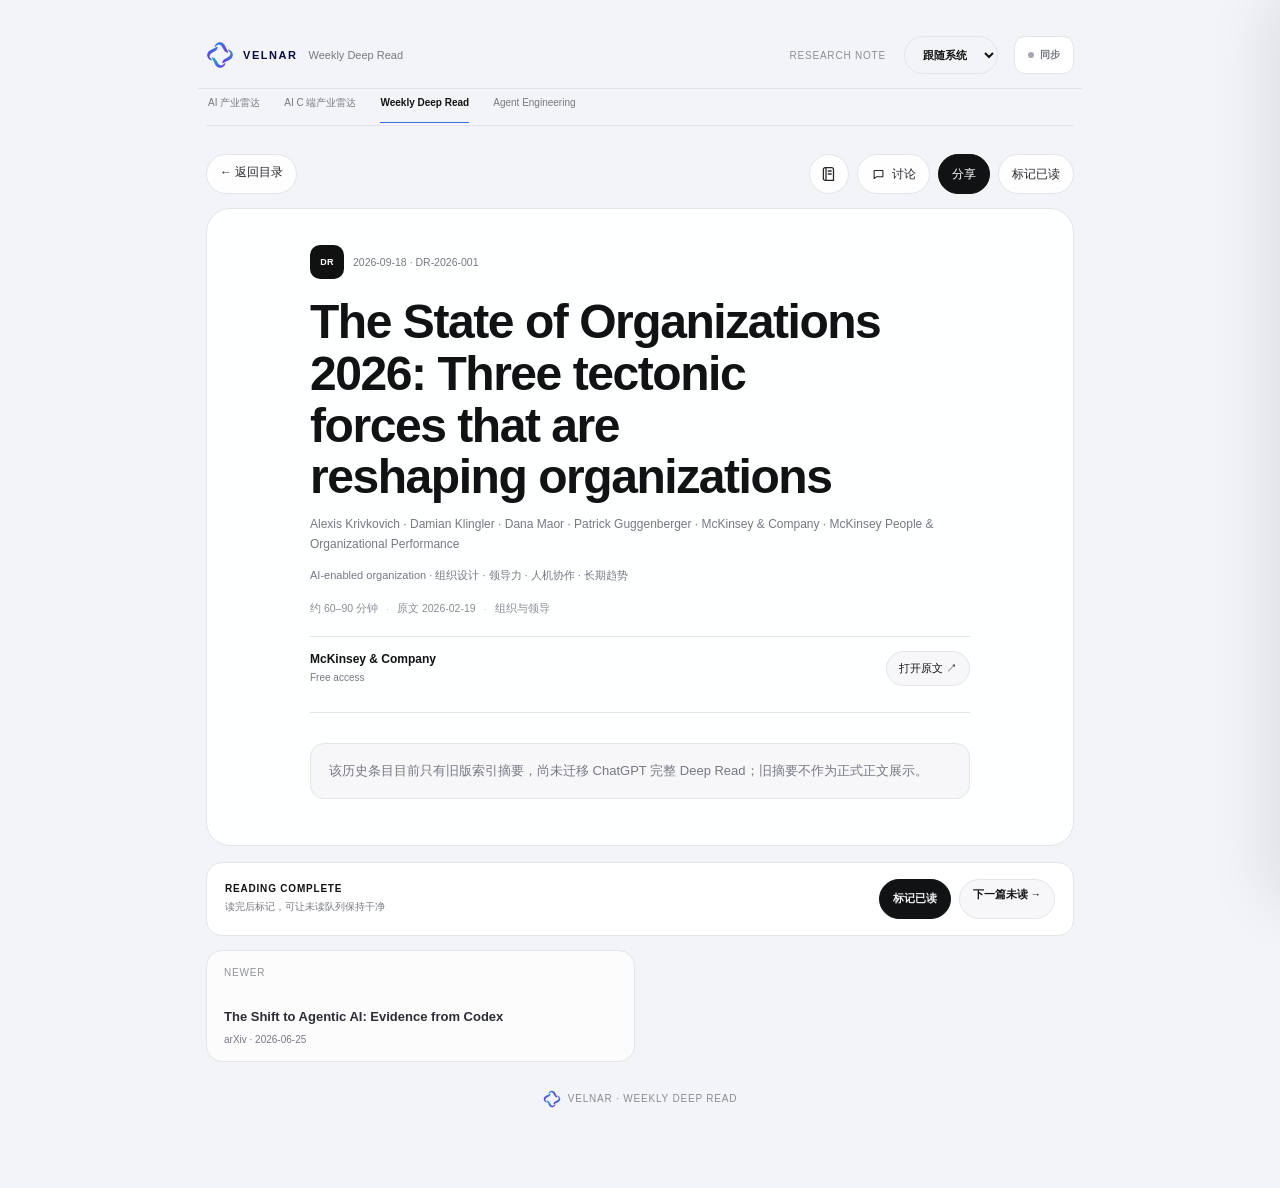
<file: deep-read-article.html>
<!doctype html>
<html lang="zh-CN">
<head>
<meta charset="utf-8">
<meta name="viewport" content="width=device-width,initial-scale=1,viewport-fit=cover">
<meta name="description" content="VELNAR Weekly Deep Read — curated long-form reading notes">
<meta name="theme-color" content="#f3f4f7">
<meta name="mobile-web-app-capable" content="yes">
<meta name="apple-mobile-web-app-capable" content="yes">
<meta name="apple-mobile-web-app-status-bar-style" content="default">
<meta name="apple-mobile-web-app-title" content="VELNAR Radar">
<title>Weekly Deep Read · VELNAR</title>
<link rel="manifest" href="./manifest.webmanifest">
<link rel="icon" href="./assets/velnar-symbol.svg" type="image/svg+xml">
<link rel="stylesheet" href="./assets/radar-runtime.css">
<style>
:root{--bg:#f3f4f7;--card:#fff;--text:#111214;--muted:#777983;--line:#e3e5ea;--line-strong:#d7d9e1;--soft:#f7f7f9;--brand:#080c43;--accent:#396ee3;--reading:660px;--ease-velnar:cubic-bezier(.23,1,.32,1);--dur-hover:160ms;--dur-state:220ms;--dur-brand:560ms}
*{box-sizing:border-box}html{background:var(--bg);scroll-behavior:smooth}body{margin:0;min-height:100dvh;background:var(--bg);color:var(--text);font-family:-apple-system,BlinkMacSystemFont,"SF Pro Text","PingFang SC","Helvetica Neue",Arial,sans-serif;-webkit-font-smoothing:antialiased;-webkit-text-size-adjust:100%}a{color:inherit}button{font:inherit}.skip-link{position:fixed;left:14px;top:10px;z-index:1200;transform:translateY(-140%);background:#111;color:#fff;padding:8px 11px;border-radius:8px;font-size:12px;text-decoration:none}.skip-link:focus{transform:translateY(0)}.progress-track{position:fixed;top:0;left:0;right:0;height:2px;z-index:1100;pointer-events:none}.progress-bar{width:100%;height:100%;transform:scaleX(0);transform-origin:left center;background:linear-gradient(90deg,#1daace 0%,#396ee3 48%,#6b42ea 100%)}
main{max-width:900px;margin:0 auto;padding:max(22px,env(safe-area-inset-top)) max(16px,env(safe-area-inset-right)) calc(80px + env(safe-area-inset-bottom)) max(16px,env(safe-area-inset-left))}.brandbar{position:sticky;top:max(8px,env(safe-area-inset-top));z-index:80;display:flex;align-items:center;justify-content:space-between;gap:14px;margin:0 -8px 26px;padding:8px;border:1px solid rgba(227,229,234,.82);border-radius:13px;background:rgba(243,244,247,.9);backdrop-filter:blur(14px) saturate(120%);-webkit-backdrop-filter:blur(14px) saturate(120%);box-shadow:0 1px 0 rgba(17,18,20,.025);opacity:1;transform:none;animation:brandIn var(--dur-brand,560ms) var(--ease-velnar) 60ms forwards}.brandlock{display:flex;align-items:center;gap:9px}.brandmark{width:28px;height:28px;display:block;transform:none;animation:markIn var(--dur-brand,560ms) var(--ease-velnar) 60ms forwards}.brandname{font-size:11px;font-weight:800;letter-spacing:.14em;color:var(--brand)}.product{font-size:11px;color:var(--muted);margin-left:2px}.mode{font-size:10px;letter-spacing:.08em;text-transform:uppercase;color:#8b8d95}
.topbar{display:flex;justify-content:space-between;align-items:center;gap:12px;margin-bottom:14px}.top-actions{display:flex;align-items:center;gap:8px}.control{min-height:40px;border:1px solid var(--line);background:rgba(255,255,255,.9);color:#26272d;border-radius:999px;padding:9px 13px;font-size:12px;text-decoration:none;cursor:pointer;outline:none;white-space:nowrap}.control.primary{background:#111214;color:#fff;border-color:#111214}.control:focus-visible,.archive-link:focus-visible,.toc-link:focus-visible,.source-button:focus-visible{box-shadow:0 0 0 3px rgba(57,110,227,.18),0 0 0 1px rgba(57,110,227,.55);outline:none}.toc-shell{position:sticky;top:45px;z-index:60;margin-bottom:14px;display:none;background:var(--bg)}.toc-shell.visible{display:block}.toc{display:flex;gap:16px;align-items:center;overflow-x:auto;scrollbar-width:none;padding:11px 14px;background:var(--bg);border:1px solid var(--line);border-radius:14px}.toc::-webkit-scrollbar{display:none}.toc-link{position:relative;flex:0 0 auto;color:#858791;text-decoration:none;font-size:10.5px;line-height:1;padding:4px 0}.toc-link.active{color:var(--text)}.toc-link::after{content:"";position:absolute;left:0;right:0;bottom:-7px;height:1px;background:var(--accent);transform:scaleX(0);transform-origin:left}.toc-link.active::after{transform:scaleX(1)}
.article{background:rgba(255,255,255,.96);border:1px solid var(--line);border-radius:24px;padding:36px 36px 46px}.article>*{max-width:var(--reading);margin-left:auto;margin-right:auto}.article>.section,.article>.deep-read-body{max-width:none;width:100%;margin-left:0;margin-right:0;box-sizing:border-box}.hero-block{padding-bottom:26px;border-bottom:1px solid var(--line)}.kicker{display:flex;gap:9px;align-items:center;flex-wrap:wrap;margin-bottom:17px}.dr-badge{display:inline-grid;place-items:center;width:34px;height:34px;border-radius:10px;background:#111;color:#fff;font-size:9px;font-weight:800;letter-spacing:.04em}.meta{font-size:10.5px;color:var(--muted);font-variant-numeric:tabular-nums}.article h1{font-size:clamp(34px,5vw,48px);line-height:1.08;letter-spacing:-1.45px;margin:0 0 12px;text-wrap:balance}.byline{font-size:12px;color:var(--muted);line-height:1.65;margin-top:10px}.themes{font-size:11px;color:var(--muted);line-height:1.6;margin:12px 0 0}.reading-meta{display:flex;align-items:center;gap:8px;flex-wrap:wrap;margin-top:17px;color:#8b8d95;font-size:10.5px}.reading-meta .dot{opacity:.45}.source-strip{display:flex;align-items:center;justify-content:space-between;gap:14px;margin-top:20px;padding:14px 0 0;border-top:1px solid var(--line)}.source-copy{min-width:0}.source-name{font-size:12px;font-weight:650}.source-access{margin-top:4px;font-size:10px;color:var(--muted);line-height:1.5}.source-button{flex:0 0 auto;text-decoration:none;border:1px solid var(--line);border-radius:999px;padding:9px 12px;font-size:11px;background:var(--soft)}
.section{padding-top:34px;scroll-margin-top:126px}.section h2{display:flex;align-items:center;gap:10px;font-size:11px;letter-spacing:.09em;text-transform:uppercase;color:#646670;margin:0 0 14px;font-weight:800}.section h2::before{content:"";display:block;width:18px;height:1px;background:#b9bbc3}.body{font-size:16px;line-height:1.92;color:#25262c;white-space:pre-line;text-wrap:pretty}.deep-read-body{padding-top:34px;font-size:16px;line-height:1.92;color:var(--text);overflow-wrap:anywhere}.deep-read-body>:first-child{margin-top:0}.deep-read-body>:last-child{margin-bottom:0}.deep-read-body h1,.deep-read-body h2,.deep-read-body h3,.deep-read-body h4,.deep-read-body h5,.deep-read-body h6{color:var(--text);text-transform:none;letter-spacing:-.02em;line-height:1.25;font-weight:760;scroll-margin-top:126px}.deep-read-body h1{font-size:30px;margin:44px 0 18px}.deep-read-body h2{font-size:24px;margin:40px 0 16px}.deep-read-body h3{font-size:19px;margin:32px 0 13px}.deep-read-body h4,.deep-read-body h5,.deep-read-body h6{font-size:16px;margin:28px 0 12px}.deep-read-body p{margin:0 0 19px}.deep-read-body strong{font-weight:760;color:var(--text)}.deep-read-body blockquote{margin:24px 0;padding:4px 0 4px 18px;border-left:2px solid var(--accent);color:var(--muted)}.deep-read-body blockquote p{margin:0}.deep-read-body ul,.deep-read-body ol{margin:0 0 20px;padding-left:1.45em}.deep-read-body li{margin:7px 0;padding-left:.15em}.deep-read-body pre{margin:24px 0;padding:16px 18px;overflow-x:auto;border:1px solid var(--line);border-radius:14px;background:var(--soft);font:400 13px/1.65 ui-monospace,SFMono-Regular,Menlo,Monaco,Consolas,"Liberation Mono",monospace;white-space:pre}.deep-read-body code{font:400 .9em/1.5 ui-monospace,SFMono-Regular,Menlo,Monaco,Consolas,"Liberation Mono",monospace;background:var(--soft);border-radius:5px;padding:.1em .35em}.deep-read-body pre code{font:inherit;background:transparent;border-radius:0;padding:0}.deep-read-body a{color:inherit;text-decoration-line:underline;text-decoration-color:var(--line-strong);text-decoration-thickness:1px;text-underline-offset:3px}.deep-read-body hr{border:0;border-top:1px solid var(--line);margin:34px 0}.deep-read-status{margin-top:30px;padding:16px 18px;border:1px solid var(--line);border-radius:14px;background:var(--soft);color:var(--muted);font-size:13px;line-height:1.7}.takeaways,.question-list{display:grid;gap:10px}.takeaway,.question{background:#f5f6f8;border:1px solid #eceef2;border-radius:14px;padding:16px 18px;line-height:1.75;font-size:15px}.takeaway{display:grid;grid-template-columns:26px 1fr;gap:8px}.takeaway-index{color:var(--muted);font-size:10px;padding-top:4px}.error{background:var(--card);border:1px solid var(--line);border-radius:18px;padding:24px;color:var(--muted)}
.archive-nav{display:grid;grid-template-columns:1fr 1fr;gap:10px;margin-top:14px}.archive-link{display:flex;flex-direction:column;justify-content:space-between;min-height:112px;padding:16px 17px;background:rgba(255,255,255,.78);border:1px solid var(--line);border-radius:16px;text-decoration:none;outline:none}.archive-link.empty{visibility:hidden}.archive-label{font-size:10px;letter-spacing:.08em;text-transform:uppercase;color:#90929a}.archive-title{margin-top:18px;font-size:13px;line-height:1.45;font-weight:650;color:#2c2e35;text-wrap:pretty}.archive-meta{margin-top:7px;font-size:10px;color:var(--muted)}.footerbrand{display:flex;justify-content:center;align-items:center;gap:7px;margin-top:28px;color:#8a8c94;font-size:10px;letter-spacing:.08em}.footerbrand img{width:18px;height:18px}.to-top{position:fixed;right:max(22px,env(safe-area-inset-right));bottom:calc(22px + env(safe-area-inset-bottom));z-index:60;width:44px;height:44px;border:1px solid var(--line);border-radius:50%;background:rgba(255,255,255,.94);color:#454750;font-size:16px;cursor:pointer;opacity:0;transform:translateY(8px);pointer-events:none}.to-top.visible{opacity:1;transform:translateY(0);pointer-events:auto}
@keyframes brandIn{from{opacity:0;transform:translateY(4px)}to{opacity:1;transform:translateY(0)}}@keyframes markIn{from{transform:scale(.96)}to{transform:scale(1)}}
@media(hover:hover) and (pointer:fine){.collection-link:hover{color:var(--text)}.archive-link:hover{background:#fff;border-color:var(--line-strong)}}
@media(max-width:700px){main{padding-left:max(10px,env(safe-area-inset-left));padding-right:max(10px,env(safe-area-inset-right))}.brandbar{align-items:center}.mode,.product{display:none}.article{padding:28px 20px 38px;border-radius:20px}.topbar{align-items:flex-start}.top-actions{gap:6px}.control{min-height:38px;padding:8px 10px;font-size:11px}.archive-nav{grid-template-columns:1fr}.archive-link.empty{display:none}.article h1{font-size:34px}.body{font-size:16px;line-height:1.86}.source-strip{align-items:flex-start;flex-direction:column}.source-button{min-height:40px;display:inline-flex;align-items:center}}
@media(prefers-reduced-motion:reduce){.brandbar{animation:none!important;opacity:1!important;transform:none!important}.brandmark{animation:none!important;transform:none!important}html{scroll-behavior:auto}.to-top{transition:none!important}}
body.modal-open{overflow:hidden}
.share-layer{position:fixed;inset:0;z-index:1150;display:grid;place-items:center;padding:28px;background:rgba(15,16,20,.38);backdrop-filter:blur(18px) saturate(105%);opacity:0;pointer-events:none;transition:opacity var(--dur-state) ease}.share-layer.visible{opacity:1;pointer-events:auto}.share-shell{width:min(700px,100%);max-height:min(94dvh,900px);overflow:auto;background:#f7f7f9;border:1px solid rgba(255,255,255,.72);border-radius:24px;padding:18px;box-shadow:0 28px 90px rgba(11,13,22,.24);transform:translateY(14px) scale(.99);transition:transform var(--dur-state) var(--ease-velnar)}.share-layer.visible .share-shell{transform:translateY(0) scale(1)}.share-head{display:flex;align-items:center;justify-content:space-between;gap:16px;margin-bottom:14px;padding:0 2px}.share-head-copy{font-size:11px;color:#72747d;line-height:1.5}.share-head-copy strong{display:block;color:#202127;font-size:13px;margin-bottom:2px}.share-close{width:38px;height:38px;border:1px solid #dedfe4;border-radius:50%;background:#fff;color:#44464f;font-size:20px;line-height:1;cursor:pointer}
.share-card{position:relative;isolation:isolate;aspect-ratio:4/3;overflow:hidden;border:1px solid #dedfe4;border-top:3px solid #080c43;border-radius:22px;background:#fff;padding:clamp(24px,4.4vw,40px);box-shadow:0 1px 0 rgba(17,18,20,.03)}.share-brand{display:flex;align-items:center;gap:9px}.share-brand img{width:29px;height:29px}.share-brand-name{font-size:10px;font-weight:800;letter-spacing:.14em;color:var(--brand)}.share-product{font-size:9px;color:#8a8c94}.share-card-meta{display:flex;align-items:center;gap:9px;margin-top:clamp(14px,2.6vw,24px);font-size:9.5px;color:#777983}.share-grade{display:inline-grid;place-items:center;width:27px;height:27px;border-radius:8px;background:#111;color:#fff;font-size:10px;font-weight:800}.share-grade.A{background:#4b4e58}.share-grade.B{background:#8d9099}.share-title{max-width:90%;margin-top:clamp(10px,2vw,17px);font-size:clamp(24px,4vw,36px);line-height:1.08;letter-spacing:-.9px;font-weight:720;text-wrap:balance;display:-webkit-box;-webkit-line-clamp:3;-webkit-box-orient:vertical;overflow:hidden}.share-deck{max-width:76%;margin-top:clamp(9px,1.7vw,14px);font-size:clamp(10px,1.55vw,13.5px);line-height:1.55;color:#5d5f68;display:-webkit-box;-webkit-line-clamp:3;-webkit-box-orient:vertical;overflow:hidden}.share-card-foot{position:absolute;left:clamp(24px,4.4vw,40px);right:clamp(24px,4.4vw,40px);bottom:clamp(22px,3.8vw,34px);display:grid;grid-template-columns:minmax(0,1fr) auto;align-items:end;gap:18px;padding-top:13px;border-top:1px solid #eceef2}.share-url{font-size:clamp(7.5px,1.05vw,9.5px);line-height:1.45;color:#858790;overflow-wrap:anywhere}.share-url-label{display:block;margin-bottom:5px;font-size:8px;letter-spacing:.1em;color:#aaaab2}.share-qr-wrap{display:flex;align-items:center;gap:9px}.share-qr-copy{text-align:right;font-size:7.5px;line-height:1.35;letter-spacing:.08em;color:#8b8d95}.share-qr{width:76px;height:76px;padding:5px;border:1px solid #e2e4e9;border-radius:10px;background:#fff;display:grid;place-items:center}.share-qr canvas{display:block!important;width:100%!important;height:100%!important}.share-qr img{display:none!important}.share-actions{display:grid;grid-template-columns:1.2fr 1fr 1fr;gap:8px;margin-top:12px}.share-action{min-height:44px;border:1px solid #dadce2;border-radius:12px;background:#fff;color:#25262c;padding:10px 13px;font-size:12px;font-weight:620;cursor:pointer;transition:background var(--dur-hover) ease,transform var(--dur-hover) var(--ease-velnar),border-color var(--dur-hover) ease}.share-action.primary{background:#111214;color:#fff;border-color:#111214}.share-action:active{transform:scale(.985)}.share-note{margin:10px 2px 0;font-size:10px;line-height:1.5;color:#8b8d95}
@media(max-width:640px){.share-layer{place-items:end center;padding:10px max(8px,env(safe-area-inset-right)) calc(10px + env(safe-area-inset-bottom)) max(8px,env(safe-area-inset-left))}.share-shell{border-radius:22px;padding:11px;max-height:94dvh}.share-head{padding:2px 4px}.share-card{border-radius:17px;padding:17px}.share-brand img{width:23px;height:23px}.share-brand-name{font-size:8.5px}.share-product{font-size:7.5px}.share-card-meta{margin-top:11px;gap:6px;font-size:7.5px}.share-grade{width:22px;height:22px;border-radius:6px;font-size:8px}.share-title{max-width:96%;font-size:clamp(18px,6vw,26px);margin-top:8px;letter-spacing:-.45px}.share-deck{max-width:72%;font-size:clamp(8.5px,2.8vw,11.5px);margin-top:7px;-webkit-line-clamp:2}.share-card-foot{left:17px;right:17px;bottom:14px;gap:8px;padding-top:8px}.share-url{font-size:6.5px}.share-url-label{font-size:6.5px;margin-bottom:3px}.share-qr-wrap{gap:5px}.share-qr-copy{display:none}.share-qr{width:56px;height:56px;padding:4px;border-radius:8px}.share-actions{grid-template-columns:1fr 1fr}.share-action.primary{grid-column:1/-1}.share-note{font-size:9px}}
.share-action:disabled{opacity:.5}
</style>
<script defer src="./assets/radar-runtime.js"></script>
<script defer src="./assets/state-sync.js"></script>
<script defer src="./assets/article-reader.js"></script>
<script defer src="./assets/article-completion.js"></script>
</head>
<body>
<a class="skip-link" href="#articleRoot">跳到文章</a><div class="progress-track" aria-hidden="true"><div class="progress-bar" id="progressBar"></div></div>
<main>
  <div class="brandbar"><div class="brandlock"><img class="brandmark" src="./assets/velnar-symbol.svg" alt="VELNAR"><span class="brandname">VELNAR</span><span class="product">Weekly Deep Read</span></div><span class="mode">Research note</span></div>
  <div class="topbar"><a class="control" href="./deep-read.html">← 返回目录</a><div class="top-actions"><button class="control primary" id="shareBtn" type="button">分享</button><button class="control" id="readBtn" type="button">标记已读</button></div></div>
  <div class="toc-shell" id="tocShell"><nav class="toc" id="toc" aria-label="阅读笔记章节"></nav></div>
  <div id="articleRoot"><div class="error">正在加载阅读笔记…</div></div>
  <nav class="archive-nav" id="archiveNav" aria-label="前后文章"></nav>
  <div class="footerbrand"><img src="./assets/velnar-symbol.svg" alt=""><span>VELNAR · WEEKLY DEEP READ</span></div>
</main>
<button class="to-top" id="toTop" type="button" aria-label="回到顶部">↑</button>
<div class="share-layer" id="shareLayer" aria-hidden="true"><section class="share-shell" role="dialog" aria-modal="true" aria-labelledby="shareDialogTitle"><div class="share-head"><div class="share-head-copy"><strong id="shareDialogTitle">分享这篇研究</strong>4:3 VELNAR Share Card · 预览即导出</div><button class="share-close" id="shareClose" type="button" aria-label="关闭分享卡片">×</button></div><div class="share-card" id="shareCard"><div class="share-brand"><img src="./assets/velnar-symbol.svg" alt=""><span class="share-brand-name">VELNAR</span><span class="share-product">Weekly Deep Read</span></div><div class="share-card-meta"><span class="share-grade" id="shareGrade">DR</span><span id="shareDate"></span><span id="shareThemes"></span></div><div class="share-title" id="shareTitle"></div><div class="share-deck" id="shareDeck"></div><div class="share-card-foot"><div class="share-url"><span class="share-url-label">OPEN ARTICLE</span><span id="shareUrl"></span></div><div class="share-qr-wrap"><div class="share-qr-copy">SCAN<br>TO READ</div><div class="share-qr" id="shareQr" aria-label="文章二维码"></div></div></div></div><div class="share-actions"><button class="share-action primary" id="shareImageBtn" type="button">分享卡片</button><button class="share-action" id="saveImageBtn" type="button">保存高清 PNG</button><button class="share-action" id="copyLinkBtn" type="button">复制链接</button></div><div class="share-note">导出直接取自当前预览卡片；二维码指向当前文章。</div></section></div>
<script src="./assets/qrcode.min.js"></script>
<script>
const READ_KEY='velnar-deep-read-read-v1';let allItems=[];let currentItem=null;
function esc(v){return String(v??'').replace(/[&<>"']/g,c=>({'&':'&amp;','<':'&lt;','>':'&gt;','"':'&quot;',"'":'&#39;'}[c]))}
function readSet(){try{const v=JSON.parse(localStorage.getItem(READ_KEY)||'[]');return new Set(Array.isArray(v)?v:[])}catch{return new Set()}}function writeSet(set){try{localStorage.setItem(READ_KEY,JSON.stringify([...set]))}catch{}}
function safeHref(value){try{const u=new URL(String(value||''),location.href);return u.protocol==='http:'||u.protocol==='https:'?u.href:'#'}catch{return'#'}}
function inlineMarkdown(value){const tokens=[];const stash=html=>{const token='@@VELNAR_MD_'+tokens.length+'@@';tokens.push(html);return token};let s=String(value??'');s=s.replace(/`([^`\n]+)`/g,(_,code)=>stash('<code>'+esc(code)+'</code>'));s=s.replace(/\[([^\]]+)\]\((https?:\/\/[^\s)]+)\)/g,(_,label,url)=>stash('<a href="'+esc(safeHref(url))+'" target="_blank" rel="noopener noreferrer">'+esc(label).replace(/\*\*([^*]+)\*\*/g,'<strong>$1</strong>')+'</a>'));s=esc(s);s=s.replace(/\*\*([^*]+)\*\*/g,'<strong>$1</strong>').replace(/__([^_]+)__/g,'<strong>$1</strong>');tokens.forEach((html,i)=>{s=s.replace('@@VELNAR_MD_'+i+'@@',html)});return s}
function inlineLines(lines){return lines.map((line,i)=>{const hard=/\s{2,}$/.test(line);const clean=hard?line.replace(/\s{2,}$/,''):line;return inlineMarkdown(clean)+(i<lines.length-1?(hard?'<br>':' '):'')}).join('')}
function markdownToHtml(markdown){const lines=String(markdown??'').replace(/\r\n?/g,'\n').split('\n');const out=[];let i=0,headingIndex=0,paragraph=[];const flushParagraph=()=>{if(!paragraph.length)return;out.push('<p>'+inlineLines(paragraph)+'</p>');paragraph=[]};while(i<lines.length){const line=lines[i];const fence=line.match(/^\s*```([^\s`]*)\s*$/);if(fence){flushParagraph();const code=[];i++;while(i<lines.length&&!/^\s*```\s*$/.test(lines[i])){code.push(lines[i]);i++}if(i<lines.length)i++;const lang=fence[1]?(' data-language="'+esc(fence[1])+'"'):'';out.push('<pre><code'+lang+'>'+esc(code.join('\n'))+'</code></pre>');continue}if(!line.trim()){flushParagraph();i++;continue}const heading=line.match(/^(#{1,6})\s+(.+)$/);if(heading){flushParagraph();headingIndex++;const level=heading[1].length;const id='md-heading-'+headingIndex;out.push('<h'+level+' id="'+id+'" data-md-heading="1">'+inlineMarkdown(heading[2])+'</h'+level+'>');i++;continue}if(/^\s*(?:-{3,}|\*{3,}|_{3,})\s*$/.test(line)){flushParagraph();out.push('<hr>');i++;continue}if(/^\s*>\s?/.test(line)){flushParagraph();const quote=[];while(i<lines.length&&/^\s*>\s?/.test(lines[i])){quote.push(lines[i].replace(/^\s*>\s?/,''));i++}out.push('<blockquote><p>'+inlineLines(quote)+'</p></blockquote>');continue}if(/^\s*[-*+]\s+/.test(line)){flushParagraph();const items=[];while(i<lines.length&&/^\s*[-*+]\s+/.test(lines[i])){items.push(lines[i].replace(/^\s*[-*+]\s+/,''));i++}out.push('<ul>'+items.map(x=>'<li>'+inlineMarkdown(x)+'</li>').join('')+'</ul>');continue}if(/^\s*\d+[.)]\s+/.test(line)){flushParagraph();const items=[];while(i<lines.length&&/^\s*\d+[.)]\s+/.test(lines[i])){items.push(lines[i].replace(/^\s*\d+[.)]\s+/,''));i++}out.push('<ol>'+items.map(x=>'<li>'+inlineMarkdown(x)+'</li>').join('')+'</ol>');continue}paragraph.push(line);i++}flushParagraph();return out.join('')}
function accessLabel(access){const type=access&&access.type||'unknown';return type==='free'?'Free access':type==='paywalled'?'Paywalled':type==='restricted'?'Restricted access':'Access unknown'}
function canonicalBody(item){if(item.content_status==='published_verbatim'){if(typeof item.content_markdown==='string'&&item.content_markdown.trim())return '<div class="deep-read-body">'+markdownToHtml(item.content_markdown)+'</div>';return '<div class="deep-read-status">该条目已标记为正式发布，但正文 content_markdown 缺失。</div>'}if(item.content_status==='legacy_summary_do_not_render_as_body')return '<div class="deep-read-status">该历史条目目前只有旧版索引摘要，尚未迁移 ChatGPT 完整 Deep Read；旧摘要不作为正式正文展示。</div>';return '<div class="deep-read-status">该条目暂无可发布的正式 Deep Read 正文。</div>'}
function renderArticle(item){currentItem=item;window.currentItem=item;const authors=Array.isArray(item.author)?item.author.join(' · '):String(item.author||'');const themes=(item.themes||[]).map(esc).join(' · ');const sourceTitle=[item.publication,item.institution].filter(Boolean).join(' · ');const accessNote=item.access&&item.access.note?item.access.note:accessLabel(item.access);const sourceUrl=safeHref(item.source_url||'');const sourceButton=item.source_url?'<a class="source-button" href="'+esc(sourceUrl)+'" target="_blank" rel="noopener noreferrer">打开原文 ↗</a>':'';articleRoot.innerHTML='<article class="article"><header class="hero-block"><div class="kicker"><span class="dr-badge">DR</span><span class="meta">'+esc(item.added_date||'')+' · '+esc(item.id)+'</span></div><h1>'+esc(item.title)+'</h1><div class="byline">'+esc(authors)+(authors&&sourceTitle?' · ':'')+esc(sourceTitle)+'</div><p class="themes">'+themes+'</p><div class="reading-meta"><span>'+esc(item.estimated_reading_time||'长篇阅读')+'</span><span class="dot">·</span><span>原文 '+esc(item.original_publish_date||'日期未注明')+'</span><span class="dot">·</span><span>'+esc(item.topic||'Deep Read')+'</span></div><div class="source-strip"><div class="source-copy"><div class="source-name">'+esc(item.publication||'Original source')+'</div><div class="source-access">'+esc(accessNote)+'</div></div>'+sourceButton+'</div></header>'+canonicalBody(item)+'</article>';document.title=item.title+' · Weekly Deep Read';updateReadButton();buildToc();observeSections();updateProgress()}
function buildToc(){const headings=[...document.querySelectorAll('.deep-read-body [data-md-heading]')];toc.innerHTML=headings.map(h=>'<a class="toc-link" href="#'+h.id+'" data-target="'+h.id+'">'+esc(h.textContent)+'</a>').join('');tocShell.classList.toggle('visible',headings.length>1)}
let observer=null;function observeSections(){if(observer)observer.disconnect();const links=[...document.querySelectorAll('.toc-link')];const headings=[...document.querySelectorAll('.deep-read-body [data-md-heading]')];if(!headings.length)return;observer=new IntersectionObserver(entries=>{const visible=entries.filter(e=>e.isIntersecting).sort((a,b)=>a.boundingClientRect.top-b.boundingClientRect.top)[0];if(!visible)return;links.forEach(a=>a.classList.toggle('active',a.dataset.target===visible.target.id))},{rootMargin:'-120px 0px -65% 0px',threshold:[0,.1,1]});headings.forEach(h=>observer.observe(h))}
function updateReadButton(){if(!currentItem)return;const set=readSet();readBtn.textContent=set.has(currentItem.id)?'标记未读':'标记已读'}readBtn.addEventListener('click',()=>{if(!currentItem)return;const set=readSet();if(set.has(currentItem.id))set.delete(currentItem.id);else set.add(currentItem.id);writeSet(set);updateReadButton();window.__velnarSync?.setRead('deep',currentItem.id,set.has(currentItem.id))});
function renderNav(){const sorted=[...allItems].sort((a,b)=>String(b.added_date||'').localeCompare(String(a.added_date||''))||String(b.id).localeCompare(String(a.id)));const i=sorted.findIndex(x=>x.id===currentItem.id);const newer=i>0?sorted[i-1]:null;const older=i>=0&&i<sorted.length-1?sorted[i+1]:null;function card(x,label){return x?'<a class="archive-link" href="./deep-read-article.html?id='+encodeURIComponent(x.id)+'"><span class="archive-label">'+label+'</span><span><div class="archive-title">'+esc(x.title)+'</div><div class="archive-meta">'+esc(x.publication||'')+' · '+esc(x.original_publish_date||'')+'</div></span></a>':'<span class="archive-link empty"></span>'}archiveNav.innerHTML=card(newer,'Newer')+card(older,'Older')}
function updateProgress(){const doc=document.documentElement;const max=Math.max(1,doc.scrollHeight-innerHeight);progressBar.style.transform='scaleX('+Math.max(0,Math.min(1,scrollY/max))+')';toTop.classList.toggle('visible',scrollY>700)}window.addEventListener('scroll',updateProgress,{passive:true});window.addEventListener('resize',updateProgress);toTop.addEventListener('click',()=>scrollTo({top:0,behavior:matchMedia('(prefers-reduced-motion: reduce)').matches?'auto':'smooth'}));
async function fetchDeepJson(path){const r=await fetch(path+(path.includes('?')?'&':'?')+'ts='+Date.now(),{cache:'no-store'});if(!r.ok)throw new Error('HTTP '+r.status);return r.json()}
async function load(){try{const id=new URLSearchParams(location.search).get('id');const manifest=await fetchDeepJson('./deep-read-index.json');if(manifest.schema_version!=='3.0'||manifest.storage!=='segmented_index'||!Array.isArray(manifest.segments))throw new Error('Deep Read manifest invalid');const parts=await Promise.all(manifest.segments.map(s=>fetchDeepJson('./'+s.path)));const merged=[];for(let i=0;i<parts.length;i++){const part=parts[i],desc=manifest.segments[i];if(!part||String(part.segment)!==String(desc.id)||!Array.isArray(part.items)||part.items.length!==desc.count)throw new Error('Deep Read segment mismatch');merged.push(...part.items)}if(merged.length!==manifest.item_count)throw new Error('Deep Read index count mismatch');allItems=merged;const meta=id?allItems.find(x=>x.id===id):allItems[0];if(!meta)throw new Error(id?'未找到该文章':'没有可阅读内容');const item=await fetchDeepJson('./deep-read-items/'+encodeURIComponent(meta.id)+'.json');if(!item||item.id!==meta.id)throw new Error('Deep Read article identity mismatch');renderArticle(item);renderNav()}catch(err){articleRoot.innerHTML='<div class="error">阅读笔记加载失败。 '+esc(err.message)+'</div>'}}
window.addEventListener('velnar:sync-applied',()=>updateReadButton());
if('serviceWorker'in navigator)window.addEventListener('load',()=>navigator.serviceWorker.register('./service-worker.js').catch(()=>{}));load();

(function(){
const el=id=>document.getElementById(id);let blob=null,epoch=0,previous=null;
const url=()=>{const u=new URL(location.href);u.hash='';if(currentItem?.id)u.searchParams.set('id',currentItem.id);return u.href};
const notify=s=>window.showToast?.(s);
function close(){epoch++;blob=null;el('shareLayer').classList.remove('visible');el('shareLayer').setAttribute('aria-hidden','true');document.body.classList.remove('modal-open');previous?.focus()}
function wrap(ctx,value,x,y,width,line,max){let rows=[],row='';for(const ch of String(value||'')){if(ctx.measureText(row+ch).width>width&&row){rows.push(row);row=ch}else row+=ch}if(row)rows.push(row);if(rows.length>max){rows=rows.slice(0,max);let last=rows[max-1];while(last&&ctx.measureText(last+'…').width>width)last=last.slice(0,-1);rows[max-1]=last+'…'}rows.forEach((s,i)=>ctx.fillText(s,x,y+i*line))}
async function exportCard(){const card=el('shareCard'),rect=card.getBoundingClientRect(),w=rect.width,h=rect.height;if(!w||!h)throw Error('Card hidden');const canvas=document.createElement('canvas');canvas.width=Math.round(w*3);canvas.height=Math.round(h*3);const ctx=canvas.getContext('2d');ctx.scale(3,3);ctx.fillStyle='#fff';ctx.fillRect(0,0,w,h);ctx.fillStyle='#080c43';ctx.fillRect(0,0,w,3);ctx.textBaseline='top';
const pos=node=>{const r=node.getBoundingClientRect();return {x:r.left-rect.left,y:r.top-rect.top,w:r.width,h:r.height}};
function draw(node,max=1){const p=pos(node),s=getComputedStyle(node),size=parseFloat(s.fontSize);ctx.font=s.fontWeight+' '+size+'px '+s.fontFamily;ctx.fillStyle=s.color;wrap(ctx,node.textContent,p.x,p.y,p.w,parseFloat(s.lineHeight)||size*1.2,max)}
const logo=card.querySelector('.share-brand img');if(!logo.complete)await new Promise((resolve,reject)=>{logo.addEventListener('load',resolve,{once:true});logo.addEventListener('error',reject,{once:true});setTimeout(reject,2000)});const lp=pos(logo);ctx.drawImage(logo,lp.x,lp.y,lp.w,lp.h);
for(const selector of ['.share-brand-name','.share-product','#shareDate','#shareThemes','#shareTitle','#shareDeck','.share-url-label','#shareUrl','.share-qr-copy']){const n=card.querySelector(selector);if(n&&pos(n).w)draw(n,selector==='#shareTitle'||selector==='#shareDeck'?3:selector==='#shareUrl'?4:1)}
const badge=el('shareGrade'),bp=pos(badge);ctx.fillStyle='#111';ctx.fillRect(bp.x,bp.y,bp.w,bp.h);ctx.fillStyle='#fff';ctx.font='800 '+getComputedStyle(badge).fontSize+' sans-serif';ctx.textAlign='center';ctx.textBaseline='middle';ctx.fillText('DR',bp.x+bp.w/2,bp.y+bp.h/2);ctx.textAlign='left';ctx.textBaseline='top';
const foot=pos(card.querySelector('.share-card-foot'));ctx.fillStyle='#eceef2';ctx.fillRect(foot.x,foot.y,foot.w,1);const qr=el('shareQr').querySelector('canvas');if(!qr)throw Error('QR unavailable');const qp=pos(qr);ctx.imageSmoothingEnabled=false;ctx.drawImage(qr,qp.x,qp.y,qp.w,qp.h);return new Promise((resolve,reject)=>canvas.toBlob(b=>b?resolve(b):reject(Error('PNG unavailable')),'image/png'))}
function open(){if(!currentItem){notify('文章尚未加载');return}previous=document.activeElement;const token=++epoch;blob=null;el('shareLayer').classList.add('visible');el('shareLayer').setAttribute('aria-hidden','false');document.body.classList.add('modal-open');el('shareDate').textContent=currentItem.added_date||'';el('shareThemes').textContent=(Array.isArray(currentItem.themes)?currentItem.themes:[]).slice(0,3).join(' · ');el('shareTitle').textContent=currentItem.title;el('shareDeck').textContent=[currentItem.publication,currentItem.topic].filter(Boolean).join(' · ')||'Weekly Deep Read';el('shareUrl').textContent=url().replace(/^https?:\/\//,'');const qr=el('shareQr');qr.innerHTML='';const btn=el('shareImageBtn'),save=el('saveImageBtn');btn.disabled=true;save.disabled=true;btn.textContent='正在生成卡片…';try{new QRCode(qr,{text:url(),width:256,height:256,colorDark:'#111214',colorLight:'#ffffff',correctLevel:QRCode.CorrectLevel.M})}catch(err){qr.textContent='请复制链接'}Promise.race([exportCard(),new Promise((_,reject)=>setTimeout(reject,5000))]).then(b=>{if(token!==epoch)return;blob=b;btn.textContent='分享卡片';btn.disabled=false;save.disabled=false}).catch(()=>{if(token!==epoch)return;btn.textContent='分享链接';btn.disabled=false;notify('图片生成失败，可分享链接')});el('shareClose').focus()}
async function copy(){try{await navigator.clipboard.writeText(url());notify('文章链接已复制')}catch{window.prompt('请复制文章链接',url())}}
function save(){if(!blob)return;const a=document.createElement('a');a.href=URL.createObjectURL(blob);a.download='VELNAR-Deep-Read-'+currentItem.id+'.png';document.body.appendChild(a);a.click();a.remove();setTimeout(()=>URL.revokeObjectURL(a.href),2000)}
async function share(){if(blob){const file=new File([blob],'VELNAR-Deep-Read-'+currentItem.id+'.png',{type:'image/png'});try{if(navigator.share&&(!navigator.canShare||navigator.canShare({files:[file]}))){await navigator.share({files:[file]});return}}catch(e){if(e.name==='AbortError')return}save();notify('已尝试保存图片');return}try{if(navigator.share){await navigator.share({title:currentItem.title,url:url()});return}}catch(e){if(e.name==='AbortError')return}copy()}
el('shareBtn').addEventListener('click',open);el('shareClose').addEventListener('click',close);el('shareLayer').addEventListener('click',e=>{if(e.target===el('shareLayer'))close()});el('shareImageBtn').addEventListener('click',share);el('saveImageBtn').addEventListener('click',save);el('copyLinkBtn').addEventListener('click',copy);document.addEventListener('keydown',e=>{if(e.key==='Escape'&&el('shareLayer').classList.contains('visible'))close()});
})();
</script>
</body>
</html>
</file>
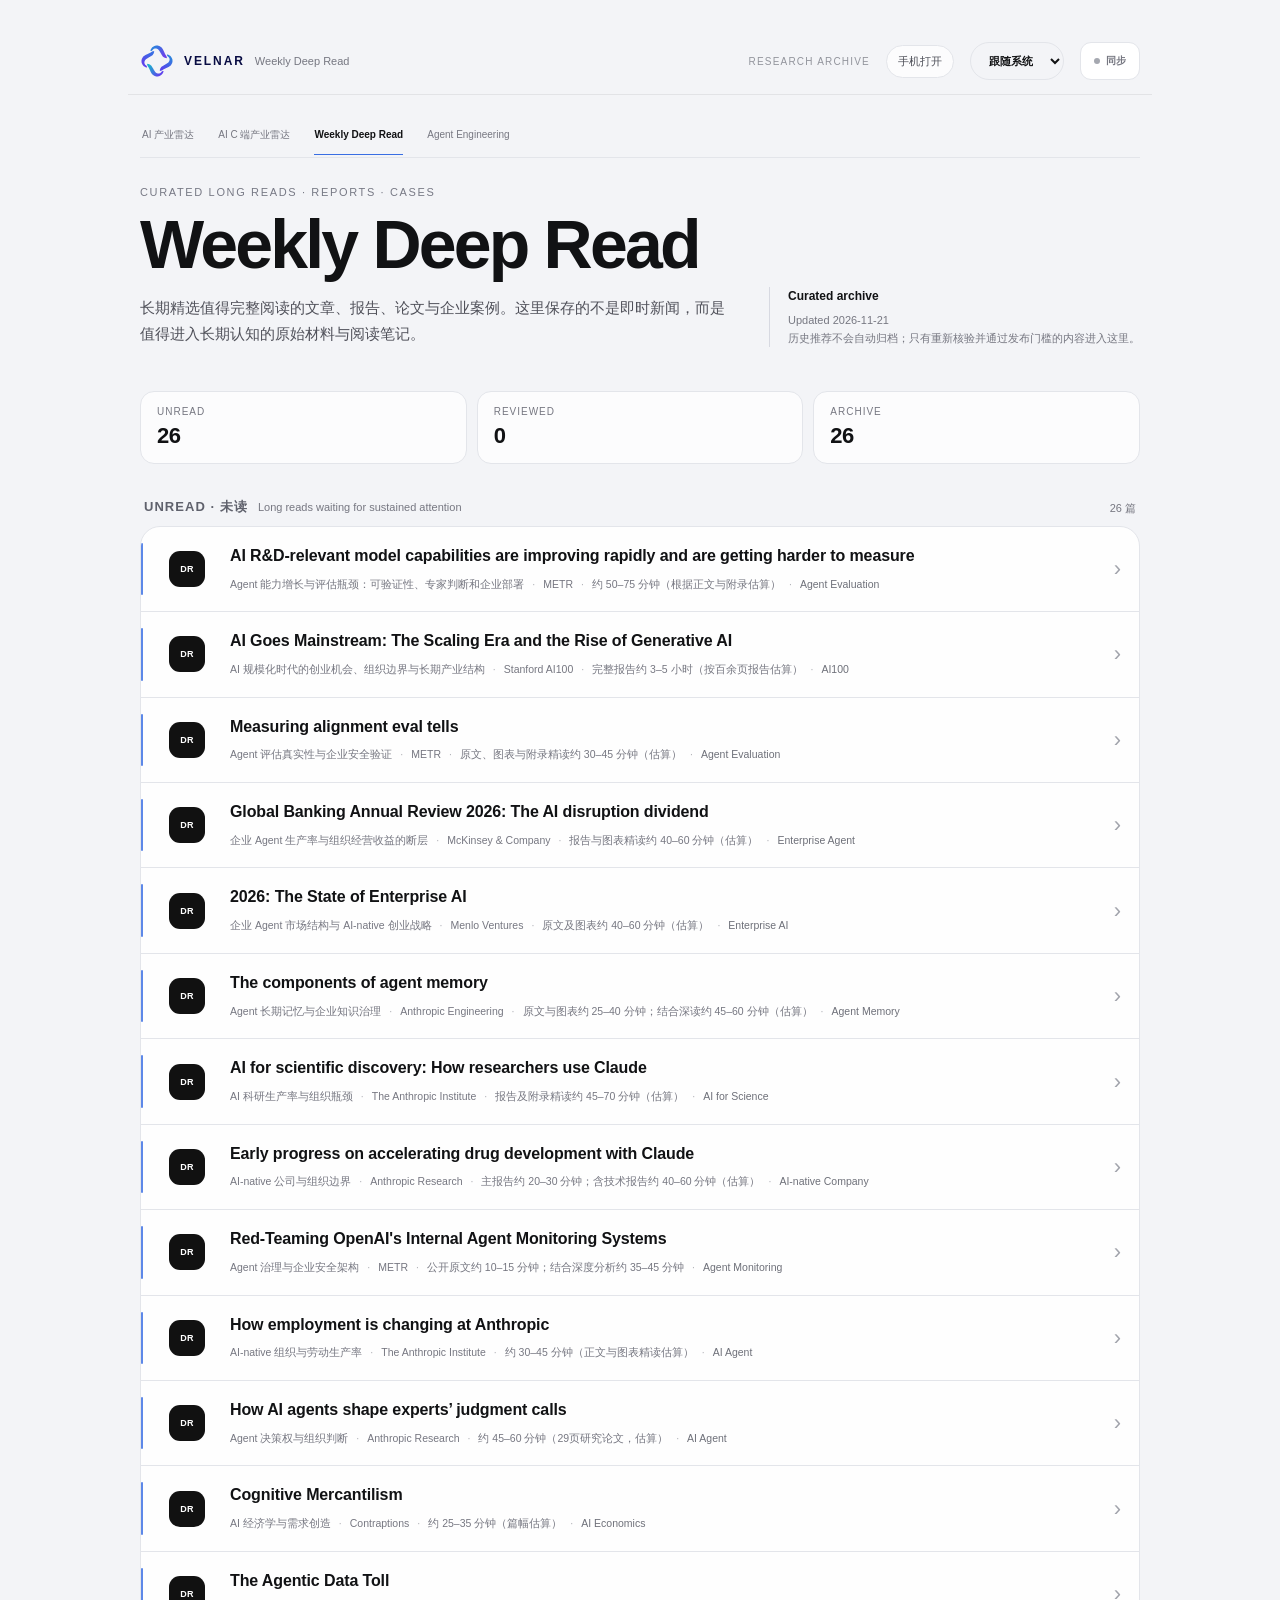
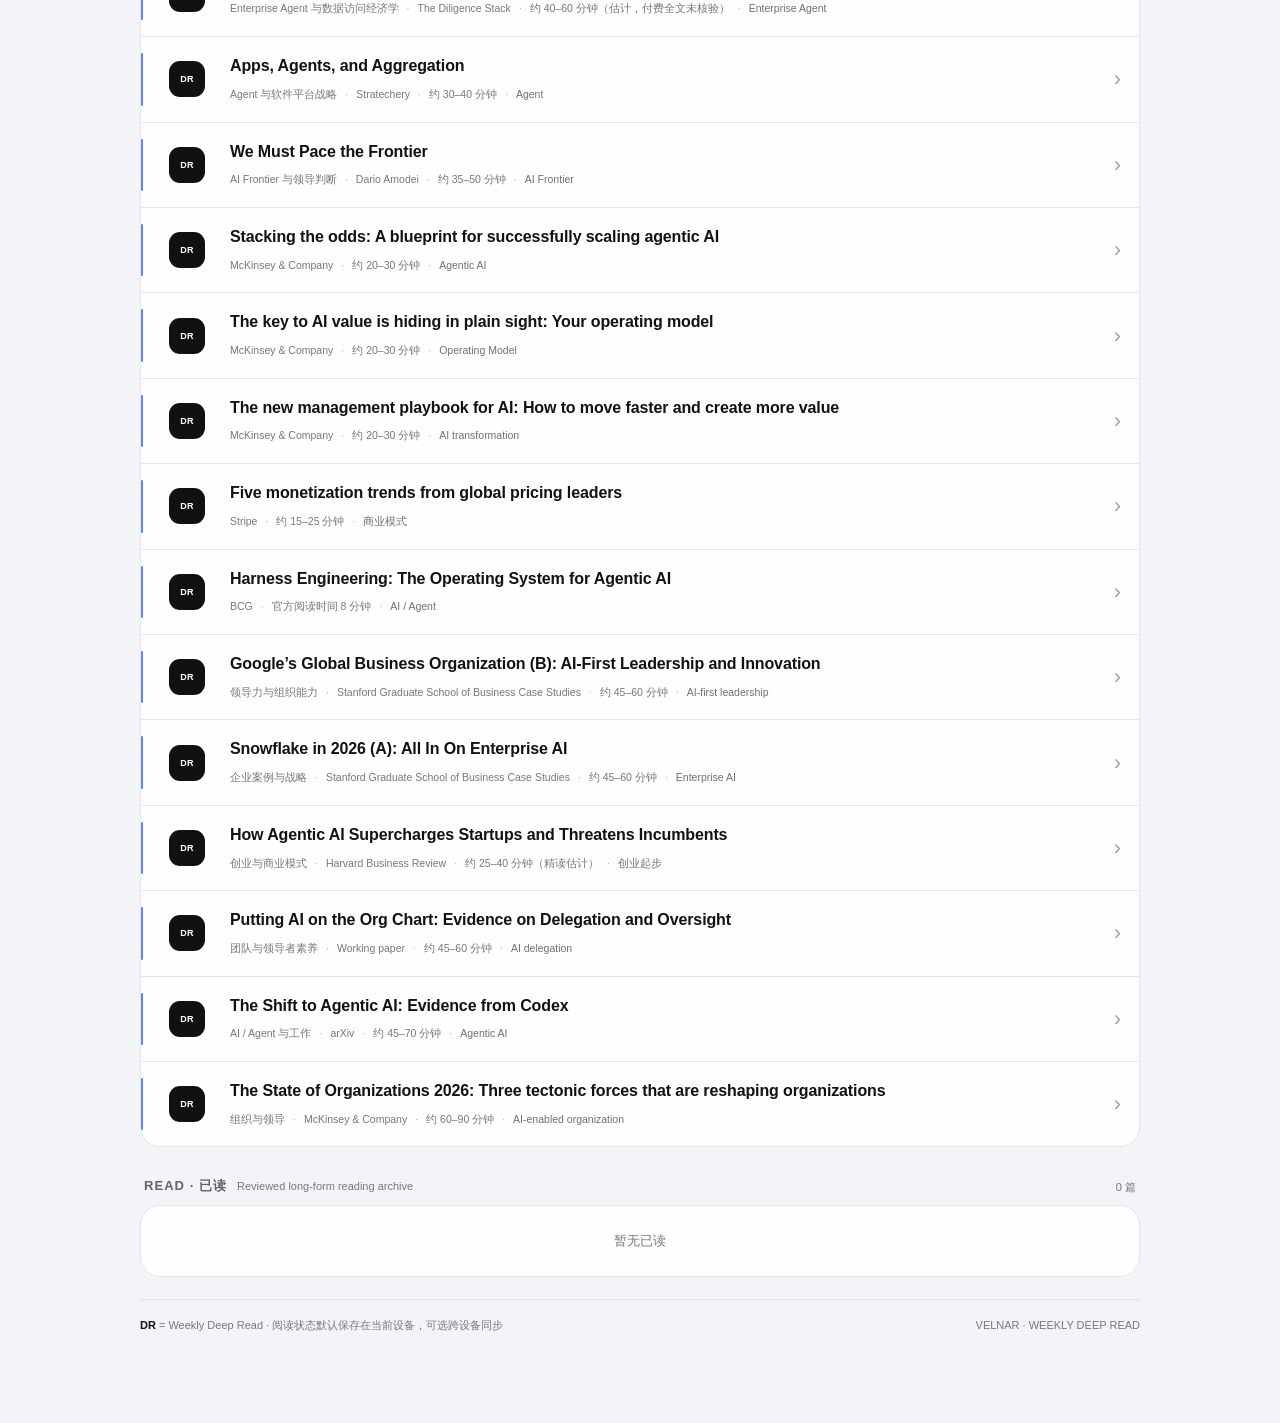
<file: deep-read.html>
<!doctype html>
<html lang="zh-CN">
<head>
<meta charset="utf-8">
<meta name="viewport" content="width=device-width,initial-scale=1,viewport-fit=cover">
<meta name="description" content="VELNAR Weekly Deep Read — curated long-form research and reports">
<meta name="theme-color" content="#f3f4f7">
<meta name="mobile-web-app-capable" content="yes">
<meta name="apple-mobile-web-app-capable" content="yes">
<meta name="apple-mobile-web-app-status-bar-style" content="default">
<meta name="apple-mobile-web-app-title" content="VELNAR Radar">
<title>Weekly Deep Read · VELNAR</title>
<link rel="manifest" href="./manifest.webmanifest">
<link rel="icon" href="./assets/velnar-symbol.svg" type="image/svg+xml">
<link rel="stylesheet" href="./assets/radar-runtime.css">
<style>
:root{--bg:#f3f4f7;--card:#fff;--text:#111214;--muted:#767781;--line:#e3e5ea;--line-strong:#d7d9e1;--brand:#080c43;--soft:#f8f8fa;--accent:#396ee3;--ease-velnar:cubic-bezier(.23,1,.32,1);--dur-hover:160ms;--dur-state:220ms;--dur-brand:560ms}
*{box-sizing:border-box}html{background:var(--bg);scroll-behavior:smooth}body{margin:0;min-height:100dvh;background:var(--bg);color:var(--text);font-family:-apple-system,BlinkMacSystemFont,"SF Pro Text","PingFang SC","Helvetica Neue",Arial,sans-serif;-webkit-font-smoothing:antialiased;-webkit-text-size-adjust:100%}a{color:inherit}.skip-link{position:fixed;left:14px;top:10px;z-index:1000;transform:translateY(-140%);background:#111;color:#fff;padding:8px 11px;border-radius:8px;font-size:12px;text-decoration:none}.skip-link:focus{transform:translateY(0)}
.shell{max-width:1040px;margin:0 auto;padding:max(28px,env(safe-area-inset-top)) max(20px,env(safe-area-inset-right)) calc(88px + env(safe-area-inset-bottom)) max(20px,env(safe-area-inset-left))}.brandbar{position:sticky;top:max(6px,env(safe-area-inset-top));z-index:90;display:flex;align-items:center;justify-content:space-between;gap:16px;margin:0 -12px 52px;padding:10px 12px;border:1px solid rgba(215,217,225,.72);border-radius:16px;background:rgba(243,244,247,.86);box-shadow:0 8px 28px rgba(17,18,20,.035);backdrop-filter:blur(18px) saturate(125%);-webkit-backdrop-filter:blur(18px) saturate(125%);opacity:1;transform:none;animation:brandIn var(--dur-brand,560ms) var(--ease-velnar) 60ms forwards}.brandlock{display:flex;align-items:center;gap:10px}.brandmark{width:34px;height:34px;display:block;transform:none;animation:markIn var(--dur-brand,560ms) var(--ease-velnar) 60ms forwards}.brandname{font-size:12px;font-weight:800;letter-spacing:.16em;color:var(--brand)}.brandtag{font-size:11px;color:var(--muted)}.brand-actions{display:flex;align-items:center;gap:10px}.archive-mark{font-size:10px;letter-spacing:.12em;text-transform:uppercase;color:#92949c}.mobile-open{border:1px solid var(--line);background:rgba(255,255,255,.78);color:#4b4d56;border-radius:999px;padding:8px 11px;font-size:11px;cursor:pointer;transition:background var(--dur-hover) ease,transform var(--dur-hover) var(--ease-velnar),border-color var(--dur-hover) ease}.mobile-open:active{transform:scale(.98)}.mobile-open:focus-visible{outline:none;box-shadow:0 0 0 3px rgba(57,110,227,.15),0 0 0 1px rgba(57,110,227,.5)}.collection-link:focus-visible{outline:none;box-shadow:0 0 0 3px rgba(57,110,227,.16)}
.hero{display:grid;grid-template-columns:minmax(0,1fr) auto;gap:32px;align-items:end;margin-bottom:44px}.eyebrow{font-size:11px;letter-spacing:.15em;text-transform:uppercase;color:#777985;margin-bottom:14px}.hero h1{font-size:clamp(42px,6vw,68px);line-height:.96;letter-spacing:-2.8px;margin:0;max-width:720px;text-wrap:balance}.hero p{margin:18px 0 0;max-width:660px;font-size:15px;line-height:1.72;color:#50515a}.hero-note{min-width:210px;border-left:1px solid var(--line-strong);padding-left:18px;color:var(--muted);font-size:11px;line-height:1.65}.hero-note b{display:block;color:var(--text);font-size:12px;margin-bottom:4px;font-weight:650}.updated{font-variant-numeric:tabular-nums}
.stats{display:grid;grid-template-columns:repeat(3,1fr);gap:10px;margin:0 0 34px}.stat{background:rgba(255,255,255,.78);border:1px solid var(--line);border-radius:14px;padding:14px 16px}.stat-link{display:block;text-decoration:none}.stat-label{font-size:10px;letter-spacing:.1em;text-transform:uppercase;color:var(--muted);margin-bottom:6px}.stat-value{font-size:22px;letter-spacing:-.5px;font-weight:700;font-variant-numeric:tabular-nums}
.section{margin-top:30px;scroll-margin-top:74px}.section-head{display:flex;justify-content:space-between;align-items:flex-end;gap:20px;padding:0 4px 10px}.section-title-wrap{display:flex;align-items:baseline;gap:10px}.section-title{font-size:13px;font-weight:760;letter-spacing:.08em;color:#5f616c}.section-desc,.section-count{font-size:11px;color:var(--muted)}.list{background:rgba(255,255,255,.9);border:1px solid var(--line);border-radius:20px;overflow:hidden}.empty{padding:26px;color:var(--muted);font-size:13px;text-align:center}
.item{display:grid;grid-template-columns:56px minmax(0,1fr) auto;gap:15px;align-items:center;padding:18px;border-bottom:1px solid var(--line);text-decoration:none;cursor:pointer;outline:none;position:relative;transition:background var(--dur-hover) ease,transform var(--dur-hover) var(--ease-velnar),opacity var(--dur-state) ease}.item:last-child{border-bottom:0}.item:focus-visible{box-shadow:inset 0 0 0 2px rgba(57,110,227,.45)}.dr-wrap{display:flex;align-items:center;justify-content:center}.dr-badge{width:36px;height:36px;border-radius:11px;display:grid;place-items:center;background:#111;color:#fff;font-size:9px;font-weight:800;letter-spacing:.04em}.content{min-width:0}.title{font-size:16px;font-weight:660;line-height:1.42;letter-spacing:-.12px;text-wrap:pretty}.meta{display:flex;gap:8px;align-items:center;flex-wrap:wrap;margin-top:7px;font-size:10.5px;color:var(--muted);line-height:1.4;font-variant-numeric:tabular-nums}.meta .sep{opacity:.55}.theme{padding:2px 0;color:#6e7079}.arrow{font-size:22px;color:#a2a4ac}.unread .item::before{content:"";position:absolute;left:0;top:16px;bottom:16px;width:2px;border-radius:2px;background:var(--accent);opacity:.82}.read .item{opacity:.58;background:#fafafa}.read .title{font-weight:560}.legend{margin-top:22px;padding-top:16px;border-top:1px solid var(--line);font-size:11px;color:var(--muted);line-height:1.7;display:flex;justify-content:space-between;gap:20px;flex-wrap:wrap}.legend strong{color:var(--text);font-weight:650}.error{background:var(--card);border:1px solid var(--line);border-radius:14px;padding:18px;color:var(--muted);font-size:13px}
@keyframes brandIn{from{opacity:0;transform:translateY(4px)}to{opacity:1;transform:translateY(0)}}@keyframes markIn{from{transform:scale(.96)}to{transform:scale(1)}}
@media(hover:hover) and (pointer:fine){.item:hover{background:#fbfbfc;transform:translateX(3px)}.collection-link:hover{color:var(--text)}}
@media(max-width:760px){.shell{padding:max(18px,env(safe-area-inset-top)) max(12px,env(safe-area-inset-right)) calc(60px + env(safe-area-inset-bottom)) max(12px,env(safe-area-inset-left))}.brandbar{margin:0 -4px 34px;padding:8px 9px;border-radius:14px}.brandtag,.archive-mark{display:none}.mobile-open{min-height:40px}.hero{grid-template-columns:1fr;gap:20px}.hero h1{font-size:44px;letter-spacing:-1.9px}.hero-note{border-left:0;border-top:1px solid var(--line);padding:14px 0 0}.stat{padding:12px}.stat-value{font-size:19px}.item{grid-template-columns:44px minmax(0,1fr) auto;padding:16px 13px;gap:11px;min-height:74px}.dr-badge{width:32px;height:32px}.title{font-size:15.5px}.section-desc{display:none}}
@media(max-width:480px){.hero h1{font-size:39px}.stats{gap:7px}.stat{padding:11px 9px}.stat-label{font-size:9px}.stat-value{font-size:18px}.item{grid-template-columns:38px minmax(0,1fr) auto}.dr-badge{width:30px;height:30px;border-radius:9px}}
@media(prefers-reduced-motion:reduce){.brandbar{animation:none!important;opacity:1!important;transform:none!important}.brandmark{animation:none!important;transform:none!important}html{scroll-behavior:auto}.item{transition:none!important;transform:none!important}}
</style>
<script defer src="./assets/radar-runtime.js"></script>
<script defer src="./assets/state-sync.js"></script>
<script defer src="./assets/continue-reading.js"></script>
</head>
<body>
<a class="skip-link" href="#content">跳到内容</a>
<main class="shell" id="content">
  <div class="brandbar"><div class="brandlock"><img class="brandmark" src="./assets/velnar-symbol.svg" alt="VELNAR"><span class="brandname">VELNAR</span><span class="brandtag">Weekly Deep Read</span></div><div class="brand-actions"><span class="archive-mark">Research archive</span><button class="mobile-open" id="mobileOpenBtn" type="button">手机打开</button></div></div>
  <section class="hero" aria-labelledby="pageTitle"><div><div class="eyebrow">Curated Long Reads · Reports · Cases</div><h1 id="pageTitle">Weekly Deep Read</h1><p>长期精选值得完整阅读的文章、报告、论文与企业案例。这里保存的不是即时新闻，而是值得进入长期认知的原始材料与阅读笔记。</p></div><div class="hero-note"><b>Curated archive</b><span id="updated" class="updated"></span><br><span class="hero-note-copy">历史推荐不会自动归档；只有重新核验并通过发布门槛的内容进入这里。</span></div></section>
  <div class="stats" id="stats" aria-label="Deep Read statistics"></div>
  <section class="section unread" id="unreadSection" aria-labelledby="unreadHeading"><div class="section-head"><div class="section-title-wrap"><div class="section-title" id="unreadHeading">UNREAD · 未读</div><div class="section-desc">Long reads waiting for sustained attention</div></div><div class="section-count" id="unreadCount"></div></div><div class="list" id="unreadList"></div></section>
  <section class="section read" id="readSection" aria-labelledby="readHeading"><div class="section-head"><div class="section-title-wrap"><div class="section-title" id="readHeading">READ · 已读</div><div class="section-desc">Reviewed long-form reading archive</div></div><div class="section-count" id="readCount"></div></div><div class="list" id="readList"></div></section>
  <div class="legend"><span><strong>DR</strong> = Weekly Deep Read · 阅读状态默认保存在当前设备，可选跨设备同步</span><span>VELNAR · WEEKLY DEEP READ</span></div>
</main>
<script>
const READ_KEY='velnar-deep-read-read-v1';const RETURN_SCROLL_KEY='velnar-deep-read-return-scroll-v1';let items=[];
function parseStoredSet(key){try{const value=JSON.parse(localStorage.getItem(key)||'[]');return new Set(Array.isArray(value)?value:[])}catch{return new Set()}}let readSet=parseStoredSet(READ_KEY);
function esc(v){return String(v??'').replace(/[&<>"']/g,c=>({'&':'&amp;','<':'&lt;','>':'&gt;','"':'&quot;',"'":'&#39;'}[c]))}
function rememberReturn(){try{sessionStorage.setItem(RETURN_SCROLL_KEY,String(window.scrollY))}catch{}}
function card(e){const meta=[esc(e.topic||''),esc(e.publication||''),esc(e.estimated_reading_time||''),...(e.themes||[]).slice(0,1).map(t=>'<span class="theme">'+esc(t)+'</span>')].filter(Boolean);const href='./deep-read-article.html?id='+encodeURIComponent(e.id);return '<a class="item" href="'+href+'" onclick="rememberReturn()" aria-label="阅读 '+esc(e.title)+'"><div class="dr-wrap"><div class="dr-badge">DR</div></div><div class="content"><div class="title">'+esc(e.title)+'</div><div class="meta">'+meta.join('<span class="sep">·</span>')+'</div></div><div class="arrow" aria-hidden="true">›</div></a>'}
function restoreScroll(){let raw=null;try{raw=sessionStorage.getItem(RETURN_SCROLL_KEY);sessionStorage.removeItem(RETURN_SCROLL_KEY)}catch{}if(raw===null)return;const y=Number(raw);if(Number.isFinite(y))requestAnimationFrame(()=>window.scrollTo(0,y))}
function render(){readSet=parseStoredSet(READ_KEY);const sorted=[...items].sort((a,b)=>String(b.added_date||'').localeCompare(String(a.added_date||''))||String(b.id).localeCompare(String(a.id)));const unread=sorted.filter(x=>!readSet.has(x.id));const read=sorted.filter(x=>readSet.has(x.id));unreadList.innerHTML=unread.length?unread.map(card).join(''):'<div class="empty">暂无未读</div>';readList.innerHTML=read.length?read.map(card).join(''):'<div class="empty">暂无已读</div>';unreadCount.textContent=unread.length+' 篇';readCount.textContent=read.length+' 篇';stats.innerHTML='<a class="stat stat-link" href="#unreadSection"><div class="stat-label">Unread</div><div class="stat-value">'+unread.length+'</div></a><a class="stat stat-link" href="#readSection"><div class="stat-label">Reviewed</div><div class="stat-value">'+read.length+'</div></a><div class="stat"><div class="stat-label">Archive</div><div class="stat-value">'+items.length+'</div></div>';restoreScroll()}
async function fetchDeepJson(path){const r=await fetch(path+(path.includes('?')?'&':'?')+'ts='+Date.now(),{cache:'no-store'});if(!r.ok)throw new Error('HTTP '+r.status);return r.json()}
async function load(){try{const manifest=await fetchDeepJson('./deep-read-index.json');if(manifest.schema_version!=='3.0'||manifest.storage!=='segmented_index'||!Array.isArray(manifest.segments))throw new Error('Deep Read manifest invalid');const parts=await Promise.all(manifest.segments.map(s=>fetchDeepJson('./'+s.path)));const merged=[];for(let i=0;i<parts.length;i++){const part=parts[i],desc=manifest.segments[i];if(!part||String(part.segment)!==String(desc.id)||!Array.isArray(part.items)||part.items.length!==desc.count)throw new Error('Deep Read segment mismatch');merged.push(...part.items)}if(merged.length!==manifest.item_count)throw new Error('Deep Read index count mismatch');items=merged;updated.textContent='Updated '+(manifest.updated_at||'—');render()}catch(err){unreadList.innerHTML='<div class="error">Deep Read 数据加载失败，请稍后刷新。 '+esc(err.message)+'</div>'}}
async function openMobileAccess(){const url=location.href.split('#')[0];if(navigator.share){try{await navigator.share({title:document.title,url});return}catch(err){if(err&&err.name==='AbortError')return}}try{await navigator.clipboard.writeText(url);if(typeof showToast==='function')showToast('页面地址已复制')}catch{if(typeof showToast==='function')showToast('请复制浏览器地址')}}
const mobileOpenBtn=document.getElementById('mobileOpenBtn');if(mobileOpenBtn)mobileOpenBtn.addEventListener('click',openMobileAccess);
window.addEventListener('velnar:sync-applied',()=>{if(items.length)render()});
if('serviceWorker'in navigator)window.addEventListener('load',()=>navigator.serviceWorker.register('./service-worker.js').catch(()=>{}));window.addEventListener('pageshow',()=>{if(items.length)render()});load();
</script>
</body>
</html>
</file>
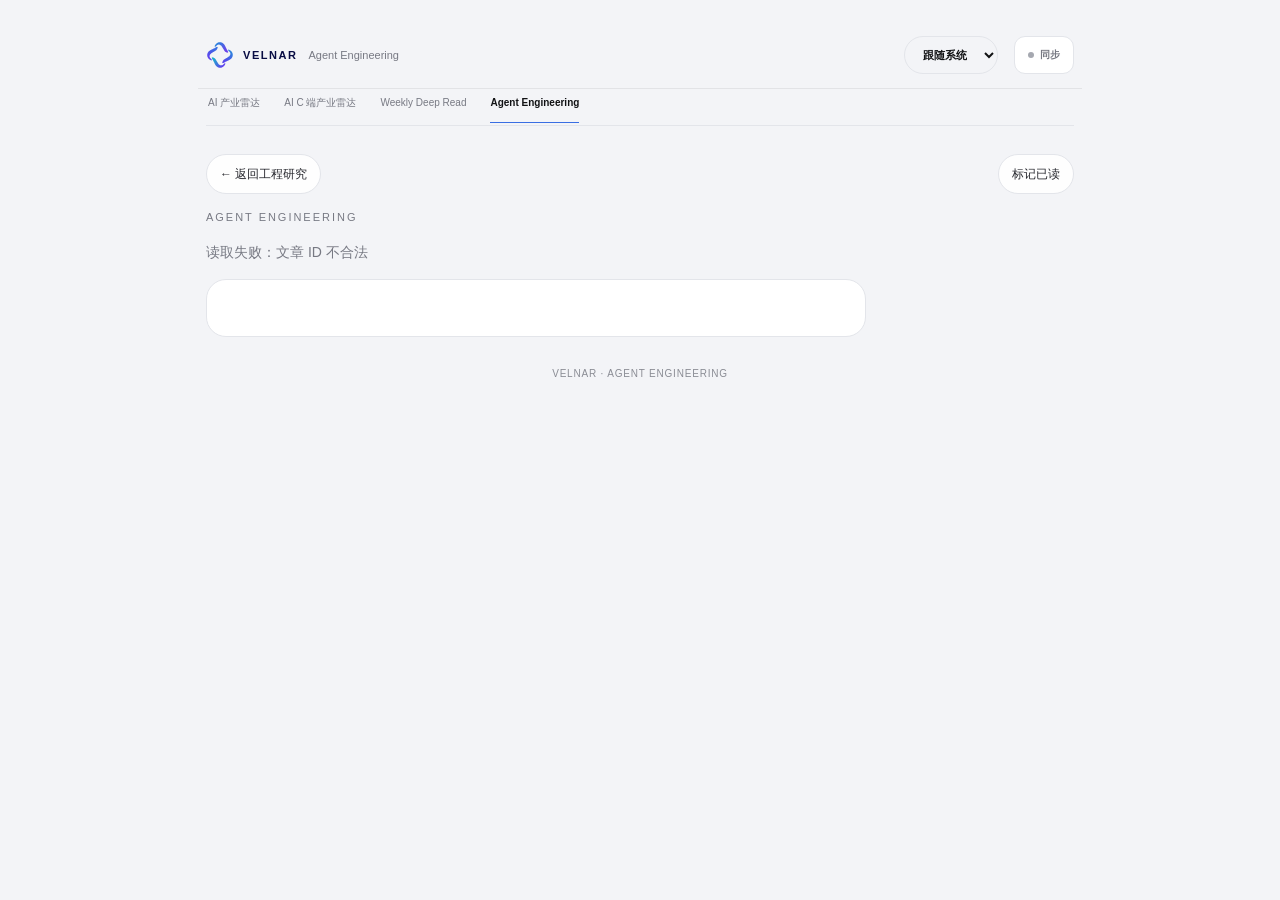
<file: engineering-article.html>
<!doctype html><html lang="zh-CN"><head><meta charset="utf-8"><meta name="viewport" content="width=device-width,initial-scale=1,viewport-fit=cover"><meta name="theme-color" content="#f3f4f7"><title>Agent Engineering · VELNAR Research</title><link rel="icon" href="./assets/velnar-symbol.svg" type="image/svg+xml"><link rel="stylesheet" href="./assets/radar-runtime.css"><link rel="stylesheet" href="./assets/engineering.css"><style>
:root{--bg:#f3f4f7;--card:#fff;--text:#111214;--muted:#777983;--line:#e3e5ea;--line-strong:#d7d9e1;--soft:#f7f7f9;--brand:#080c43;--accent:#396ee3;--reading:660px;--ease-velnar:cubic-bezier(.23,1,.32,1);--dur-hover:160ms;--dur-state:220ms;--dur-brand:560ms}
*{box-sizing:border-box}html{background:var(--bg);scroll-behavior:smooth}body{margin:0;min-height:100dvh;background:var(--bg);color:var(--text);font-family:-apple-system,BlinkMacSystemFont,"SF Pro Text","PingFang SC","Helvetica Neue",Arial,sans-serif;-webkit-font-smoothing:antialiased;-webkit-text-size-adjust:100%}a{color:inherit}button{font:inherit}.skip-link{position:fixed;left:14px;top:10px;z-index:1200;transform:translateY(-140%);background:#111;color:#fff;padding:8px 11px;border-radius:8px;font-size:12px;text-decoration:none}.skip-link:focus{transform:translateY(0)}.progress-track{position:fixed;top:0;left:0;right:0;height:2px;z-index:1100;pointer-events:none}.progress-bar{width:100%;height:100%;transform:scaleX(0);transform-origin:left center;background:linear-gradient(90deg,#1daace 0%,#396ee3 48%,#6b42ea 100%)}
main{max-width:900px;margin:0 auto;padding:max(22px,env(safe-area-inset-top)) max(16px,env(safe-area-inset-right)) calc(80px + env(safe-area-inset-bottom)) max(16px,env(safe-area-inset-left))}.brandbar{position:sticky;top:max(8px,env(safe-area-inset-top));z-index:80;display:flex;align-items:center;justify-content:space-between;gap:14px;margin:0 -8px 26px;padding:8px;border:1px solid rgba(227,229,234,.82);border-radius:13px;background:rgba(243,244,247,.9);backdrop-filter:blur(14px) saturate(120%);-webkit-backdrop-filter:blur(14px) saturate(120%);box-shadow:0 1px 0 rgba(17,18,20,.025);opacity:1;transform:none;animation:brandIn var(--dur-brand,560ms) var(--ease-velnar) 60ms forwards}.brandlock{display:flex;align-items:center;gap:9px}.brandmark{width:28px;height:28px;display:block;transform:none;animation:markIn var(--dur-brand,560ms) var(--ease-velnar) 60ms forwards}.brandname{font-size:11px;font-weight:800;letter-spacing:.14em;color:var(--brand)}.product{font-size:11px;color:var(--muted);margin-left:2px}.mode{font-size:10px;letter-spacing:.08em;text-transform:uppercase;color:#8b8d95}
.topbar{display:flex;justify-content:space-between;align-items:center;gap:12px;margin-bottom:14px}.top-actions{display:flex;align-items:center;gap:8px}.control{min-height:40px;border:1px solid var(--line);background:rgba(255,255,255,.9);color:#26272d;border-radius:999px;padding:9px 13px;font-size:12px;text-decoration:none;cursor:pointer;outline:none;white-space:nowrap}.control:focus-visible,.archive-link:focus-visible,.toc-link:focus-visible,.sources a:focus-visible{box-shadow:0 0 0 3px rgba(57,110,227,.18),0 0 0 1px rgba(57,110,227,.55);outline:none}.toc-shell{position:sticky;top:45px;z-index:60;margin-bottom:14px;display:none;background:var(--bg)}.toc-shell.visible{display:block}.toc{display:flex;gap:16px;align-items:center;overflow-x:auto;scrollbar-width:none;padding:11px 14px;background:var(--bg);border:1px solid var(--line);border-radius:14px}.toc::-webkit-scrollbar{display:none}.toc-link{position:relative;flex:0 0 auto;color:#858791;text-decoration:none;font-size:10.5px;line-height:1;padding:4px 0}.toc-link.active{color:var(--text)}.toc-link::after{content:"";position:absolute;left:0;right:0;bottom:-7px;height:1px;background:var(--accent);transform:scaleX(0);transform-origin:left}.toc-link.active::after{transform:scaleX(1)}
.article{background:rgba(255,255,255,.96);border:1px solid var(--line);border-radius:24px;padding:36px 36px 46px}.article>*{max-width:var(--reading);margin-left:auto;margin-right:auto}.article>.section,.article>.deep-read-body,.article>.consumer-markdown-body{max-width:none;width:100%;margin-left:0;margin-right:0;box-sizing:border-box}.hero-block{padding-bottom:26px;border-bottom:1px solid var(--line)}.kicker{display:flex;gap:9px;align-items:center;flex-wrap:wrap;margin-bottom:17px}.kind{display:inline-grid;place-items:center;min-width:48px;height:34px;padding:0 8px;border-radius:10px;background:#111;color:#fff;font-size:8px;font-weight:800;letter-spacing:.06em;text-transform:uppercase}.kind.baseline{background:#4b4e58}.kind.update{background:#8d9099}.meta{font-size:10.5px;color:var(--muted);font-variant-numeric:tabular-nums}.article h1{font-size:clamp(34px,5vw,48px);line-height:1.08;letter-spacing:-1.45px;margin:0 0 12px;text-wrap:balance}.themes{font-size:11px;color:var(--muted);line-height:1.6;margin:0}.reading-meta{display:flex;align-items:center;gap:8px;flex-wrap:wrap;margin-top:17px;color:#8b8d95;font-size:10.5px}.reading-meta .dot{opacity:.45}
.section{padding-top:34px;scroll-margin-top:126px}.section h2{display:flex;align-items:center;gap:10px;font-size:11px;letter-spacing:.09em;text-transform:uppercase;color:#646670;margin:0 0 14px;font-weight:800}.section h2::before{content:"";display:block;width:18px;height:1px;background:#b9bbc3}.body{font-size:16px;line-height:1.92;color:#25262c;white-space:pre-line;text-wrap:pretty}.consumer-markdown-body{padding-top:34px;font-size:16px;line-height:1.92;color:var(--text);overflow-wrap:anywhere}.consumer-markdown-body>:first-child{margin-top:0}.consumer-markdown-body>:last-child{margin-bottom:0}.consumer-markdown-body h1,.consumer-markdown-body h2,.consumer-markdown-body h3,.consumer-markdown-body h4,.consumer-markdown-body h5,.consumer-markdown-body h6{color:var(--text);text-transform:none;letter-spacing:-.02em;line-height:1.25;font-weight:760;scroll-margin-top:126px}.consumer-markdown-body h1{font-size:30px;margin:44px 0 18px}.consumer-markdown-body h2{font-size:24px;margin:40px 0 16px}.consumer-markdown-body h3{font-size:19px;margin:32px 0 13px}.consumer-markdown-body h4,.consumer-markdown-body h5,.consumer-markdown-body h6{font-size:16px;margin:28px 0 12px}.consumer-markdown-body p{margin:0 0 19px}.consumer-markdown-body strong{font-weight:760;color:var(--text)}.consumer-markdown-body blockquote{margin:24px 0;padding:4px 0 4px 18px;border-left:2px solid var(--accent);color:var(--muted)}.consumer-markdown-body blockquote p{margin:0}.consumer-markdown-body ul,.consumer-markdown-body ol{margin:0 0 20px;padding-left:1.45em}.consumer-markdown-body li{margin:7px 0;padding-left:.15em}.consumer-markdown-body pre{margin:24px 0;padding:16px 18px;overflow-x:auto;border:1px solid var(--line);border-radius:14px;background:var(--soft);font:400 13px/1.65 ui-monospace,SFMono-Regular,Menlo,Monaco,Consolas,"Liberation Mono",monospace;white-space:pre}.consumer-markdown-body code{font:400 .9em/1.5 ui-monospace,SFMono-Regular,Menlo,Monaco,Consolas,"Liberation Mono",monospace;background:var(--soft);border-radius:5px;padding:.1em .35em}.consumer-markdown-body pre code{font:inherit;background:transparent;border-radius:0;padding:0}.consumer-markdown-body a{color:inherit;text-decoration-line:underline;text-decoration-color:var(--line-strong);text-decoration-thickness:1px;text-underline-offset:3px}.consumer-markdown-body hr{border:0;border-top:1px solid var(--line);margin:34px 0}.markdown-table-wrap{width:100%;overflow-x:auto;margin:24px 0;-webkit-overflow-scrolling:touch}.consumer-markdown-body table{width:100%;min-width:440px;border-collapse:collapse;font-size:14px;line-height:1.6}.consumer-markdown-body th,.consumer-markdown-body td{padding:10px 12px;border-bottom:1px solid var(--line);text-align:left;vertical-align:top}.consumer-markdown-body th{font-weight:700;color:var(--text);background:var(--soft)}.consumer-body-status{margin-top:30px;padding:16px 18px;border:1px solid var(--line);border-radius:14px;background:var(--soft);color:var(--muted);font-size:13px;line-height:1.7}.question-list{display:grid;gap:10px}.question{background:#f5f6f8;border:1px solid #eceef2;border-radius:14px;padding:16px 18px;line-height:1.75;font-size:15px}.sources{display:grid;gap:10px}.sources a{display:flex;align-items:flex-start;gap:6px;padding:10px 0;border-bottom:1px solid #eceef2;color:#24262c;text-decoration:none;font-size:14px;line-height:1.55}.sources a:last-child{border-bottom:0}.source-index{flex:0 0 28px;color:#9698a0;font-size:10px;padding-top:2px}.error{background:var(--card);border:1px solid var(--line);border-radius:18px;padding:24px;color:var(--muted)}
.archive-nav{display:grid;grid-template-columns:1fr 1fr;gap:10px;margin-top:14px}.archive-link{display:flex;flex-direction:column;justify-content:space-between;min-height:112px;padding:16px 17px;background:rgba(255,255,255,.78);border:1px solid var(--line);border-radius:16px;text-decoration:none;outline:none}.archive-link.empty{visibility:hidden}.archive-label{font-size:10px;letter-spacing:.08em;text-transform:uppercase;color:#90929a}.archive-title{margin-top:18px;font-size:13px;line-height:1.45;font-weight:650;color:#2c2e35;text-wrap:pretty}.archive-meta{margin-top:7px;font-size:10px;color:var(--muted)}.footerbrand{display:flex;justify-content:center;align-items:center;gap:7px;margin-top:28px;color:#8a8c94;font-size:10px;letter-spacing:.08em}.footerbrand img{width:18px;height:18px}.to-top{position:fixed;right:max(22px,env(safe-area-inset-right));bottom:calc(22px + env(safe-area-inset-bottom));z-index:60;width:44px;height:44px;border:1px solid var(--line);border-radius:50%;background:rgba(255,255,255,.94);color:#454750;font-size:16px;cursor:pointer;opacity:0;transform:translateY(8px);pointer-events:none}.to-top.visible{opacity:1;transform:translateY(0);pointer-events:auto}
@keyframes brandIn{from{opacity:0;transform:translateY(4px)}to{opacity:1;transform:translateY(0)}}@keyframes markIn{from{transform:scale(.96)}to{transform:scale(1)}}
@media(hover:hover) and (pointer:fine){.collection-link:hover{color:var(--text)}.archive-link:hover{background:#fff;border-color:var(--line-strong)}}
@media(max-width:700px){main{padding-left:max(10px,env(safe-area-inset-left));padding-right:max(10px,env(safe-area-inset-right))}.brandbar{align-items:center}.mode,.product{display:none}.article{padding:28px 20px 38px;border-radius:20px}.topbar{align-items:flex-start}.top-actions{gap:6px}.control{min-height:38px;padding:8px 10px;font-size:11px}.archive-nav{grid-template-columns:1fr}.archive-link.empty{display:none}.article h1{font-size:34px}.body{font-size:16px;line-height:1.86}}
@media(prefers-reduced-motion:reduce){.brandbar{animation:none!important;opacity:1!important;transform:none!important}.brandmark{animation:none!important;transform:none!important}html{scroll-behavior:auto}.to-top{transition:none!important}}
</style><link rel="stylesheet" href="./assets/engineering-polish.css"></head><body><a class="skip-link" href="#article">跳转至正文</a><main><div class="brandbar"><div class="brandlock"><img class="brandmark" src="./assets/velnar-symbol.svg" alt="VELNAR"><span class="brandname">VELNAR</span><span class="product">Agent Engineering</span></div></div><div class="topbar"><a class="control" href="./agent-engineering.html">← 返回工程研究</a><div class="top-actions"><button class="control" id="readBtn" type="button">标记已读</button></div></div><p class="eyebrow">AGENT ENGINEERING</p><p id="status" role="status" aria-live="polite">正在读取研究正文…</p><div class="reading"><article id="article"></article></div><div class="footerbrand"><span>VELNAR · AGENT ENGINEERING</span></div></main><script src="./assets/radar-runtime.js" defer></script><script src="./assets/state-sync.js" defer></script><script src="./assets/engineering-explain.js" defer></script><script src="./assets/engineering.js" defer></script></body></html>
</file>
<file: assets/radar-runtime.css>
.brandbar{top:0!important;border:0!important;border-bottom:1px solid rgba(17,18,20,.075)!important;border-radius:0!important;background:#f3f4f7!important;box-shadow:none!important;backdrop-filter:none!important;-webkit-backdrop-filter:none!important;padding-top:14px!important;padding-bottom:14px!important}
.toc-shell{top:var(--velnar-header-height,64px)!important;margin-top:0!important;background:var(--bg)!important;padding-top:0!important;z-index:70!important}.toc{background:var(--bg)!important;backdrop-filter:none!important;-webkit-backdrop-filter:none!important}
.brandbar>.brand-actions{margin-left:auto;display:flex;align-items:center;justify-content:flex-end;gap:16px;min-width:0}.brandbar>.brand-actions .mode{white-space:nowrap;margin-right:2px;letter-spacing:.08em}.velnar-theme-select{appearance:auto;min-height:38px;border:1px solid var(--line);border-radius:999px;background:var(--bg);color:var(--text);padding:7px 14px;font:600 10.5px/1.2 -apple-system,BlinkMacSystemFont,"SF Pro Text","PingFang SC","Helvetica Neue",Arial,sans-serif;outline:none;cursor:pointer}.brandbar .vss-button{min-height:38px!important;padding:8px 13px!important;border-radius:11px!important}.velnar-theme-select:focus-visible{box-shadow:0 0 0 3px rgba(57,110,227,.16),0 0 0 1px rgba(57,110,227,.48)}.velnar-theme-wrap{display:flex;align-items:center;gap:10px}.velnar-collection-select{display:none;appearance:auto;max-width:104px;min-height:34px;border:1px solid var(--line);border-radius:999px;background:var(--bg);color:var(--text);padding:6px 8px;font:650 9.5px/1.2 -apple-system,BlinkMacSystemFont,"SF Pro Text","PingFang SC","Helvetica Neue",Arial,sans-serif;outline:none}.velnar-collection-select:focus-visible{box-shadow:0 0 0 3px rgba(57,110,227,.16),0 0 0 1px rgba(57,110,227,.48)}
.velnar-collection-nav{gap:24px!important;padding-top:2px!important;padding-bottom:12px!important}
@media(max-width:640px){.brandbar{padding-top:10px!important;padding-bottom:10px!important}.brandbar>.brand-actions{gap:7px}.brandbar .vss-button{min-height:36px!important;padding:0!important}.velnar-theme-select{max-width:76px;min-height:36px;padding:6px 7px;font-size:9px}.velnar-theme-wrap{gap:6px}.velnar-collection-nav{display:none!important}.velnar-collection-select{display:inline-block}.brandlock{min-width:0;gap:7px!important}.brandname{flex:0 0 auto}.toc-link{padding-top:12px!important;padding-bottom:12px!important;margin-top:-8px;margin-bottom:-8px}.mode{display:none!important}}
@media(prefers-color-scheme:dark){html:not([data-theme="light"]){--bg:#111318;--card:#181a20;--text:#f2f3f5;--muted:#969aa5;--line:#2a2d35;--line-strong:#393d47;--brand:#f2f4ff;--soft:#17191f;--accent:#7f9cff;color-scheme:dark}}
html[data-theme="dark"]{--bg:#111318;--card:#181a20;--text:#f2f3f5;--muted:#969aa5;--line:#2a2d35;--line-strong:#393d47;--brand:#f2f4ff;--soft:#17191f;--accent:#7f9cff;color-scheme:dark}
html[data-theme="light"]{--bg:#f3f4f7;--card:#fff;--text:#111214;--muted:#767781;--line:#e3e5ea;--line-strong:#d7d9e1;--brand:#080c43;--soft:#f8f8fa;--accent:#396ee3;color-scheme:light}
@media(prefers-color-scheme:dark){
html:not([data-theme="light"]),html:not([data-theme="light"]) body{background:#111318!important;color:#f2f3f5!important}
html:not([data-theme="light"]) .brandbar{background:#111318!important;border-bottom-color:rgba(255,255,255,.085)!important}
html:not([data-theme="light"]) .brandname{color:#f3f5ff!important}html:not([data-theme="light"]) .brandtag,html:not([data-theme="light"]) .product,html:not([data-theme="light"]) .mode,html:not([data-theme="light"]) .archive-mark{color:#9297a3!important}
html:not([data-theme="light"]) .mobile-open,html:not([data-theme="light"]) .control,html:not([data-theme="light"]) .velnar-theme-select,html:not([data-theme="light"]) .velnar-collection-select{background:#191c22!important;border-color:#30343d!important;color:#e7e9ee!important}
html:not([data-theme="light"]) .stat,html:not([data-theme="light"]) .list,html:not([data-theme="light"]) .article,html:not([data-theme="light"]) .toc,html:not([data-theme="light"]) .archive-link{background:#17191f!important;border-color:#2a2d35!important;box-shadow:none!important}
html:not([data-theme="light"]) .toc-shell{background:#111318!important}html:not([data-theme="light"]) .toc-link{color:#9ba1ad!important}html:not([data-theme="light"]) .toc-link.active{color:#f4f6fa!important}html:not([data-theme="light"]) .toc-link:hover,html:not([data-theme="light"]) .toc-link:focus-visible{color:#e5e9f0!important}html:not([data-theme="light"]) .toc-link::after{background:#7f9cff!important}
html:not([data-theme="light"]) .archive-label,html:not([data-theme="light"]) .archive-meta{color:#9ba1ad!important}html:not([data-theme="light"]) .archive-title{color:#e8ebf1!important}html:not([data-theme="light"]) .archive-link:hover,html:not([data-theme="light"]) .archive-link:focus-visible{background:#1d2129!important;border-color:#3a404c!important}html:not([data-theme="light"]) .archive-link:hover .archive-title,html:not([data-theme="light"]) .archive-link:focus-visible .archive-title{color:#fff!important}
html:not([data-theme="light"]) .item{background:#17191f!important;border-color:#292c34!important;color:#eceef2!important}html:not([data-theme="light"]) .item .title{color:#eef1f6!important}html:not([data-theme="light"]) .item .meta,html:not([data-theme="light"]) .item .theme{color:#9ba1ad!important}html:not([data-theme="light"]) .item .arrow{color:#747b88!important}html:not([data-theme="light"]) .unread .item::before{background:#7f9cff!important;opacity:.96!important}
html:not([data-theme="light"]) .read .item{background:#14161b!important;opacity:.66!important}html:not([data-theme="light"]) .read .item .title{color:#c8ccd4!important}html:not([data-theme="light"]) .read .item .meta,html:not([data-theme="light"]) .read .item .theme{color:#818793!important}
html:not([data-theme="light"]) .item:hover,html:not([data-theme="light"]) .item:focus-visible{background:#1d2129!important;opacity:1!important}html:not([data-theme="light"]) .item:active{background:#222731!important;opacity:1!important}html:not([data-theme="light"]) .item:hover .title,html:not([data-theme="light"]) .item:focus-visible .title,html:not([data-theme="light"]) .item:active .title{color:#fff!important}html:not([data-theme="light"]) .item:hover .meta,html:not([data-theme="light"]) .item:hover .theme,html:not([data-theme="light"]) .item:focus-visible .meta,html:not([data-theme="light"]) .item:focus-visible .theme,html:not([data-theme="light"]) .item:active .meta,html:not([data-theme="light"]) .item:active .theme{color:#b7beca!important}html:not([data-theme="light"]) .item:hover .arrow,html:not([data-theme="light"]) .item:focus-visible .arrow,html:not([data-theme="light"]) .item:active .arrow{color:#d2d7e0!important}html:not([data-theme="light"]) .item:focus-visible{box-shadow:inset 0 0 0 2px rgba(127,156,255,.58)!important}
html:not([data-theme="light"]) .grade{background:#f0f2f5!important;color:#111318!important}html:not([data-theme="light"]) .grade.A{background:#858a95!important;color:#fff!important}html:not([data-theme="light"]) .grade.B{background:#555b66!important;color:#fff!important}
html:not([data-theme="light"]) .title,html:not([data-theme="light"]) .article h1,html:not([data-theme="light"]) .stat-value{color:#eff1f4!important}html:not([data-theme="light"]) .hero p,html:not([data-theme="light"]) .hero-note,html:not([data-theme="light"]) .section-desc,html:not([data-theme="light"]) .section-count,html:not([data-theme="light"]) .meta,html:not([data-theme="light"]) .theme,html:not([data-theme="light"]) .legend,html:not([data-theme="light"]) .themes,html:not([data-theme="light"]) .reading-meta{color:#9599a4!important}html:not([data-theme="light"]) .deck,html:not([data-theme="light"]) .body{color:#d9dce2!important}html:not([data-theme="light"]) .question{background:#202229!important;border-color:#2d3038!important}html:not([data-theme="light"]) .sources a{border-color:#2a2d35!important;color:#dfe1e6!important}
html:not([data-theme="light"]) .share-shell,html:not([data-theme="light"]) .qr-card{background:#17191f!important;border-color:#2a2d35!important;color:#e7e9ee!important}html:not([data-theme="light"]) .share-action,html:not([data-theme="light"]) .share-close,html:not([data-theme="light"]) .qr-close,html:not([data-theme="light"]) .qr-action{background:#20232a!important;border-color:#343842!important;color:#e7e9ee!important}
}
html[data-theme="dark"],html[data-theme="dark"] body{background:#111318!important;color:#f2f3f5!important}html[data-theme="dark"] .brandbar{background:#111318!important;border-bottom-color:rgba(255,255,255,.085)!important}html[data-theme="dark"] .brandname{color:#f3f5ff!important}html[data-theme="dark"] .brandtag,html[data-theme="dark"] .product,html[data-theme="dark"] .mode,html[data-theme="dark"] .archive-mark{color:#9297a3!important}
html[data-theme="dark"] .mobile-open,html[data-theme="dark"] .control,html[data-theme="dark"] .velnar-theme-select,html[data-theme="dark"] .velnar-collection-select{background:#191c22!important;border-color:#30343d!important;color:#e7e9ee!important}html[data-theme="dark"] .stat,html[data-theme="dark"] .list,html[data-theme="dark"] .article,html[data-theme="dark"] .toc,html[data-theme="dark"] .archive-link{background:#17191f!important;border-color:#2a2d35!important;box-shadow:none!important}html[data-theme="dark"] .toc-shell{background:#111318!important}html[data-theme="dark"] .toc-link{color:#9ba1ad!important}html[data-theme="dark"] .toc-link.active{color:#f4f6fa!important}html[data-theme="dark"] .toc-link:hover,html[data-theme="dark"] .toc-link:focus-visible{color:#e5e9f0!important}html[data-theme="dark"] .toc-link::after{background:#7f9cff!important}
html[data-theme="dark"] .archive-label,html[data-theme="dark"] .archive-meta{color:#9ba1ad!important}html[data-theme="dark"] .archive-title{color:#e8ebf1!important}html[data-theme="dark"] .archive-link:hover,html[data-theme="dark"] .archive-link:focus-visible{background:#1d2129!important;border-color:#3a404c!important}html[data-theme="dark"] .archive-link:hover .archive-title,html[data-theme="dark"] .archive-link:focus-visible .archive-title{color:#fff!important}
html[data-theme="dark"] .item{background:#17191f!important;border-color:#292c34!important;color:#eceef2!important}html[data-theme="dark"] .item .title{color:#eef1f6!important}html[data-theme="dark"] .item .meta,html[data-theme="dark"] .item .theme{color:#9ba1ad!important}html[data-theme="dark"] .item .arrow{color:#747b88!important}html[data-theme="dark"] .unread .item::before{background:#7f9cff!important;opacity:.96!important}html[data-theme="dark"] .read .item{background:#14161b!important;opacity:.66!important}html[data-theme="dark"] .read .item .title{color:#c8ccd4!important}html[data-theme="dark"] .read .item .meta,html[data-theme="dark"] .read .item .theme{color:#818793!important}html[data-theme="dark"] .item:hover,html[data-theme="dark"] .item:focus-visible{background:#1d2129!important;opacity:1!important}html[data-theme="dark"] .item:active{background:#222731!important;opacity:1!important}html[data-theme="dark"] .item:hover .title,html[data-theme="dark"] .item:focus-visible .title,html[data-theme="dark"] .item:active .title{color:#fff!important}html[data-theme="dark"] .item:hover .meta,html[data-theme="dark"] .item:hover .theme,html[data-theme="dark"] .item:focus-visible .meta,html[data-theme="dark"] .item:focus-visible .theme,html[data-theme="dark"] .item:active .meta,html[data-theme="dark"] .item:active .theme{color:#b7beca!important}html[data-theme="dark"] .item:hover .arrow,html[data-theme="dark"] .item:focus-visible .arrow,html[data-theme="dark"] .item:active .arrow{color:#d2d7e0!important}html[data-theme="dark"] .item:focus-visible{box-shadow:inset 0 0 0 2px rgba(127,156,255,.58)!important}html[data-theme="dark"] .grade{background:#f0f2f5!important;color:#111318!important}html[data-theme="dark"] .grade.A{background:#858a95!important;color:#fff!important}html[data-theme="dark"] .grade.B{background:#555b66!important;color:#fff!important}html[data-theme="dark"] .title,html[data-theme="dark"] .article h1,html[data-theme="dark"] .stat-value{color:#eff1f4!important}html[data-theme="dark"] .hero p,html[data-theme="dark"] .hero-note,html[data-theme="dark"] .section-desc,html[data-theme="dark"] .section-count,html[data-theme="dark"] .meta,html[data-theme="dark"] .theme,html[data-theme="dark"] .legend,html[data-theme="dark"] .themes,html[data-theme="dark"] .reading-meta{color:#9599a4!important}html[data-theme="dark"] .deck,html[data-theme="dark"] .body{color:#d9dce2!important}html[data-theme="dark"] .question{background:#202229!important;border-color:#2d3038!important}html[data-theme="dark"] .sources a{border-color:#2a2d35!important;color:#dfe1e6!important}html[data-theme="dark"] .share-shell,html[data-theme="dark"] .qr-card{background:#17191f!important;border-color:#2a2d35!important;color:#e7e9ee!important}html[data-theme="dark"] .share-action,html[data-theme="dark"] .share-close,html[data-theme="dark"] .qr-close,html[data-theme="dark"] .qr-action{background:#20232a!important;border-color:#343842!important;color:#e7e9ee!important}
.share-card{background:#fff!important;color:#111214!important;color-scheme:light}.share-card .share-brand-name{color:#080c43!important}.share-card .share-title{color:#111214!important}.share-card .share-product,.share-card .share-card-meta,.share-card .share-deck,.share-card .share-url,.share-card .share-qr-copy{color:#777983!important}.share-card .share-qr,.qr-code{background:#fff!important;color-scheme:light}
</file>
<file: assets/engineering.css>
:root{color-scheme:light dark;--bg:#f3f4f7;--card:#fff;--text:#111214;--muted:#767781;--line:#e3e5ea;--brand:#080c43}*{box-sizing:border-box}html{overflow-x:hidden}body{margin:0;background:var(--bg);color:var(--text);font:16px/1.7 -apple-system,BlinkMacSystemFont,"SF Pro Text","PingFang SC",Arial,sans-serif;overflow-x:hidden}a{color:inherit}.skip{position:absolute;left:-9999px}.skip:focus{left:12px;top:12px;background:#fff;padding:8px;z-index:2}.bar{padding:18px max(20px,calc((100vw - 1080px)/2));background:var(--card);border-bottom:1px solid var(--line);display:flex;align-items:center;justify-content:space-between;gap:24px;flex-wrap:wrap}.logo{font-weight:750;letter-spacing:.04em;text-decoration:none}.logo span{font-weight:400;color:var(--muted)}nav{display:flex;gap:16px;flex-wrap:wrap;font-size:13px}nav a{text-decoration:none;color:var(--muted)}nav a[aria-current]{color:var(--text);font-weight:700}main{max-width:1080px;margin:0 auto;padding:72px 24px 100px}.eyebrow{font-size:11px;letter-spacing:.18em;color:var(--muted);font-weight:700}h1{font-size:clamp(36px,6vw,64px);line-height:1.15;letter-spacing:-.04em;margin:14px 0 24px}.lead{max-width:680px;font-size:19px;color:var(--muted)}.toolbar{display:flex;align-items:center;gap:16px;flex-wrap:wrap;border-top:1px solid var(--line);margin-top:70px;padding-top:26px}.toolbar h2{margin:0 auto 0 0;font-size:18px}.toolbar label{font-size:12px;color:var(--muted)}select{padding:9px 12px;border:1px solid var(--line);border-radius:8px;background:var(--card);color:var(--text)}#status{color:var(--muted);font-size:14px}.entry{border-bottom:1px solid var(--line);padding:26px 0}.entry a{font-size:21px;font-weight:650;text-decoration:none}.entry a:hover{text-decoration:underline}.meta{font-size:12px;color:var(--muted);margin-top:8px}.reading{max-width:760px}.reading article{max-width:660px;background:var(--card);padding:clamp(24px,5vw,50px);border-radius:14px;border:1px solid var(--line);overflow-wrap:anywhere}.reading article h1{font-size:clamp(28px,4vw,40px)}.reading article h2{font-size:23px;margin-top:38px}.reading article pre{overflow-x:auto;background:var(--bg);padding:16px;border-radius:8px}.reading article blockquote{border-left:3px solid #396ee3;padding-left:18px;margin-left:0;color:var(--muted)}footer{text-align:center;color:var(--muted);padding:32px 16px;border-top:1px solid var(--line);font-size:12px}@media(max-width:600px){main{padding-top:42px}.bar{align-items:flex-start}nav{gap:10px}}@media(prefers-color-scheme:dark){:root{--bg:#111318;--card:#191b21;--text:#f2f3f5;--muted:#a4a7b2;--line:#333640;--brand:#d5dcff}}
</file>
<file: assets/engineering-polish.css>
/* Agent Engineering scoped presentation; shared runtime remains unchanged. */
.grade{width:36px;height:36px;border-radius:11px;display:grid;place-items:center;background:#111;color:#fff;font-size:11px;font-weight:800;letter-spacing:.04em;transition:transform var(--dur-hover) var(--ease-velnar)}
.grade.A{background:#4b4e58}.grade.B{background:#8d9099}
#status:empty{display:none}
.eyebrow{font-weight:400}
.velnar-collection-select{max-width:145px!important;min-width:0}
#article{background:var(--card);border:1px solid var(--line);border-radius:20px;padding:28px 24px;overflow-wrap:anywhere;font-size:16px;line-height:1.8}
#article h1{font-size:clamp(26px,4vw,38px);line-height:1.2;margin:0 0 24px}
#article h2{font-size:22px;line-height:1.35;margin:30px 0 12px}
#article p{margin:0 0 16px}#article ul{padding-left:1.4em}
.ae-figure{margin:20px 0;padding:14px;border:1px solid var(--line);border-radius:14px;background:var(--bg)}
.ae-figure figcaption{font-size:13px;color:var(--muted);margin-top:10px}
.ae-figure svg{display:block;width:100%;height:auto}
.ae-example{border-left:2px solid #396ee3;padding:0 0 0 14px;margin:20px 0}
@media(max-width:760px){.item{grid-template-columns:44px minmax(0,1fr) auto!important}.grade{width:32px;height:32px}}
@media(max-width:480px){.item{grid-template-columns:38px minmax(0,1fr) auto!important}.grade{width:30px;height:30px;border-radius:9px}#article{padding:22px 16px}.velnar-collection-select{max-width:132px!important}}
</file>
<file: assets/industry-markdown.css>
/* Industry-only Markdown reader. Existing article and theme surfaces are unchanged. */
.body.article-text.industry-md{white-space:normal;overflow-wrap:break-word;line-height:1.9}
.industry-md>:first-child{margin-top:0}
.industry-md>:last-child{margin-bottom:0}
.industry-md h1,.industry-md h2,.industry-md h3,.industry-md h4,.industry-md h5,.industry-md h6{color:var(--text);line-height:1.35;letter-spacing:-.02em;font-weight:730;scroll-margin-top:126px}
.industry-md h1,.industry-md h2{font-size:clamp(22px,3vw,26px);margin:38px 0 16px}
.industry-md h3{font-size:19px;margin:29px 0 12px}
.industry-md h4,.industry-md h5,.industry-md h6{font-size:16px;margin:25px 0 10px}
.industry-md p{margin:0 0 19px}
.industry-md strong{font-weight:730;color:var(--text)}
.industry-md em{font-style:italic}
.industry-md a{color:var(--accent);text-decoration:underline;text-decoration-thickness:1px;text-underline-offset:3px;overflow-wrap:anywhere}
.industry-md a:focus-visible{outline:2px solid var(--accent);outline-offset:3px;border-radius:2px}
.industry-md ul,.industry-md ol{margin:4px 0 22px;padding-left:1.55em}
.industry-md li{margin:7px 0;padding-left:3px}
.industry-md blockquote{margin:25px 0;padding:3px 0 3px 18px;border-left:2px solid var(--line-strong);color:var(--muted)}
.industry-md blockquote p{margin:0}
.industry-md hr{border:0;border-top:1px solid var(--line);margin:32px 0}
.industry-md code,.industry-md pre{font-family:ui-monospace,SFMono-Regular,Consolas,"Liberation Mono",monospace}
.industry-md :not(pre)>code{font-size:.87em;padding:.14em .35em;border:1px solid var(--line);border-radius:4px;background:var(--soft);overflow-wrap:anywhere}
.industry-md pre{margin:20px 0;padding:16px 18px;max-width:100%;overflow:auto;background:var(--soft);border:1px solid var(--line);border-radius:9px;line-height:1.6;font-size:13px;white-space:pre}
.industry-md pre code{white-space:pre}
.industry-md .markdown-table-wrap{max-width:100%;overflow-x:auto;margin:22px 0;border:1px solid var(--line);border-radius:8px}
.industry-md table{border-collapse:collapse;min-width:100%;width:max-content;font-size:14px;line-height:1.55}
.industry-md th,.industry-md td{padding:10px 13px;text-align:left;border-bottom:1px solid var(--line);vertical-align:top}
.industry-md th{background:var(--soft);font-weight:650}
.industry-md tbody tr:last-child td{border-bottom:0}
@media(max-width:600px){.industry-md h2{margin-top:29px}.industry-md pre{padding:13px}.industry-md th,.industry-md td{padding:9px 11px}}

/* Source URLs can be longer than the mobile viewport. Wrap only the source label;
   leave horizontal scrolling in the TOC, code blocks and Markdown tables intact. */
.article .sources{min-width:0}
.article .sources a{min-width:0;max-width:100%}
.article .sources a span:last-child{min-width:0;overflow-wrap:anywhere}
</file>
